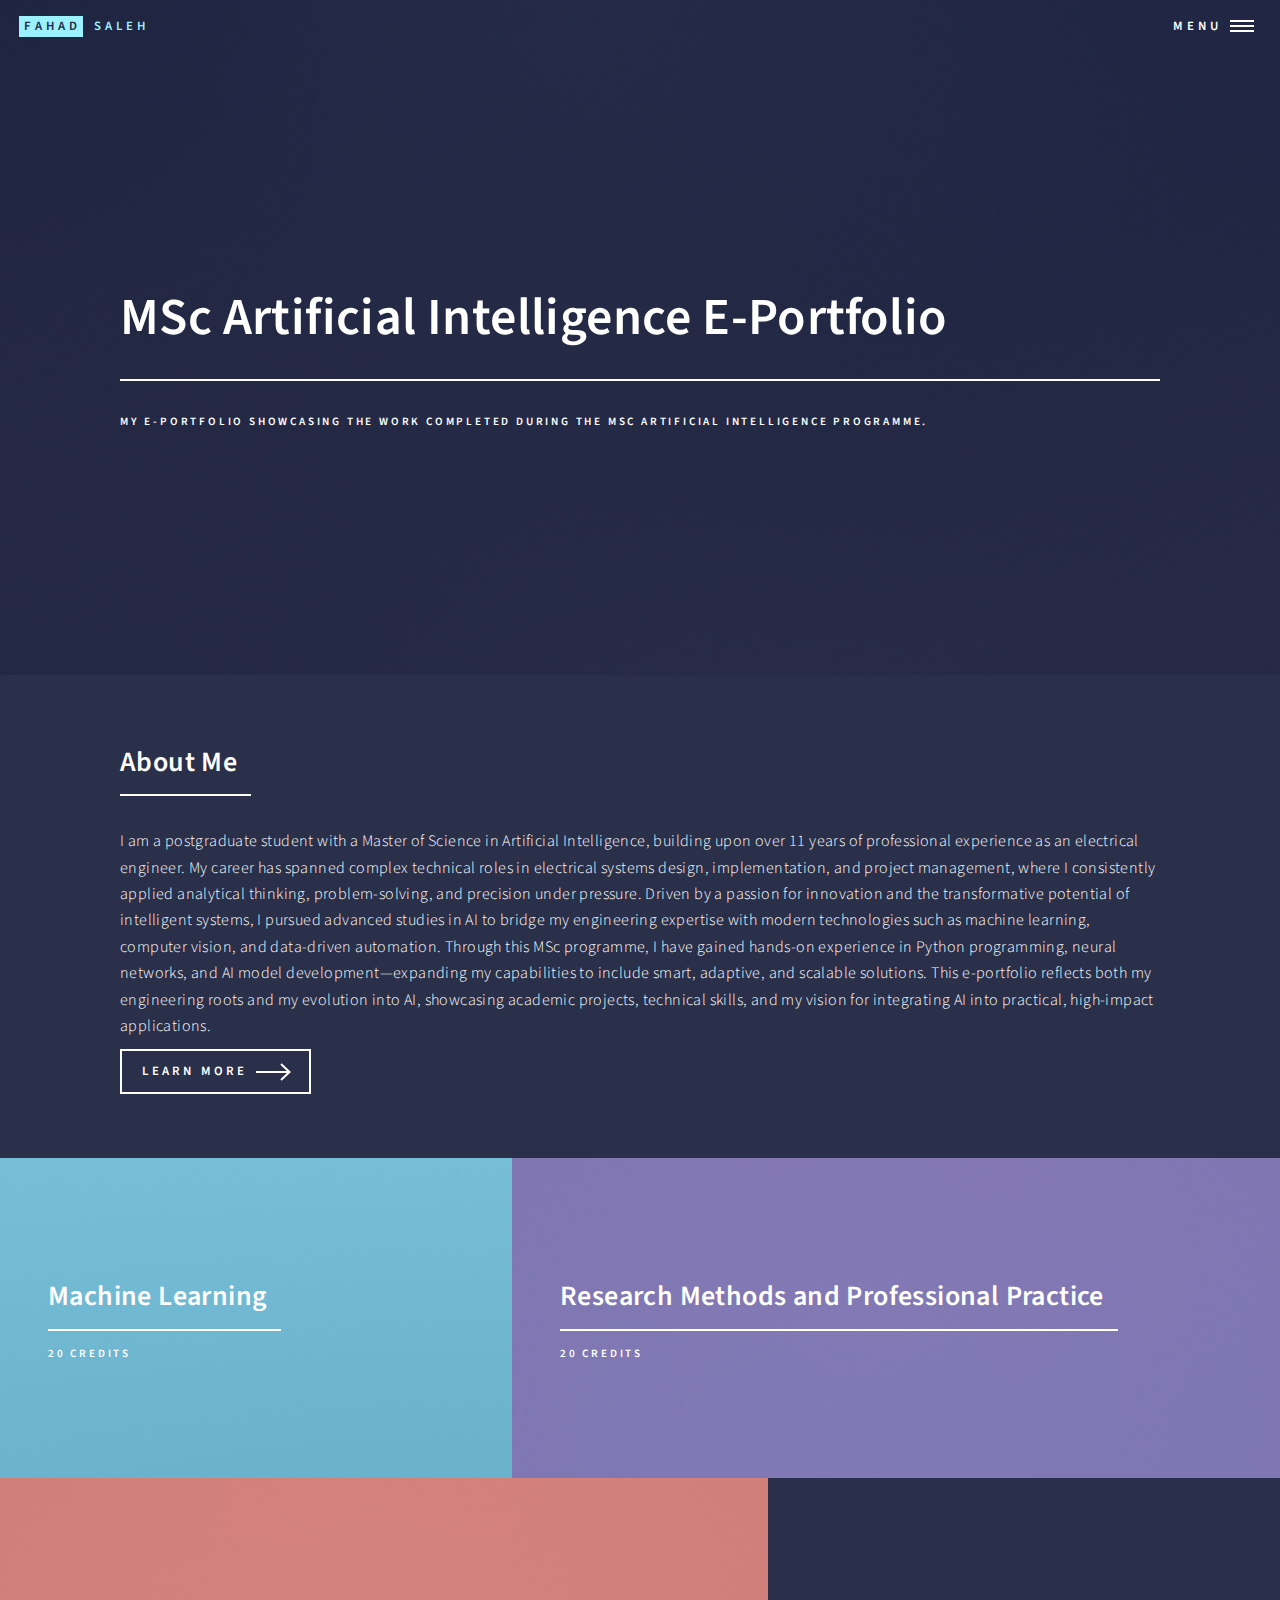
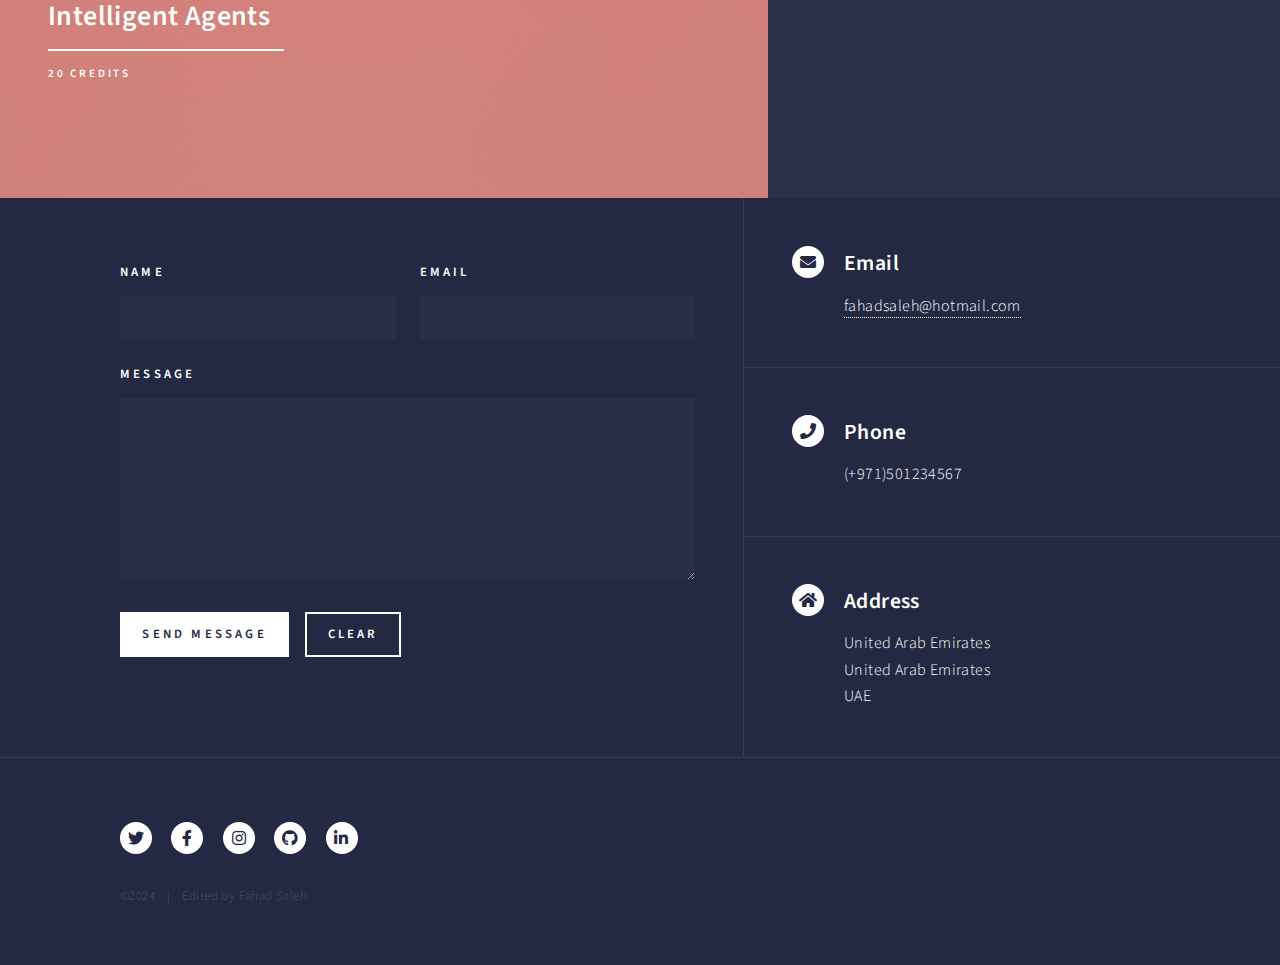
<file: index.html>
<!DOCTYPE HTML>
<!--
	Forty by HTML5 UP
	html5up.net | @ajlkn
	Free for personal and commercial use under the CCA 3.0 license (html5up.net/license)
-->
<html>
	<head>
		<title>FAHAD SALEH</title>
		<meta charset="utf-8" />
		<meta name="viewport" content="width=device-width, initial-scale=1, user-scalable=no" />
		<link rel="stylesheet" href="assets/css/main.css" />
		<noscript><link rel="stylesheet" href="assets/css/noscript.css" /></noscript>
	</head>
	<body class="is-preload">

		<!-- Wrapper -->
			<div id="wrapper">

				<!-- Header -->
					<header id="header" class="alt">
						<a href="index.html" class="logo"><strong>FAHAD</strong> <span>SALEH</span></a>
						<nav>
							<a href="#menu">Menu</a>
						</nav>
					</header>

				<!-- Menu -->
					<nav id="menu">
						<ul class="links">
							<li><a href="index.html">Home</a></li>
							<li><a href="machine-learning.html">MACHINE LEARNING</a></li>
							<li><a href="research-methods.html">RESEARCH METHODS AND PROFESSIONAL PRACTICE</a></li>
							<li><a href="intelligent-agents.html">Intelligent Agents</a></li>
						</ul>
					</nav>

				<!-- Banner -->
					<section id="banner" class="major">
						<div class="inner">
							<header class="major">
								<h1>MSc Artificial Intelligence E-Portfolio</h1>
							</header>
							<div class="content">
								<p>MY E-PORTFOLIO SHOWCASING THE WORK COMPLETED DURING THE MSC ARTIFICIAL INTELLIGENCE PROGRAMME.</p>
							</div>
						</div>
					</section>

				<!-- Main -->
					<div id="main">

						<!-- ONE -->
						<section id="two">
							<div class="inner">
								<header class="major">
									<h2>About Me</h2>
								</header>
								<p>I am a postgraduate student with a Master of Science in Artificial Intelligence, building upon over 11 years of professional experience as an electrical engineer. My career has spanned complex technical roles in electrical systems design, implementation, and project management, where I consistently applied analytical thinking, problem-solving, and precision under pressure.

Driven by a passion for innovation and the transformative potential of intelligent systems, I pursued advanced studies in AI to bridge my engineering expertise with modern technologies such as machine learning, computer vision, and data-driven automation. Through this MSc programme, I have gained hands-on experience in Python programming, neural networks, and AI model development—expanding my capabilities to include smart, adaptive, and scalable solutions.

This e-portfolio reflects both my engineering roots and my evolution into AI, showcasing academic projects, technical skills, and my vision for integrating AI into practical, high-impact applications.

</p>
								<ul class="actions">
									<li><a href="about_me.html" class="button next">Learn More</a></li>
								</ul>
							</div>
						</section>

						<!-- TWO -->
							<section id="one" class="tiles">
								
								<article>
									<span class="image">
										<img src="images/pic03.jpg" alt="" />
									</span>
									<header class="major">
										<h3><a href="machine-learning.html" class="link">Machine Learning</a></h3>
										<p>20 CREDITS</p>
									</header>
								</article>
								
								<article>
									<span class="image">
										<img src="images/pic06.jpg" alt="" />
									</span>
									<header class="major">
										<h3><a href="research-methods.html" class="link">Research Methods and Professional Practice</a></h3>
										<p>20 CREDITS</p>
									</header>
								</article>


								<article>
									<span class="image">
										<img src="images/pic06.jpg" alt="" />
									</span>
									<header class="major">
										<h3><a href="intelligent-agents.html" class="link">Intelligent Agents</a></h3>
										<p>20 CREDITS</p>
									</header>
								</article>
								
							</section>

					</div>

				<!-- Contact -->
					<section id="contact">
						<div class="inner">
							<section>
								<form method="post" action="#">
									<div class="fields">
										<div class="field half">
											<label for="name">Name</label>
											<input type="text" name="name" id="name" />
										</div>
										<div class="field half">
											<label for="email">Email</label>
											<input type="text" name="email" id="email" />
										</div>
										<div class="field">
											<label for="message">Message</label>
											<textarea name="message" id="message" rows="6"></textarea>
										</div>
									</div>
									<ul class="actions">
										<li><input type="submit" value="Send Message" class="primary" /></li>
										<li><input type="reset" value="Clear" /></li>
									</ul>
								</form>
							</section>
							<section class="split">
								<section>
									<div class="contact-method">
										<span class="icon solid alt fa-envelope"></span>
										<h3>Email</h3>
										<a href="mailto:fahadsaleh@hotmail.com">fahadsaleh@hotmail.com</a>
									</div>
								</section>
								<section>
									<div class="contact-method">
										<span class="icon solid alt fa-phone"></span>
										<h3>Phone</h3>
										<span>(+971)501234567</span>
									</div>
								</section>
								<section>
									<div class="contact-method">
										<span class="icon solid alt fa-home"></span>
										<h3>Address</h3>
										<span>United Arab Emirates<br />
										United Arab Emirates<br />
										UAE</span>
									</div>
								</section>
							</section>
						</div>
					</section>

				<!-- Footer -->
					<footer id="footer">
						<div class="inner">
							<ul class="icons">
								<li><a href="#" class="icon brands alt fa-twitter"><span class="label">Twitter</span></a></li>
								<li><a href="#" class="icon brands alt fa-facebook-f"><span class="label">Facebook</span></a></li>
								<li><a href="#" class="icon brands alt fa-instagram"><span class="label">Instagram</span></a></li>
								<li><a href="#" class="icon brands alt fa-github"><span class="label">GitHub</span></a></li>
								<li><a href="#" class="icon brands alt fa-linkedin-in"><span class="label">LinkedIn</span></a></li>
							</ul>
							<ul class="copyright">
								<li>&copy;2024</li><li>Edited by Fahad Saleh</li>
							</ul>
						</div>
					</footer>

			</div>

		<!-- Scripts -->
			<script src="assets/js/jquery.min.js"></script>
			<script src="assets/js/jquery.scrolly.min.js"></script>
			<script src="assets/js/jquery.scrollex.min.js"></script>
			<script src="assets/js/browser.min.js"></script>
			<script src="assets/js/breakpoints.min.js"></script>
			<script src="assets/js/util.js"></script>
			<script src="assets/js/main.js"></script>

	</body>
</html>
</file>
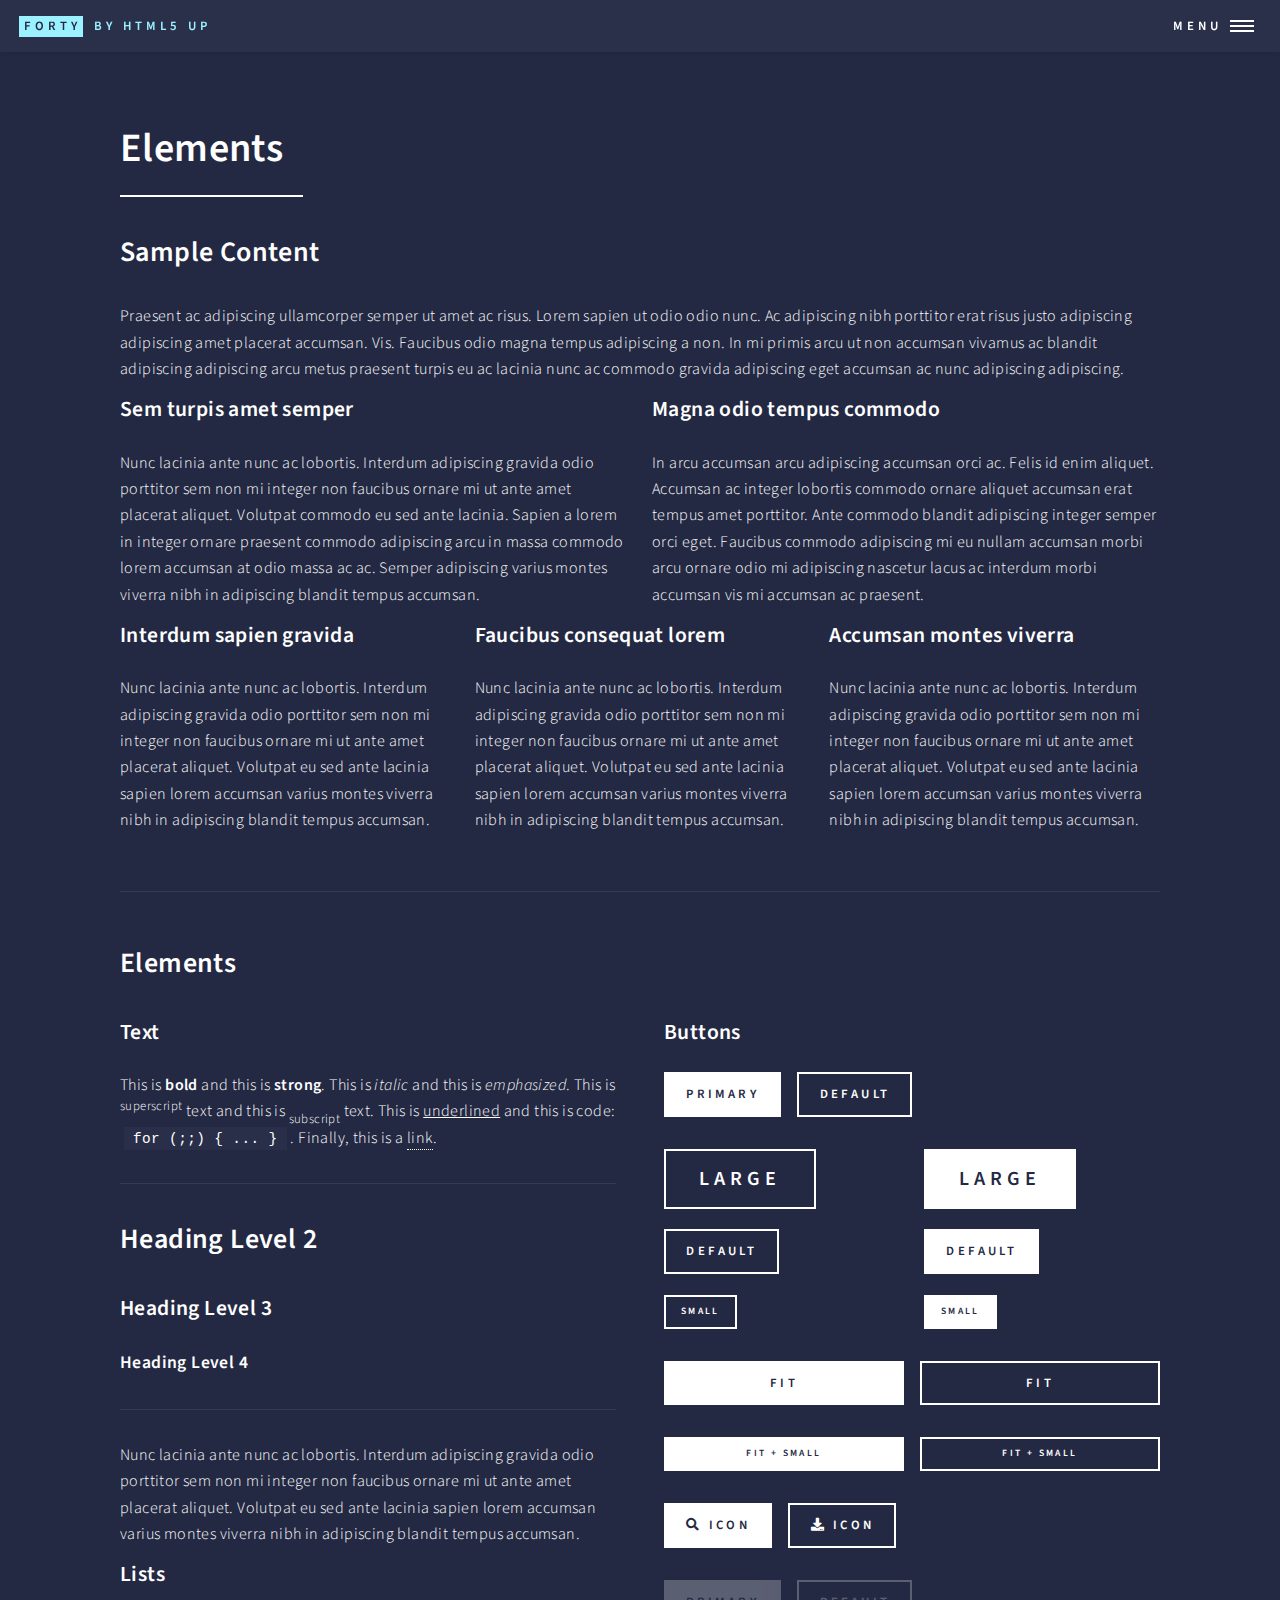
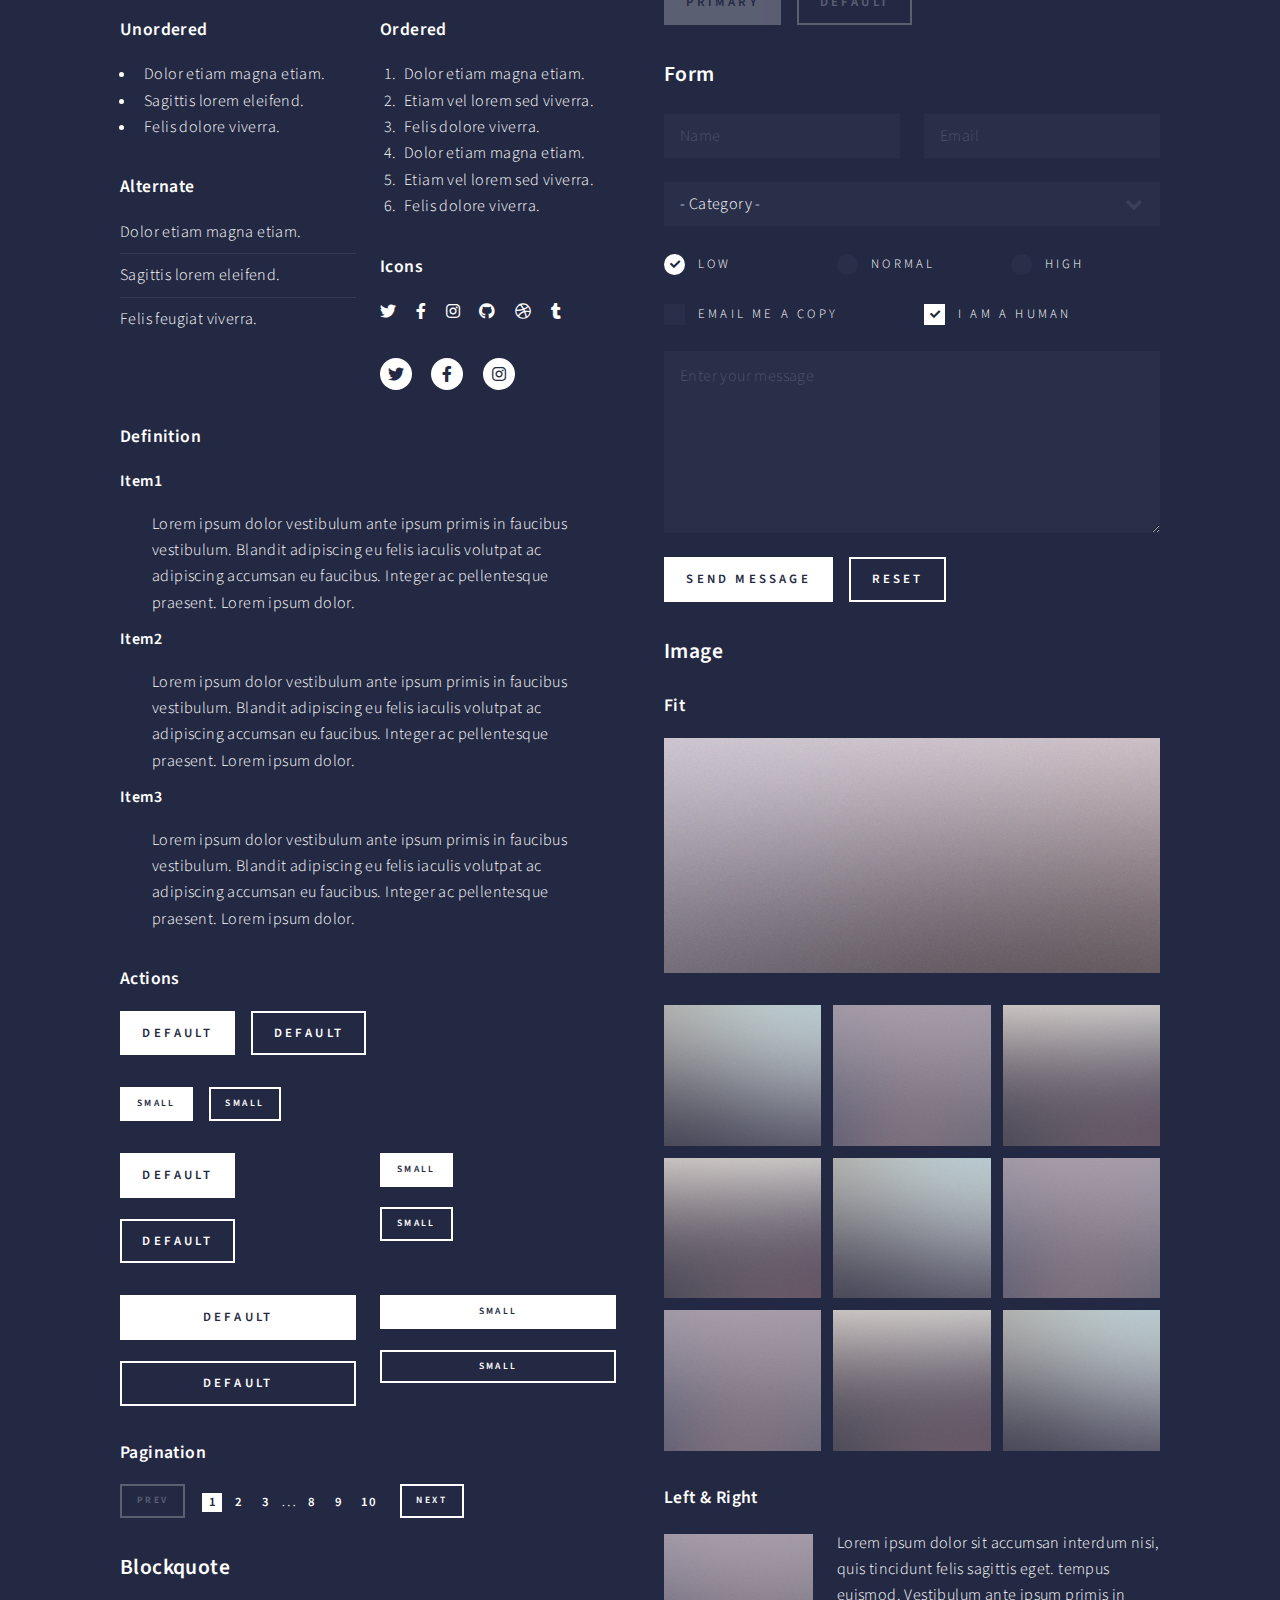
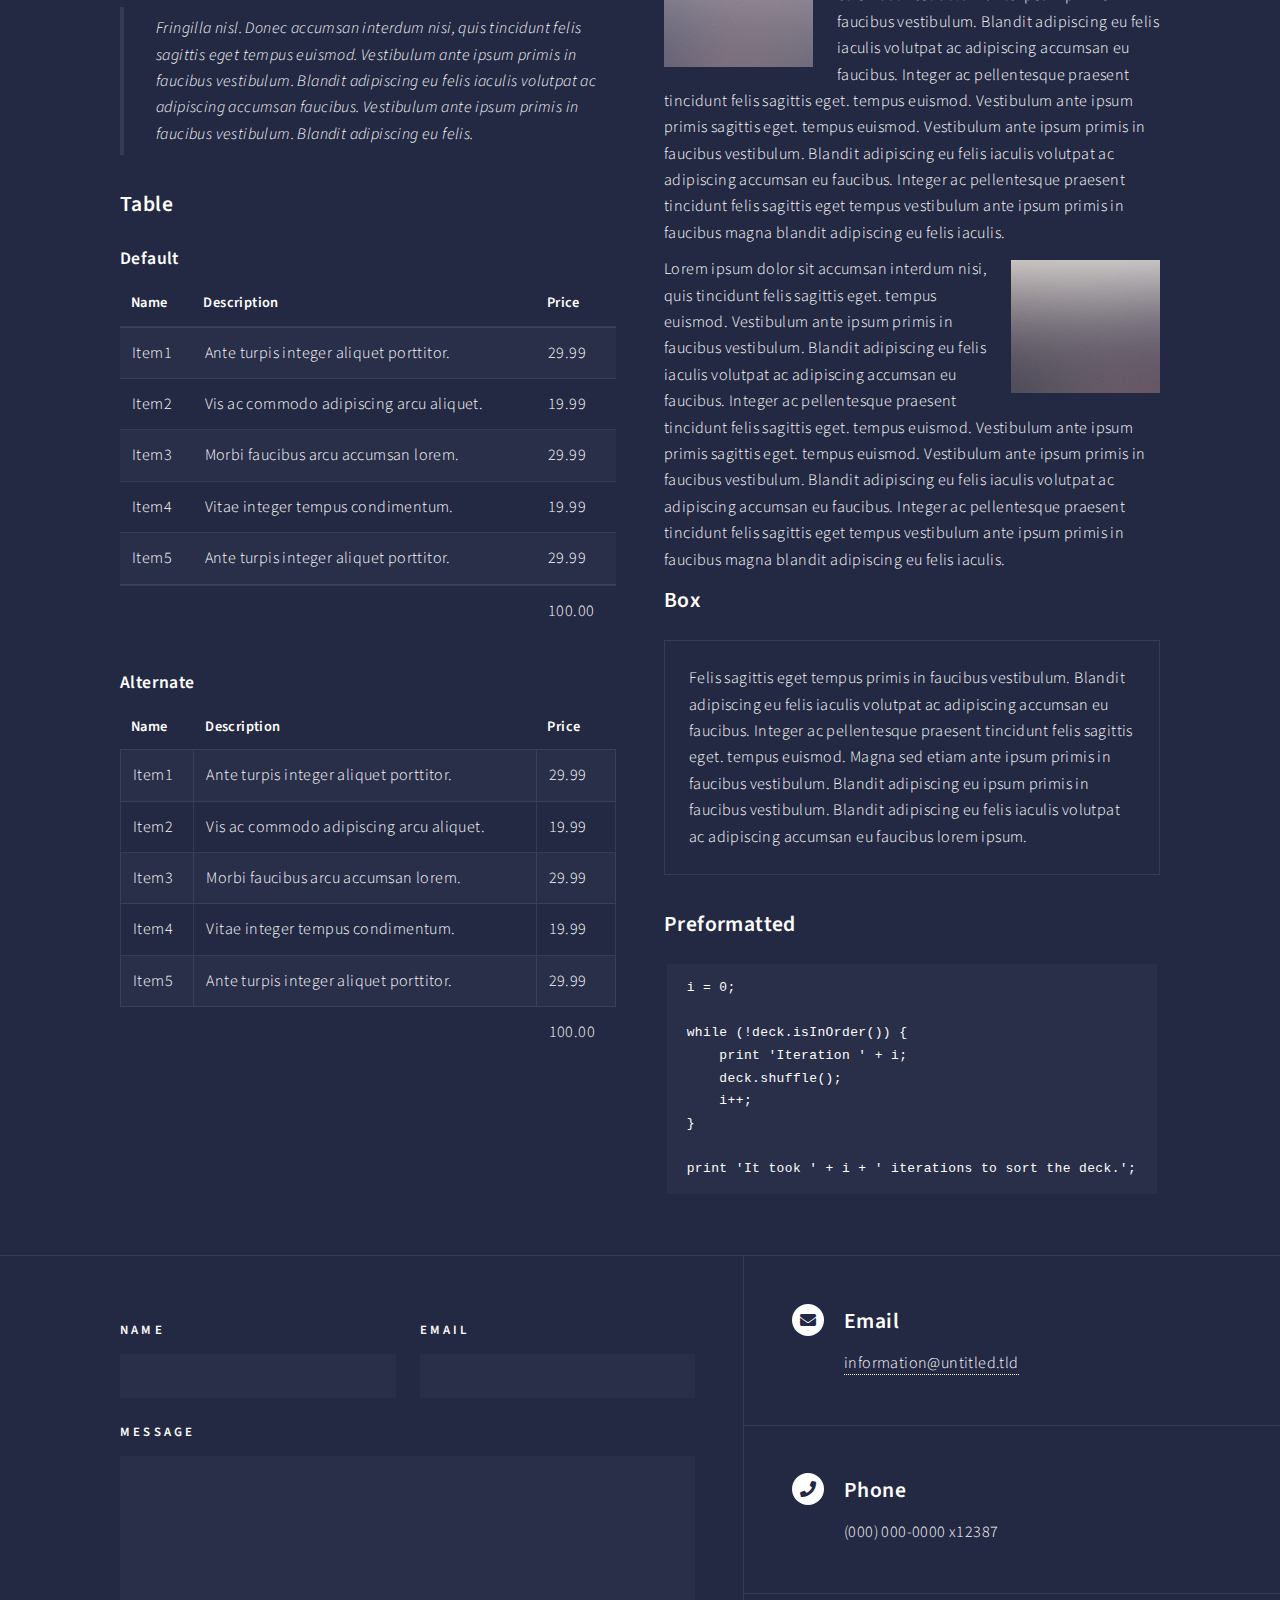
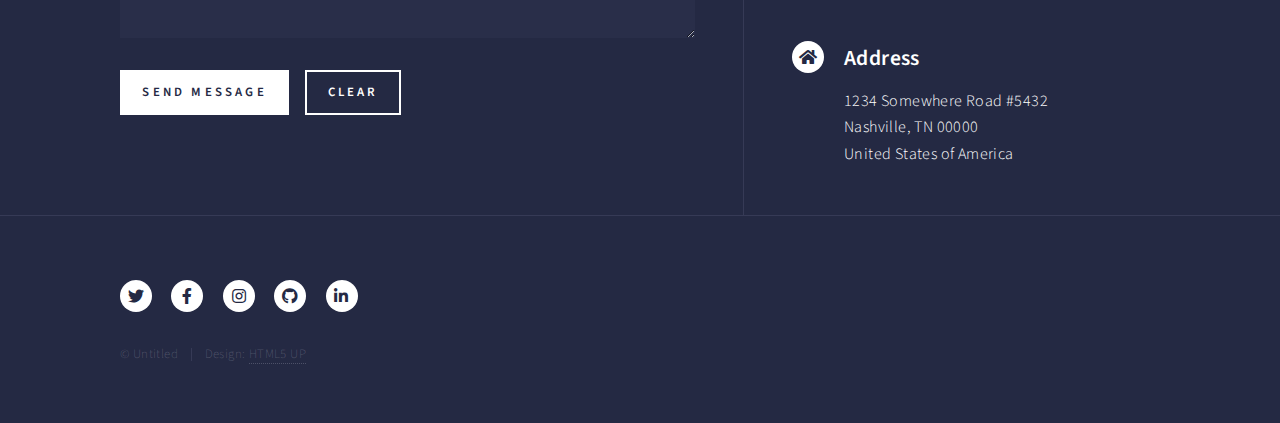
<file: elements.html>
<!DOCTYPE HTML>
<!--
	Forty by HTML5 UP
	html5up.net | @ajlkn
	Free for personal and commercial use under the CCA 3.0 license (html5up.net/license)
-->
<html>
	<head>
		<title>Elements - Forty by HTML5 UP</title>
		<meta charset="utf-8" />
		<meta name="viewport" content="width=device-width, initial-scale=1, user-scalable=no" />
		<link rel="stylesheet" href="assets/css/main.css" />
		<noscript><link rel="stylesheet" href="assets/css/noscript.css" /></noscript>
	</head>
	<body class="is-preload">

		<!-- Wrapper -->
			<div id="wrapper">

				<!-- Header -->
					<header id="header">
						<a href="index.html" class="logo"><strong>Forty</strong> <span>by HTML5 UP</span></a>
						<nav>
							<a href="#menu">Menu</a>
						</nav>
					</header>

				<!-- Menu -->
					<nav id="menu">
						<ul class="links">
							<li><a href="index.html">Home</a></li>
							<li><a href="landing.html">Landing</a></li>
							<li><a href="generic.html">Generic</a></li>
							<li><a href="elements.html">Elements</a></li>
						</ul>
						<ul class="actions stacked">
							<li><a href="#" class="button primary fit">Get Started</a></li>
							<li><a href="#" class="button fit">Log In</a></li>
						</ul>
					</nav>

				<!-- Main -->
					<div id="main" class="alt">

						<!-- One -->
							<section id="one">
								<div class="inner">
									<header class="major">
										<h1>Elements</h1>
									</header>

									<!-- Content -->
										<h2 id="content">Sample Content</h2>
										<p>Praesent ac adipiscing ullamcorper semper ut amet ac risus. Lorem sapien ut odio odio nunc. Ac adipiscing nibh porttitor erat risus justo adipiscing adipiscing amet placerat accumsan. Vis. Faucibus odio magna tempus adipiscing a non. In mi primis arcu ut non accumsan vivamus ac blandit adipiscing adipiscing arcu metus praesent turpis eu ac lacinia nunc ac commodo gravida adipiscing eget accumsan ac nunc adipiscing adipiscing.</p>
										<div class="row">
											<div class="col-6 col-12-small">
												<h3>Sem turpis amet semper</h3>
												<p>Nunc lacinia ante nunc ac lobortis. Interdum adipiscing gravida odio porttitor sem non mi integer non faucibus ornare mi ut ante amet placerat aliquet. Volutpat commodo eu sed ante lacinia. Sapien a lorem in integer ornare praesent commodo adipiscing arcu in massa commodo lorem accumsan at odio massa ac ac. Semper adipiscing varius montes viverra nibh in adipiscing blandit tempus accumsan.</p>
											</div>
											<div class="col-6 col-12-small">
												<h3>Magna odio tempus commodo</h3>
												<p>In arcu accumsan arcu adipiscing accumsan orci ac. Felis id enim aliquet. Accumsan ac integer lobortis commodo ornare aliquet accumsan erat tempus amet porttitor. Ante commodo blandit adipiscing integer semper orci eget. Faucibus commodo adipiscing mi eu nullam accumsan morbi arcu ornare odio mi adipiscing nascetur lacus ac interdum morbi accumsan vis mi accumsan ac praesent.</p>
											</div>
											<!-- Break -->
											<div class="col-4 col-12-medium">
												<h3>Interdum sapien gravida</h3>
												<p>Nunc lacinia ante nunc ac lobortis. Interdum adipiscing gravida odio porttitor sem non mi integer non faucibus ornare mi ut ante amet placerat aliquet. Volutpat eu sed ante lacinia sapien lorem accumsan varius montes viverra nibh in adipiscing blandit tempus accumsan.</p>
											</div>
											<div class="col-4 col-12-medium">
												<h3>Faucibus consequat lorem</h3>
												<p>Nunc lacinia ante nunc ac lobortis. Interdum adipiscing gravida odio porttitor sem non mi integer non faucibus ornare mi ut ante amet placerat aliquet. Volutpat eu sed ante lacinia sapien lorem accumsan varius montes viverra nibh in adipiscing blandit tempus accumsan.</p>
											</div>
											<div class="col-4 col-12-medium">
												<h3>Accumsan montes viverra</h3>
												<p>Nunc lacinia ante nunc ac lobortis. Interdum adipiscing gravida odio porttitor sem non mi integer non faucibus ornare mi ut ante amet placerat aliquet. Volutpat eu sed ante lacinia sapien lorem accumsan varius montes viverra nibh in adipiscing blandit tempus accumsan.</p>
											</div>
										</div>

									<hr class="major" />

									<!-- Elements -->
										<h2 id="elements">Elements</h2>
										<div class="row gtr-200">
											<div class="col-6 col-12-medium">

												<!-- Text stuff -->
													<h3>Text</h3>
													<p>This is <b>bold</b> and this is <strong>strong</strong>. This is <i>italic</i> and this is <em>emphasized</em>.
													This is <sup>superscript</sup> text and this is <sub>subscript</sub> text.
													This is <u>underlined</u> and this is code: <code>for (;;) { ... }</code>.
													Finally, this is a <a href="#">link</a>.</p>
													<hr />
													<h2>Heading Level 2</h2>
													<h3>Heading Level 3</h3>
													<h4>Heading Level 4</h4>
													<hr />
													<p>Nunc lacinia ante nunc ac lobortis. Interdum adipiscing gravida odio porttitor sem non mi integer non faucibus ornare mi ut ante amet placerat aliquet. Volutpat eu sed ante lacinia sapien lorem accumsan varius montes viverra nibh in adipiscing blandit tempus accumsan.</p>

												<!-- Lists -->
													<h3>Lists</h3>
													<div class="row">
														<div class="col-6 col-12-small">

															<h4>Unordered</h4>
															<ul>
																<li>Dolor etiam magna etiam.</li>
																<li>Sagittis lorem eleifend.</li>
																<li>Felis dolore viverra.</li>
															</ul>

															<h4>Alternate</h4>
															<ul class="alt">
																<li>Dolor etiam magna etiam.</li>
																<li>Sagittis lorem eleifend.</li>
																<li>Felis feugiat viverra.</li>
															</ul>

														</div>
														<div class="col-6 col-12-small">

															<h4>Ordered</h4>
															<ol>
																<li>Dolor etiam magna etiam.</li>
																<li>Etiam vel lorem sed viverra.</li>
																<li>Felis dolore viverra.</li>
																<li>Dolor etiam magna etiam.</li>
																<li>Etiam vel lorem sed viverra.</li>
																<li>Felis dolore viverra.</li>
															</ol>

															<h4>Icons</h4>
															<ul class="icons">
																<li><a href="#" class="icon brands fa-twitter"><span class="label">Twitter</span></a></li>
																<li><a href="#" class="icon brands fa-facebook-f"><span class="label">Facebook</span></a></li>
																<li><a href="#" class="icon brands fa-instagram"><span class="label">Instagram</span></a></li>
																<li><a href="#" class="icon brands fa-github"><span class="label">Github</span></a></li>
																<li><a href="#" class="icon brands fa-dribbble"><span class="label">Dribbble</span></a></li>
																<li><a href="#" class="icon brands fa-tumblr"><span class="label">Tumblr</span></a></li>
															</ul>
															<ul class="icons">
																<li><a href="#" class="icon brands alt fa-twitter"><span class="label">Twitter</span></a></li>
																<li><a href="#" class="icon brands alt fa-facebook-f"><span class="label">Facebook</span></a></li>
																<li><a href="#" class="icon brands alt fa-instagram"><span class="label">Instagram</span></a></li>
															</ul>

														</div>
													</div>
													<h4>Definition</h4>
													<dl>
														<dt>Item1</dt>
														<dd>
															<p>Lorem ipsum dolor vestibulum ante ipsum primis in faucibus vestibulum. Blandit adipiscing eu felis iaculis volutpat ac adipiscing accumsan eu faucibus. Integer ac pellentesque praesent. Lorem ipsum dolor.</p>
														</dd>
														<dt>Item2</dt>
														<dd>
															<p>Lorem ipsum dolor vestibulum ante ipsum primis in faucibus vestibulum. Blandit adipiscing eu felis iaculis volutpat ac adipiscing accumsan eu faucibus. Integer ac pellentesque praesent. Lorem ipsum dolor.</p>
														</dd>
														<dt>Item3</dt>
														<dd>
															<p>Lorem ipsum dolor vestibulum ante ipsum primis in faucibus vestibulum. Blandit adipiscing eu felis iaculis volutpat ac adipiscing accumsan eu faucibus. Integer ac pellentesque praesent. Lorem ipsum dolor.</p>
														</dd>
													</dl>

													<h4>Actions</h4>
													<ul class="actions">
														<li><a href="#" class="button primary">Default</a></li>
														<li><a href="#" class="button">Default</a></li>
													</ul>
													<ul class="actions small">
														<li><a href="#" class="button primary small">Small</a></li>
														<li><a href="#" class="button small">Small</a></li>
													</ul>
													<div class="row">
														<div class="col-6 col-12-small">
															<ul class="actions stacked">
																<li><a href="#" class="button primary">Default</a></li>
																<li><a href="#" class="button">Default</a></li>
															</ul>
														</div>
														<div class="col-6 col-12-small">
															<ul class="actions stacked">
																<li><a href="#" class="button primary small">Small</a></li>
																<li><a href="#" class="button small">Small</a></li>
															</ul>
														</div>
														<div class="col-6 col-12-small">
															<ul class="actions stacked">
																<li><a href="#" class="button primary fit">Default</a></li>
																<li><a href="#" class="button fit">Default</a></li>
															</ul>
														</div>
														<div class="col-6 col-12-small">
															<ul class="actions stacked">
																<li><a href="#" class="button primary small fit">Small</a></li>
																<li><a href="#" class="button small fit">Small</a></li>
															</ul>
														</div>
													</div>

													<h4>Pagination</h4>
													<ul class="pagination">
														<li><span class="button small disabled">Prev</span></li>
														<li><a href="#" class="page active">1</a></li>
														<li><a href="#" class="page">2</a></li>
														<li><a href="#" class="page">3</a></li>
														<li><span>&hellip;</span></li>
														<li><a href="#" class="page">8</a></li>
														<li><a href="#" class="page">9</a></li>
														<li><a href="#" class="page">10</a></li>
														<li><a href="#" class="button small">Next</a></li>
													</ul>

												<!-- Blockquote -->
													<h3>Blockquote</h3>
													<blockquote>Fringilla nisl. Donec accumsan interdum nisi, quis tincidunt felis sagittis eget tempus euismod. Vestibulum ante ipsum primis in faucibus vestibulum. Blandit adipiscing eu felis iaculis volutpat ac adipiscing accumsan faucibus. Vestibulum ante ipsum primis in faucibus vestibulum. Blandit adipiscing eu felis.</blockquote>

												<!-- Table -->
													<h3>Table</h3>

													<h4>Default</h4>
													<div class="table-wrapper">
														<table>
															<thead>
																<tr>
																	<th>Name</th>
																	<th>Description</th>
																	<th>Price</th>
																</tr>
															</thead>
															<tbody>
																<tr>
																	<td>Item1</td>
																	<td>Ante turpis integer aliquet porttitor.</td>
																	<td>29.99</td>
																</tr>
																<tr>
																	<td>Item2</td>
																	<td>Vis ac commodo adipiscing arcu aliquet.</td>
																	<td>19.99</td>
																</tr>
																<tr>
																	<td>Item3</td>
																	<td> Morbi faucibus arcu accumsan lorem.</td>
																	<td>29.99</td>
																</tr>
																<tr>
																	<td>Item4</td>
																	<td>Vitae integer tempus condimentum.</td>
																	<td>19.99</td>
																</tr>
																<tr>
																	<td>Item5</td>
																	<td>Ante turpis integer aliquet porttitor.</td>
																	<td>29.99</td>
																</tr>
															</tbody>
															<tfoot>
																<tr>
																	<td colspan="2"></td>
																	<td>100.00</td>
																</tr>
															</tfoot>
														</table>
													</div>

													<h4>Alternate</h4>
													<div class="table-wrapper">
														<table class="alt">
															<thead>
																<tr>
																	<th>Name</th>
																	<th>Description</th>
																	<th>Price</th>
																</tr>
															</thead>
															<tbody>
																<tr>
																	<td>Item1</td>
																	<td>Ante turpis integer aliquet porttitor.</td>
																	<td>29.99</td>
																</tr>
																<tr>
																	<td>Item2</td>
																	<td>Vis ac commodo adipiscing arcu aliquet.</td>
																	<td>19.99</td>
																</tr>
																<tr>
																	<td>Item3</td>
																	<td> Morbi faucibus arcu accumsan lorem.</td>
																	<td>29.99</td>
																</tr>
																<tr>
																	<td>Item4</td>
																	<td>Vitae integer tempus condimentum.</td>
																	<td>19.99</td>
																</tr>
																<tr>
																	<td>Item5</td>
																	<td>Ante turpis integer aliquet porttitor.</td>
																	<td>29.99</td>
																</tr>
															</tbody>
															<tfoot>
																<tr>
																	<td colspan="2"></td>
																	<td>100.00</td>
																</tr>
															</tfoot>
														</table>
													</div>

											</div>
											<div class="col-6 col-12-medium">

												<!-- Buttons -->
													<h3>Buttons</h3>
													<ul class="actions">
														<li><a href="#" class="button primary">Primary</a></li>
														<li><a href="#" class="button">Default</a></li>
													</ul>
													<div class="row">
														<div class="col-6 col-12-xsmall">
															<ul class="actions stacked">
																<li><a href="#" class="button large">Large</a></li>
																<li><a href="#" class="button">Default</a></li>
																<li><a href="#" class="button small">Small</a></li>
															</ul>
														</div>
														<div class="col-6 col-12-xsmall">
															<ul class="actions stacked">
																<li><a href="#" class="button primary large">Large</a></li>
																<li><a href="#" class="button primary">Default</a></li>
																<li><a href="#" class="button primary small">Small</a></li>
															</ul>
														</div>
													</div>
													<ul class="actions fit">
														<li><a href="#" class="button primary fit">Fit</a></li>
														<li><a href="#" class="button fit">Fit</a></li>
													</ul>
													<ul class="actions fit small">
														<li><a href="#" class="button primary fit small">Fit + Small</a></li>
														<li><a href="#" class="button fit small">Fit + Small</a></li>
													</ul>
													<ul class="actions">
														<li><a href="#" class="button primary icon solid fa-search">Icon</a></li>
														<li><a href="#" class="button icon solid fa-download">Icon</a></li>
													</ul>
													<ul class="actions">
														<li><span class="button primary disabled">Primary</span></li>
														<li><span class="button disabled">Default</span></li>
													</ul>

												<!-- Form -->
													<h3>Form</h3>

													<form method="post" action="#">
														<div class="row gtr-uniform">
															<div class="col-6 col-12-xsmall">
																<input type="text" name="demo-name" id="demo-name" value="" placeholder="Name" />
															</div>
															<div class="col-6 col-12-xsmall">
																<input type="email" name="demo-email" id="demo-email" value="" placeholder="Email" />
															</div>
															<!-- Break -->
															<div class="col-12">
																<select name="demo-category" id="demo-category">
																	<option value="">- Category -</option>
																	<option value="1">Manufacturing</option>
																	<option value="1">Shipping</option>
																	<option value="1">Administration</option>
																	<option value="1">Human Resources</option>
																</select>
															</div>
															<!-- Break -->
															<div class="col-4 col-12-small">
																<input type="radio" id="demo-priority-low" name="demo-priority" checked>
																<label for="demo-priority-low">Low</label>
															</div>
															<div class="col-4 col-12-small">
																<input type="radio" id="demo-priority-normal" name="demo-priority">
																<label for="demo-priority-normal">Normal</label>
															</div>
															<div class="col-4 col-12-small">
																<input type="radio" id="demo-priority-high" name="demo-priority">
																<label for="demo-priority-high">High</label>
															</div>
															<!-- Break -->
															<div class="col-6 col-12-small">
																<input type="checkbox" id="demo-copy" name="demo-copy">
																<label for="demo-copy">Email me a copy</label>
															</div>
															<div class="col-6 col-12-small">
																<input type="checkbox" id="demo-human" name="demo-human" checked>
																<label for="demo-human">I am a human</label>
															</div>
															<!-- Break -->
															<div class="col-12">
																<textarea name="demo-message" id="demo-message" placeholder="Enter your message" rows="6"></textarea>
															</div>
															<!-- Break -->
															<div class="col-12">
																<ul class="actions">
																	<li><input type="submit" value="Send Message" class="primary" /></li>
																	<li><input type="reset" value="Reset" /></li>
																</ul>
															</div>
														</div>
													</form>

												<!-- Image -->
													<h3>Image</h3>

													<h4>Fit</h4>
													<span class="image fit"><img src="images/pic03.jpg" alt="" /></span>
													<div class="box alt">
														<div class="row gtr-50 gtr-uniform">
															<div class="col-4"><span class="image fit"><img src="images/pic08.jpg" alt="" /></span></div>
															<div class="col-4"><span class="image fit"><img src="images/pic09.jpg" alt="" /></span></div>
															<div class="col-4"><span class="image fit"><img src="images/pic10.jpg" alt="" /></span></div>
															<!-- Break -->
															<div class="col-4"><span class="image fit"><img src="images/pic10.jpg" alt="" /></span></div>
															<div class="col-4"><span class="image fit"><img src="images/pic08.jpg" alt="" /></span></div>
															<div class="col-4"><span class="image fit"><img src="images/pic09.jpg" alt="" /></span></div>
															<!-- Break -->
															<div class="col-4"><span class="image fit"><img src="images/pic09.jpg" alt="" /></span></div>
															<div class="col-4"><span class="image fit"><img src="images/pic10.jpg" alt="" /></span></div>
															<div class="col-4"><span class="image fit"><img src="images/pic08.jpg" alt="" /></span></div>
														</div>
													</div>

													<h4>Left &amp; Right</h4>
													<p><span class="image left"><img src="images/pic09.jpg" alt="" /></span>Lorem ipsum dolor sit accumsan interdum nisi, quis tincidunt felis sagittis eget. tempus euismod. Vestibulum ante ipsum primis in faucibus vestibulum. Blandit adipiscing eu felis iaculis volutpat ac adipiscing accumsan eu faucibus. Integer ac pellentesque praesent tincidunt felis sagittis eget. tempus euismod. Vestibulum ante ipsum primis sagittis eget. tempus euismod. Vestibulum ante ipsum primis in faucibus vestibulum. Blandit adipiscing eu felis iaculis volutpat ac adipiscing accumsan eu faucibus. Integer ac pellentesque praesent tincidunt felis sagittis eget tempus vestibulum ante ipsum primis in faucibus magna blandit adipiscing eu felis iaculis.</p>
													<p><span class="image right"><img src="images/pic10.jpg" alt="" /></span>Lorem ipsum dolor sit accumsan interdum nisi, quis tincidunt felis sagittis eget. tempus euismod. Vestibulum ante ipsum primis in faucibus vestibulum. Blandit adipiscing eu felis iaculis volutpat ac adipiscing accumsan eu faucibus. Integer ac pellentesque praesent tincidunt felis sagittis eget. tempus euismod. Vestibulum ante ipsum primis sagittis eget. tempus euismod. Vestibulum ante ipsum primis in faucibus vestibulum. Blandit adipiscing eu felis iaculis volutpat ac adipiscing accumsan eu faucibus. Integer ac pellentesque praesent tincidunt felis sagittis eget tempus vestibulum ante ipsum primis in faucibus magna blandit adipiscing eu felis iaculis.</p>

												<!-- Box -->
													<h3>Box</h3>
													<div class="box">
														<p>Felis sagittis eget tempus primis in faucibus vestibulum. Blandit adipiscing eu felis iaculis volutpat ac adipiscing accumsan eu faucibus. Integer ac pellentesque praesent tincidunt felis sagittis eget. tempus euismod. Magna sed etiam ante ipsum primis in faucibus vestibulum. Blandit adipiscing eu ipsum primis in faucibus vestibulum. Blandit adipiscing eu felis iaculis volutpat ac adipiscing accumsan eu faucibus lorem ipsum.</p>
													</div>

												<!-- Preformatted Code -->
													<h3>Preformatted</h3>
													<pre><code>i = 0;

while (!deck.isInOrder()) {
    print 'Iteration ' + i;
    deck.shuffle();
    i++;
}

print 'It took ' + i + ' iterations to sort the deck.';
</code></pre>

											</div>
										</div>

								</div>
							</section>

					</div>

				<!-- Contact -->
					<section id="contact">
						<div class="inner">
							<section>
								<form method="post" action="#">
									<div class="fields">
										<div class="field half">
											<label for="name">Name</label>
											<input type="text" name="name" id="name" />
										</div>
										<div class="field half">
											<label for="email">Email</label>
											<input type="text" name="email" id="email" />
										</div>
										<div class="field">
											<label for="message">Message</label>
											<textarea name="message" id="message" rows="6"></textarea>
										</div>
									</div>
									<ul class="actions">
										<li><input type="submit" value="Send Message" class="primary" /></li>
										<li><input type="reset" value="Clear" /></li>
									</ul>
								</form>
							</section>
							<section class="split">
								<section>
									<div class="contact-method">
										<span class="icon solid alt fa-envelope"></span>
										<h3>Email</h3>
										<a href="#">information@untitled.tld</a>
									</div>
								</section>
								<section>
									<div class="contact-method">
										<span class="icon solid alt fa-phone"></span>
										<h3>Phone</h3>
										<span>(000) 000-0000 x12387</span>
									</div>
								</section>
								<section>
									<div class="contact-method">
										<span class="icon solid alt fa-home"></span>
										<h3>Address</h3>
										<span>1234 Somewhere Road #5432<br />
										Nashville, TN 00000<br />
										United States of America</span>
									</div>
								</section>
							</section>
						</div>
					</section>

				<!-- Footer -->
					<footer id="footer">
						<div class="inner">
							<ul class="icons">
								<li><a href="#" class="icon brands alt fa-twitter"><span class="label">Twitter</span></a></li>
								<li><a href="#" class="icon brands alt fa-facebook-f"><span class="label">Facebook</span></a></li>
								<li><a href="#" class="icon brands alt fa-instagram"><span class="label">Instagram</span></a></li>
								<li><a href="#" class="icon brands alt fa-github"><span class="label">GitHub</span></a></li>
								<li><a href="#" class="icon brands alt fa-linkedin-in"><span class="label">LinkedIn</span></a></li>
							</ul>
							<ul class="copyright">
								<li>&copy; Untitled</li><li>Design: <a href="https://html5up.net">HTML5 UP</a></li>
							</ul>
						</div>
					</footer>

			</div>

		<!-- Scripts -->
			<script src="assets/js/jquery.min.js"></script>
			<script src="assets/js/jquery.scrolly.min.js"></script>
			<script src="assets/js/jquery.scrollex.min.js"></script>
			<script src="assets/js/browser.min.js"></script>
			<script src="assets/js/breakpoints.min.js"></script>
			<script src="assets/js/util.js"></script>
			<script src="assets/js/main.js"></script>

	</body>
</html>
</file>
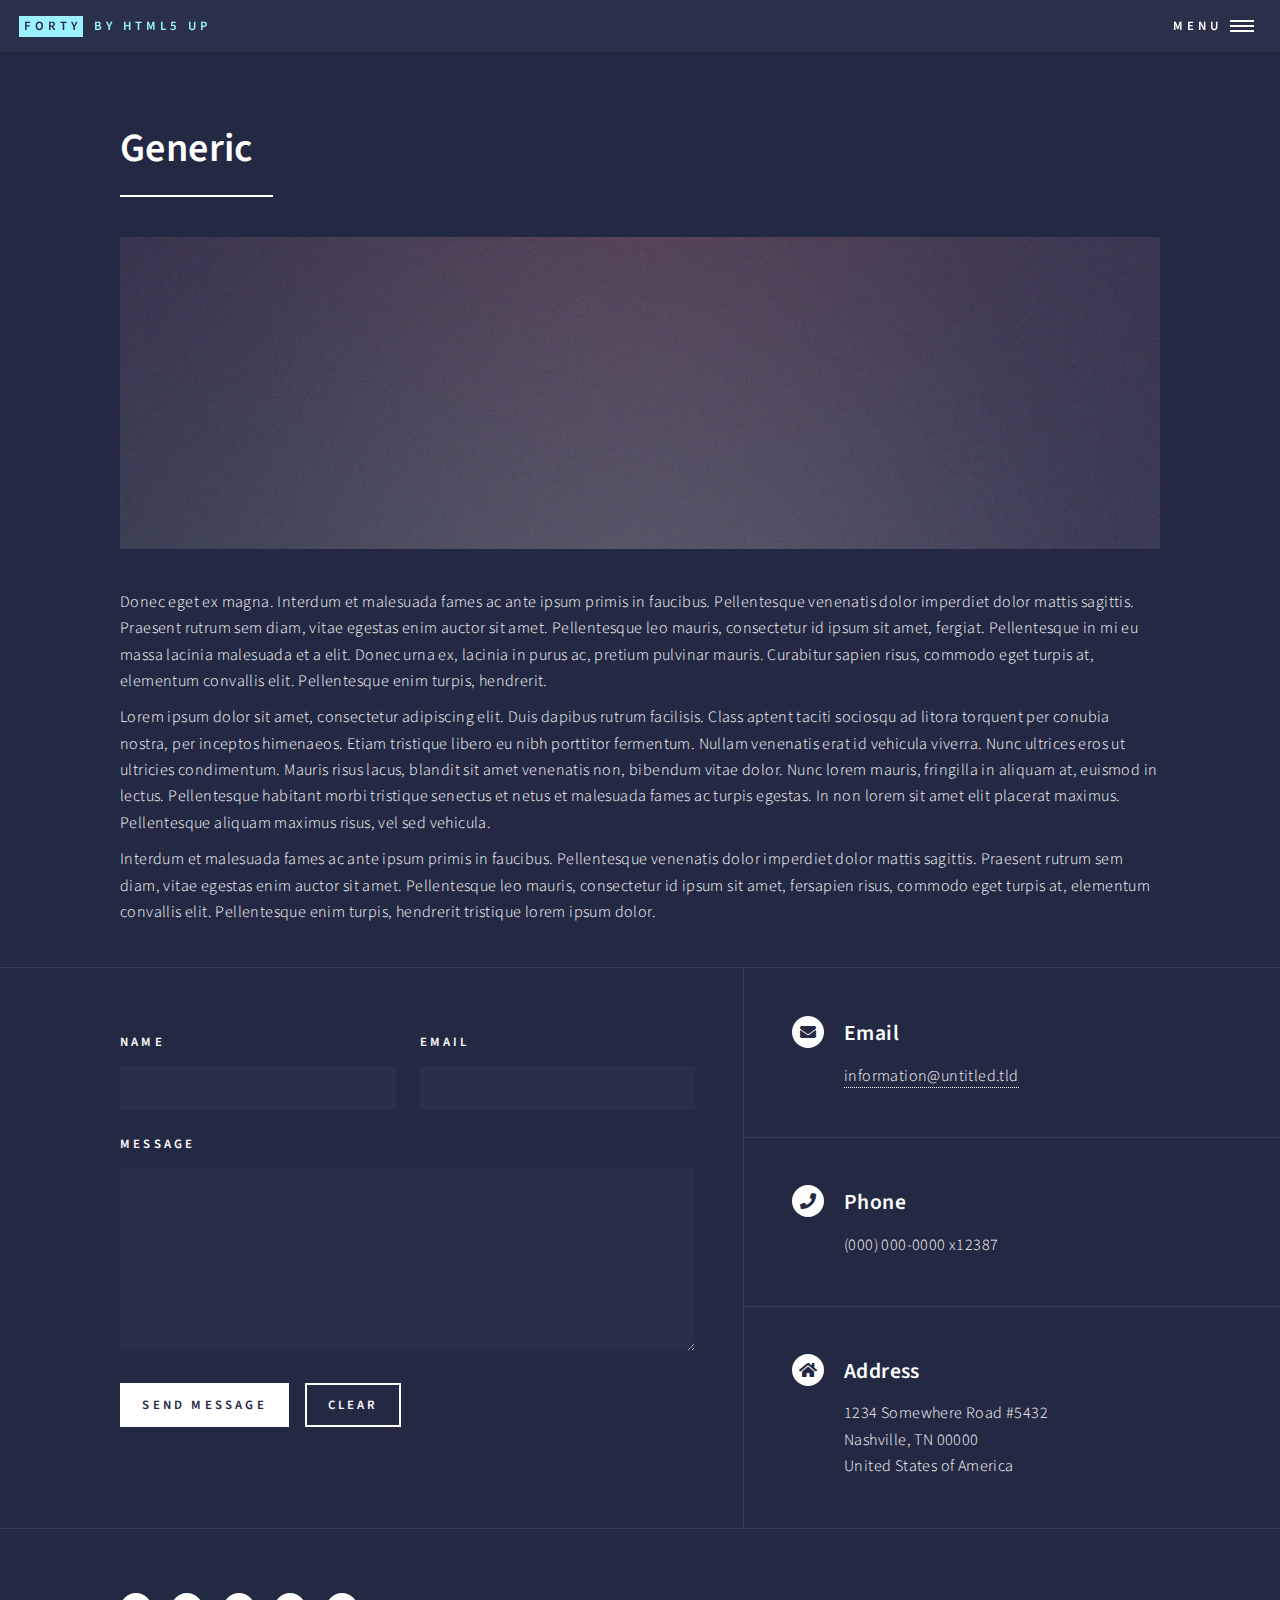
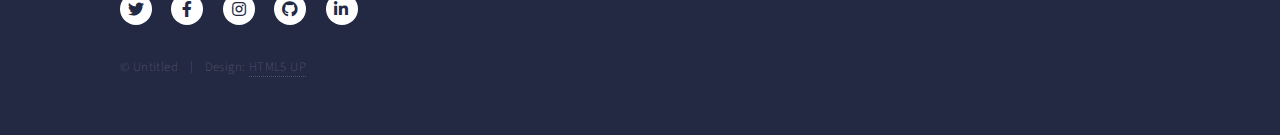
<file: generic.html>
<!DOCTYPE HTML>
<!--
	Forty by HTML5 UP
	html5up.net | @ajlkn
	Free for personal and commercial use under the CCA 3.0 license (html5up.net/license)
-->
<html>
	<head>
		<title>Generic - Forty by HTML5 UP</title>
		<meta charset="utf-8" />
		<meta name="viewport" content="width=device-width, initial-scale=1, user-scalable=no" />
		<link rel="stylesheet" href="assets/css/main.css" />
		<noscript><link rel="stylesheet" href="assets/css/noscript.css" /></noscript>
	</head>
	<body class="is-preload">

		<!-- Wrapper -->
			<div id="wrapper">

				<!-- Header -->
					<header id="header">
						<a href="index.html" class="logo"><strong>Forty</strong> <span>by HTML5 UP</span></a>
						<nav>
							<a href="#menu">Menu</a>
						</nav>
					</header>

				<!-- Menu -->
					<nav id="menu">
						<ul class="links">
							<li><a href="index.html">Home</a></li>
							<li><a href="landing.html">Landing</a></li>
							<li><a href="generic.html">Generic</a></li>
							<li><a href="elements.html">Elements</a></li>
						</ul>
						<ul class="actions stacked">
							<li><a href="#" class="button primary fit">Get Started</a></li>
							<li><a href="#" class="button fit">Log In</a></li>
						</ul>
					</nav>

				<!-- Main -->
					<div id="main" class="alt">

						<!-- One -->
							<section id="one">
								<div class="inner">
									<header class="major">
										<h1>Generic</h1>
									</header>
									<span class="image main"><img src="images/pic11.jpg" alt="" /></span>
									<p>Donec eget ex magna. Interdum et malesuada fames ac ante ipsum primis in faucibus. Pellentesque venenatis dolor imperdiet dolor mattis sagittis. Praesent rutrum sem diam, vitae egestas enim auctor sit amet. Pellentesque leo mauris, consectetur id ipsum sit amet, fergiat. Pellentesque in mi eu massa lacinia malesuada et a elit. Donec urna ex, lacinia in purus ac, pretium pulvinar mauris. Curabitur sapien risus, commodo eget turpis at, elementum convallis elit. Pellentesque enim turpis, hendrerit.</p>
									<p>Lorem ipsum dolor sit amet, consectetur adipiscing elit. Duis dapibus rutrum facilisis. Class aptent taciti sociosqu ad litora torquent per conubia nostra, per inceptos himenaeos. Etiam tristique libero eu nibh porttitor fermentum. Nullam venenatis erat id vehicula viverra. Nunc ultrices eros ut ultricies condimentum. Mauris risus lacus, blandit sit amet venenatis non, bibendum vitae dolor. Nunc lorem mauris, fringilla in aliquam at, euismod in lectus. Pellentesque habitant morbi tristique senectus et netus et malesuada fames ac turpis egestas. In non lorem sit amet elit placerat maximus. Pellentesque aliquam maximus risus, vel sed vehicula.</p>
									<p>Interdum et malesuada fames ac ante ipsum primis in faucibus. Pellentesque venenatis dolor imperdiet dolor mattis sagittis. Praesent rutrum sem diam, vitae egestas enim auctor sit amet. Pellentesque leo mauris, consectetur id ipsum sit amet, fersapien risus, commodo eget turpis at, elementum convallis elit. Pellentesque enim turpis, hendrerit tristique lorem ipsum dolor.</p>
								</div>
							</section>

					</div>

				<!-- Contact -->
					<section id="contact">
						<div class="inner">
							<section>
								<form method="post" action="#">
									<div class="fields">
										<div class="field half">
											<label for="name">Name</label>
											<input type="text" name="name" id="name" />
										</div>
										<div class="field half">
											<label for="email">Email</label>
											<input type="text" name="email" id="email" />
										</div>
										<div class="field">
											<label for="message">Message</label>
											<textarea name="message" id="message" rows="6"></textarea>
										</div>
									</div>
									<ul class="actions">
										<li><input type="submit" value="Send Message" class="primary" /></li>
										<li><input type="reset" value="Clear" /></li>
									</ul>
								</form>
							</section>
							<section class="split">
								<section>
									<div class="contact-method">
										<span class="icon solid alt fa-envelope"></span>
										<h3>Email</h3>
										<a href="#">information@untitled.tld</a>
									</div>
								</section>
								<section>
									<div class="contact-method">
										<span class="icon solid alt fa-phone"></span>
										<h3>Phone</h3>
										<span>(000) 000-0000 x12387</span>
									</div>
								</section>
								<section>
									<div class="contact-method">
										<span class="icon solid alt fa-home"></span>
										<h3>Address</h3>
										<span>1234 Somewhere Road #5432<br />
										Nashville, TN 00000<br />
										United States of America</span>
									</div>
								</section>
							</section>
						</div>
					</section>

				<!-- Footer -->
					<footer id="footer">
						<div class="inner">
							<ul class="icons">
								<li><a href="#" class="icon brands alt fa-twitter"><span class="label">Twitter</span></a></li>
								<li><a href="#" class="icon brands alt fa-facebook-f"><span class="label">Facebook</span></a></li>
								<li><a href="#" class="icon brands alt fa-instagram"><span class="label">Instagram</span></a></li>
								<li><a href="#" class="icon brands alt fa-github"><span class="label">GitHub</span></a></li>
								<li><a href="#" class="icon brands alt fa-linkedin-in"><span class="label">LinkedIn</span></a></li>
							</ul>
							<ul class="copyright">
								<li>&copy; Untitled</li><li>Design: <a href="https://html5up.net">HTML5 UP</a></li>
							</ul>
						</div>
					</footer>

			</div>

		<!-- Scripts -->
			<script src="assets/js/jquery.min.js"></script>
			<script src="assets/js/jquery.scrolly.min.js"></script>
			<script src="assets/js/jquery.scrollex.min.js"></script>
			<script src="assets/js/browser.min.js"></script>
			<script src="assets/js/breakpoints.min.js"></script>
			<script src="assets/js/util.js"></script>
			<script src="assets/js/main.js"></script>

	</body>
</html>
</file>
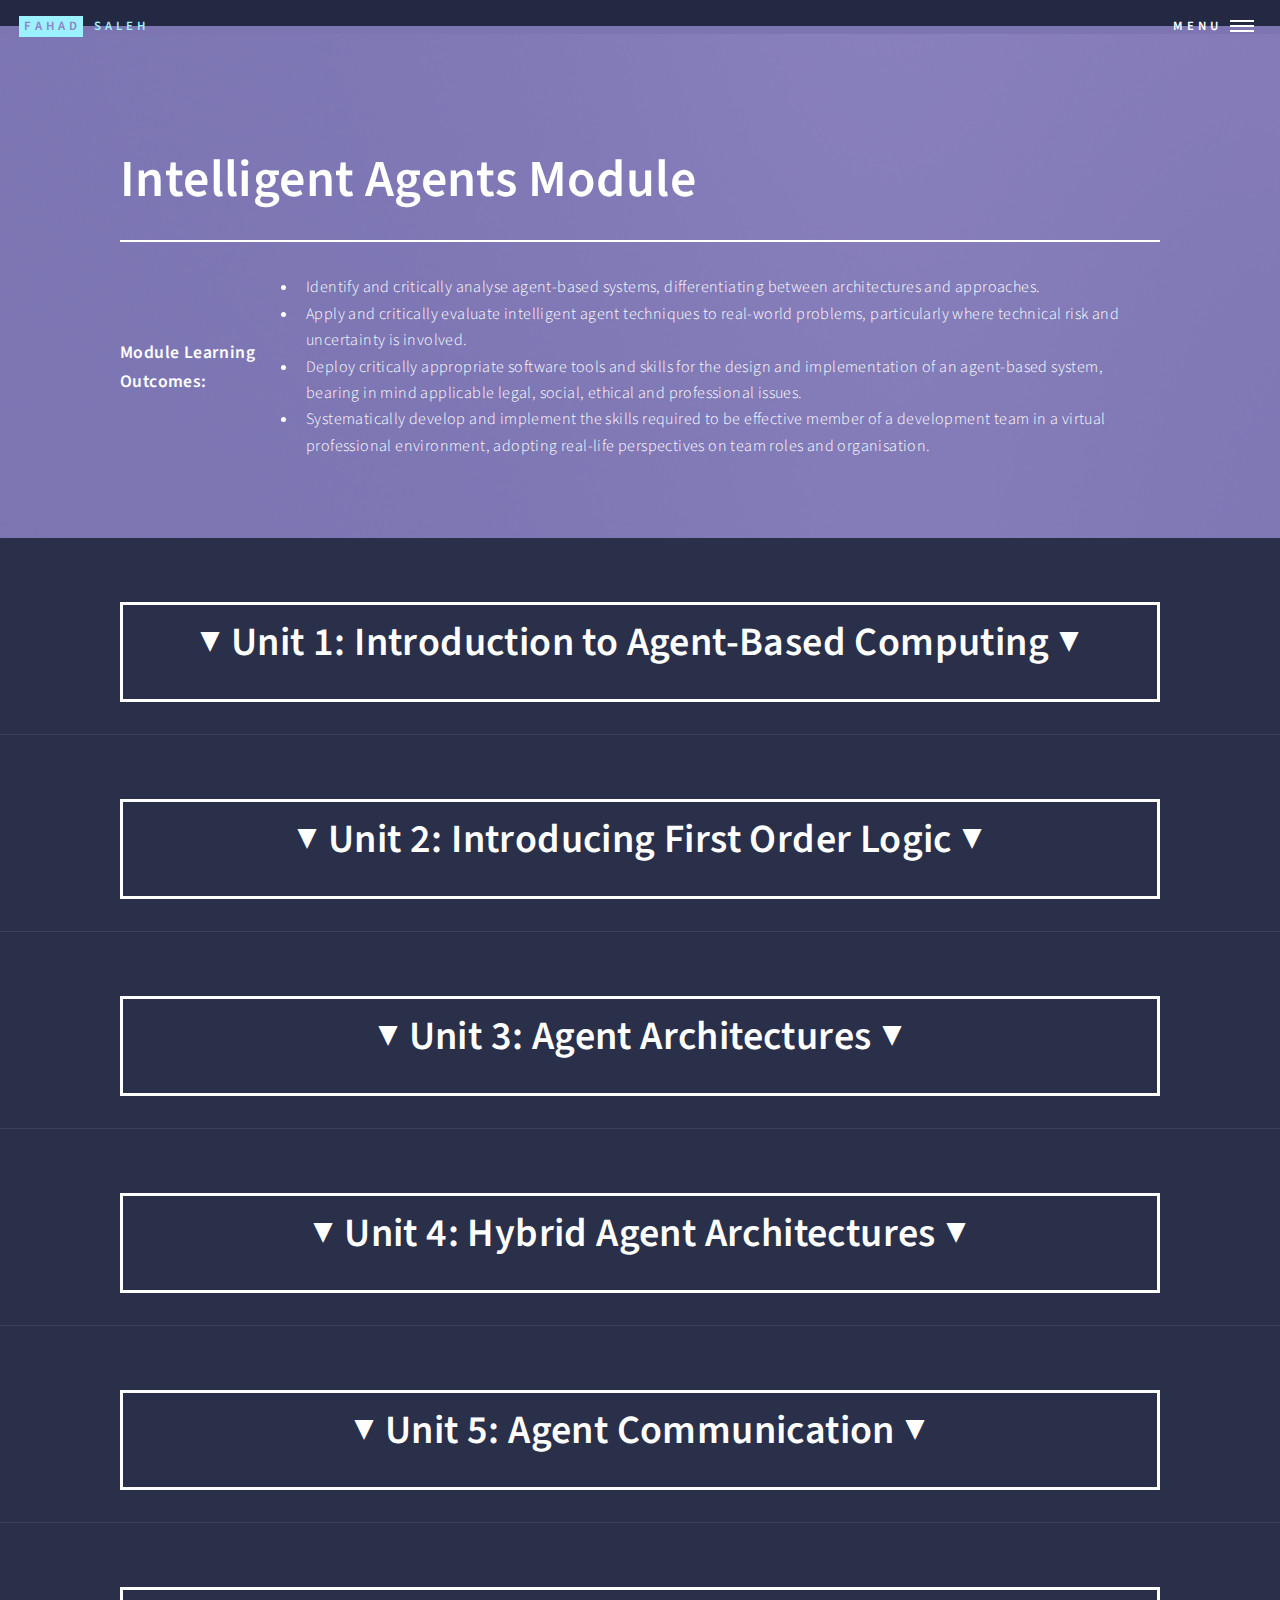
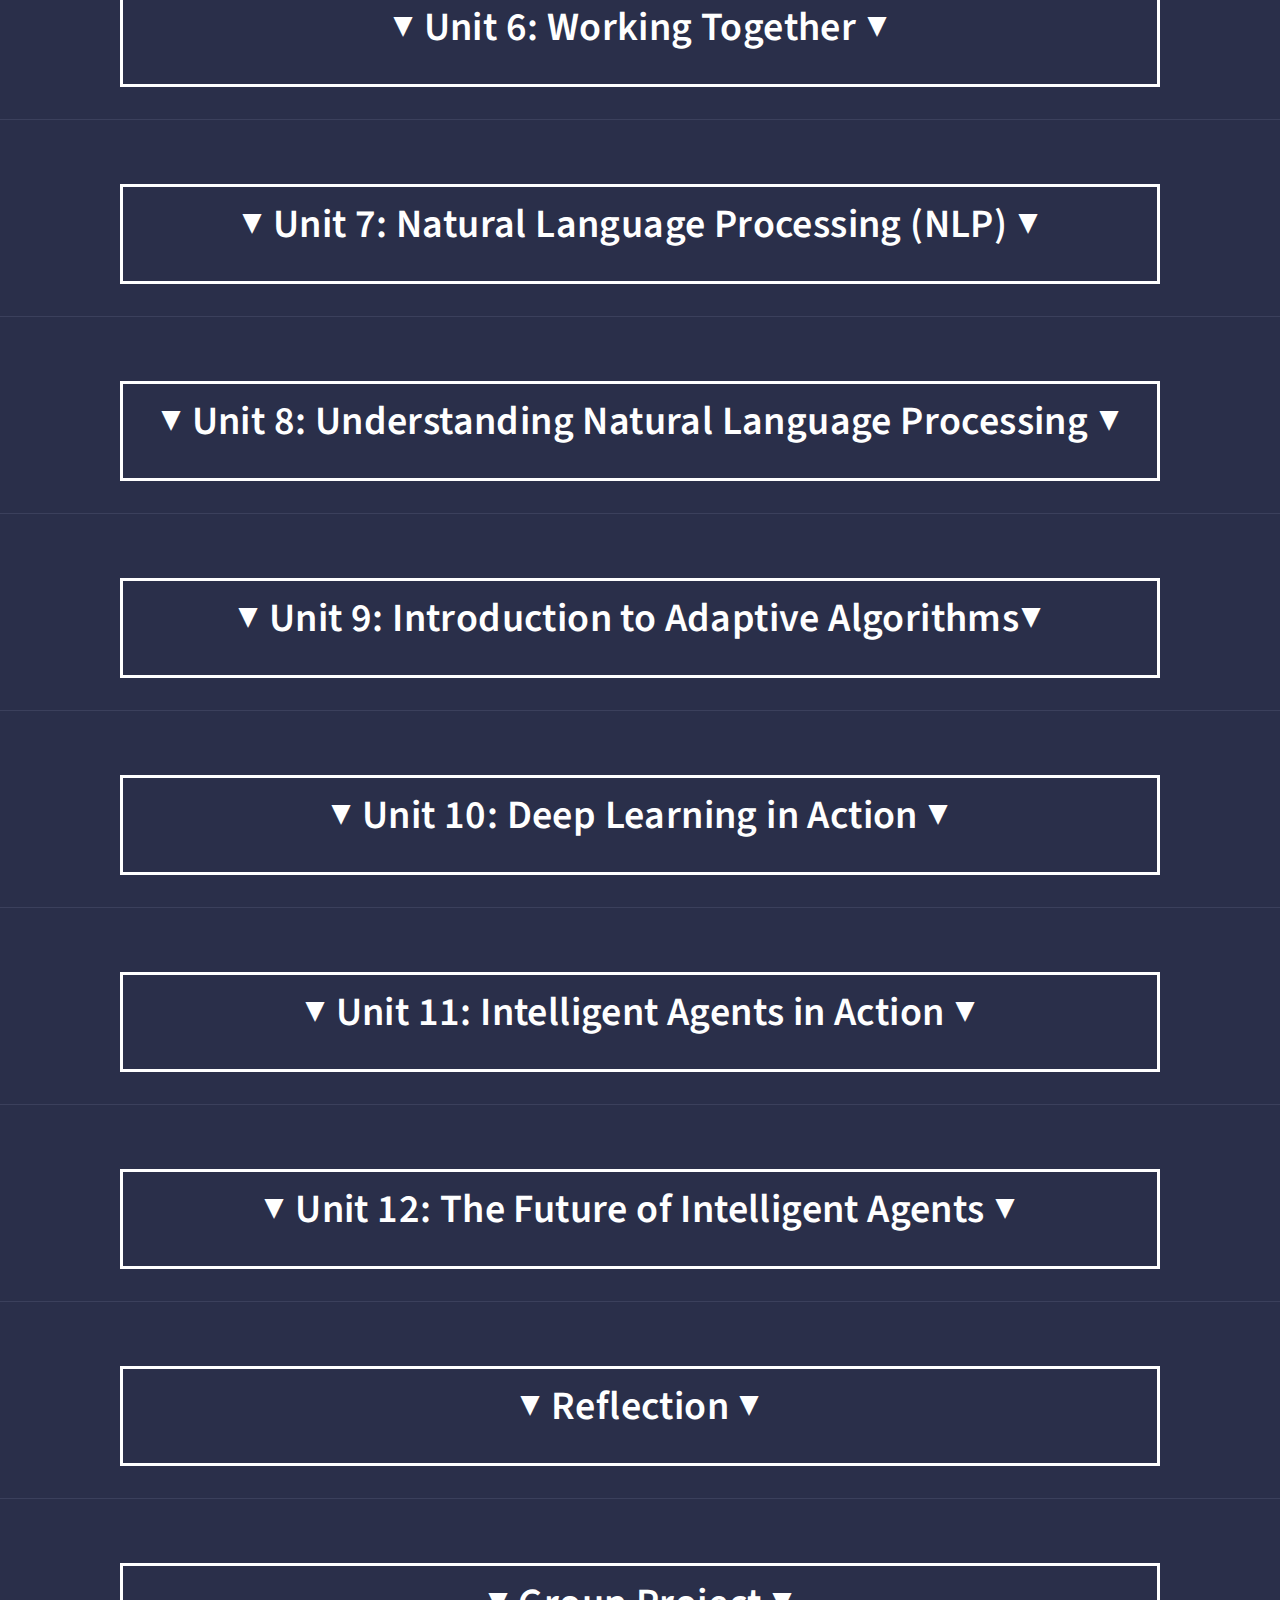
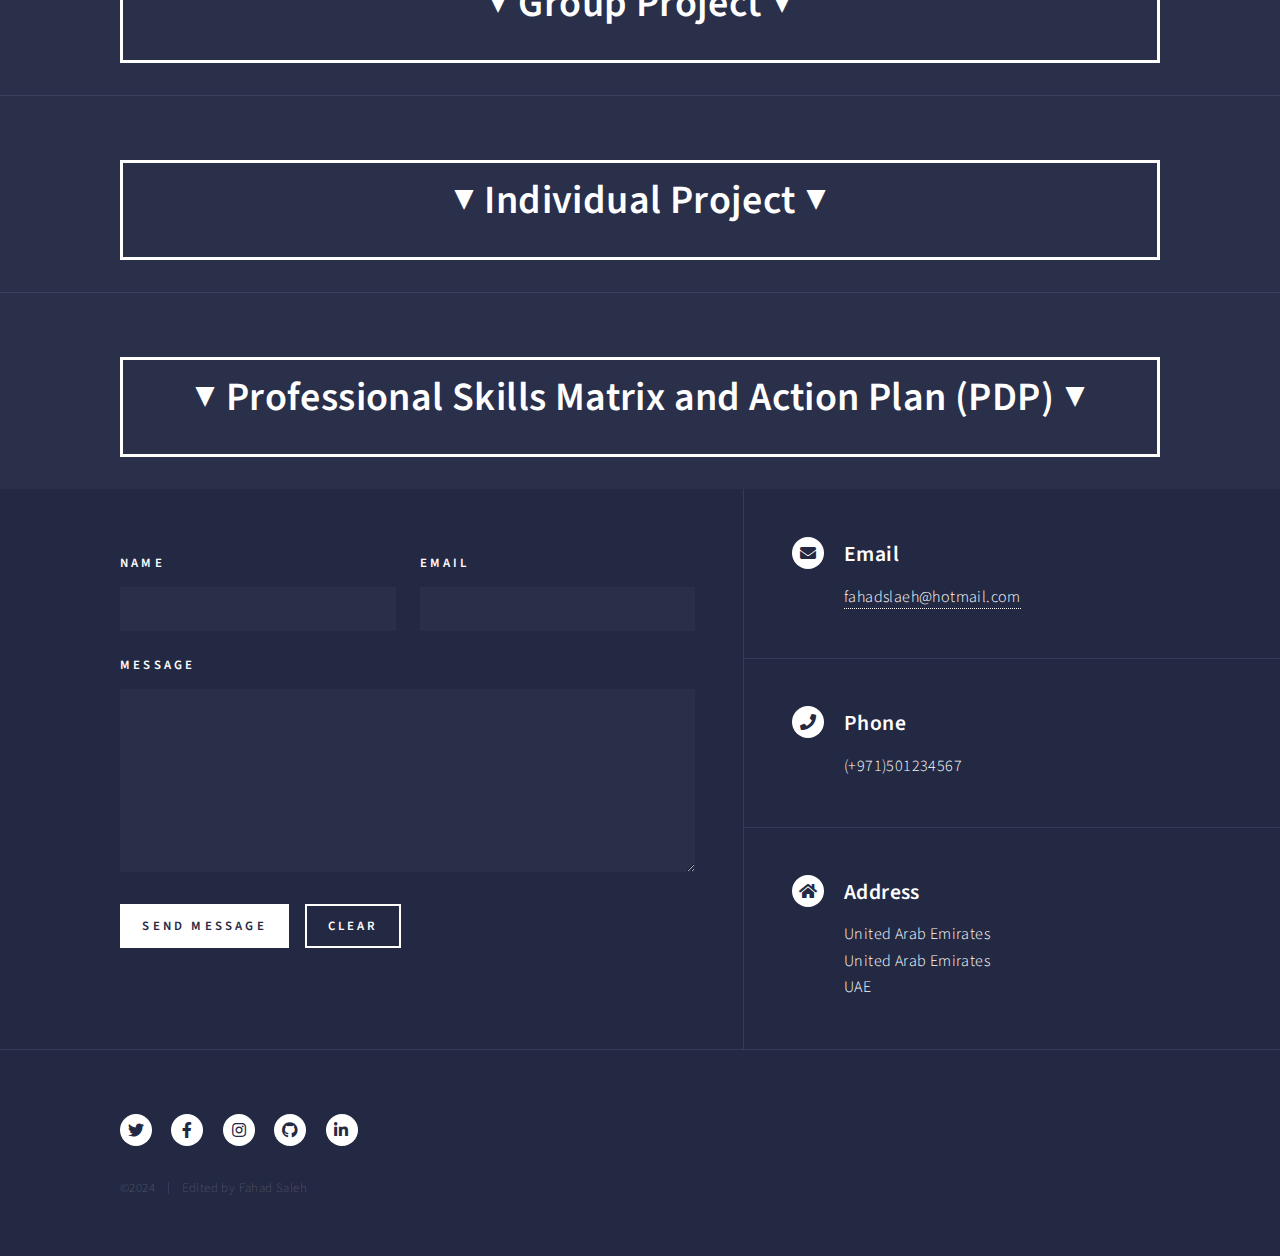
<file: intelligent-agents.html>
<!DOCTYPE HTML>
<!--
	Forty by HTML5 UP
	html5up.net | @ajlkn
	Free for personal and commercial use under the CCA 3.0 license (html5up.net/license)
-->
<html lang="en">
<head>
    <title>Intelligent Agents Module</title>
    <meta charset="utf-8" />
    <meta name="viewport" content="width=device-width, initial-scale=1, user-scalable=no" />
    <link rel="stylesheet" href="assets/css/main.css" />
    <noscript><link rel="stylesheet" href="assets/css/noscript.css" /></noscript>
</head>
<body class="is-preload">

<!-- Wrapper -->
<div id="wrapper">

    <!-- Header -->
    <!-- Note: The "styleN" class below should match that of the banner element. -->
    <header id="header" class="alt style2">
        <a href="index.html" class="logo"><strong>FAHAD</strong> <span>SALEH</span></a>
        <nav>
            <a href="#menu">Menu</a>
        </nav>
    </header>
>
    <!-- Menu -->
    <nav id="menu">
        <ul class="links">
            <li><a href="index.html">Home</a></li>
	    <li><a href="machine-learning.html">MACHINE LEARNING</a></li>
            <li><a href="research-methods.html">RESEARCH METHODS AND PROFESSIONAL PRACTICE</a></li>
            <li><a href="intelligent-agents.html">Intelligent Agents</a></li>
        </ul>
    </nav>

    <!-- Banner -->
    <!-- Note: The "styleN" class below should match that of the header element. -->
    <section id="banner" class="style2">
        <div class="inner">
	<span class="image">
	<img src="images/pic07.jpg" alt="" />
	</span>
            <header class="major">
                <h1>Intelligent Agents Module</h1>
            </header>
            <div class="content">
                <h4>Module Learning Outcomes:</h4>
                <ul>
                    <li>Identify and critically analyse agent-based systems, differentiating between architectures and approaches.</li>
                    <li>Apply and critically evaluate intelligent agent techniques to real-world problems, particularly where technical risk and uncertainty is involved.</li>
                    <li>Deploy critically appropriate software tools and skills for the design and implementation of an agent-based system, bearing in mind applicable legal, social, ethical and professional issues.</li>
                    <li>Systematically develop and implement the skills required to be effective member of a development team in a virtual professional environment, adopting real-life perspectives on team roles and organisation.</li>
                </ul>
            </div>
        </div>
    </section>

    <!-- Main -->
    <div id="main">

        <!-- About Me Section -->

<section id="onee" class="dropdown">
            <div class="inner">
                <header class="tab">
                    <h1><span class="icon">▼</span> Unit 1: Introduction to Agent-Based Computing <span class="icon">▼</span></h1>
                </header>
                <div class="dropdown-content">
		<p><b>Unit 1 Learning Outcomes:</b></p>
		<p>1. Develop the understanding of key concepts of agent-based computing.</p>
		<p>2. Understand the trends that have facilitated the development of agents as a paradigm.</p>
		<p>3. Compare different types of agent-based system to contrast their relative merits.</p>

                    <p>Collaborative discussions bring together diverse perspectives to foster shared understanding, problem-solving, and innovation. By engaging respectfully and constructively, participants enhance critical thinking and work collectively toward common goals:</p>
                    <ul class="actions stacked">
                        <li><a href="Documents/IA_PCOM7E July 2025 B_ Initial Post _ UoEO.pdf" class="button fit">Collaborative Discussion 1- Initial Post</a></li>
			<li><a href="Documents/IA_PCOM7E July 2025 B_ E-Portfolio Link _ UoEO.pdf" class="button fit">Share Your E-Portfolio</a></li>
                    </ul>
                </div>
            </div>
        </section>

 <section id="twoo" class="dropdown">
            <div class="inner">
                <header class="tab">
                    <h1><span class="icon">▼</span> Unit 2: Introducing First Order Logic <span class="icon">▼</span></h1>
                </header>
                <div class="dropdown-content">
		<p><b>Unit 2 Learning Outcomes:</b></p>
		<p>1. Understand the core elements of first order logic.</p>
		<p>2. Develop an awareness of creating and reasoning over first order logic.</p>
                    <p>Collaborative discussions bring together diverse perspectives to foster shared understanding, problem-solving, and innovation. By engaging respectfully and constructively, participants enhance critical thinking and work collectively toward common goals:</p>
                    <ul class="actions stacked">
                        <li><a href="Documents/IA_PCOM7E July 2025 B_ Peer Response _ UoEO.pdf" class="button fit">Collaborative Discussion 1- Peer Response From Colleagues</a></li>
			  <li><a href="Documents/Collaborative Discussion 1- Peer Response To Colleagues.pdf" class="button fit">Collaborative Discussion 1- Peer Response To Colleagues</a></li>
                    </ul>
                </div>
            </div>
        </section>


 <section id="threee" class="dropdown">
            <div class="inner">
                <header class="tab">
                    <h1><span class="icon">▼</span> Unit 3: Agent Architectures <span class="icon">▼</span></h1>
                </header>
                <div class="dropdown-content">
		<p><b>Unit 3 Learning Outcomes:</b></p>
		<p>1. Critically evaluate a range of agent architectures.</p>
		<p>2. Select an appropriate architecture for a given task.</p>
		<p>3. Explain the difference between intentions and desires.</p>
                    <p>Collaborative discussions bring together diverse perspectives to foster shared understanding, problem-solving, and innovation. By engaging respectfully and constructively, participants enhance critical thinking and work collectively toward common goals:</p>
                    <ul class="actions stacked">
                        <li><a href="Documents/IA_PCOM7E July 2025 B_ Summary Post _ UoEO.pdf" class="button fit">Collaborative Discussion 1- Summary Post</a></li>

                    </ul>
                </div>
            </div>
        </section>



	     <section id="fourr" class="dropdown">
            <div class="inner">
                <header class="tab">
                    <h1><span class="icon">▼</span> Unit 4: Hybrid Agent Architectures <span class="icon">▼</span></h1>
                </header>
                <div class="dropdown-content">
			<p><b>Unit 4 Learning Outcomes:</b></p>
		<p>1. Critically assess agent architectures.</p>
		<p>2. Justify the selection of an appropriate architecture to solve a given problem.</p>
		<p><b>      In Unit 4, I explored linear regression techniques using the Scikit-Learn library, applying them to complex datasets to understand relationships between variables. I learned how to evaluate model performance using metrics such as Mean Squared Error and R² score to improve predictive accuracy. This unit also enhanced my familiarity with Scikit-Learn’s tools and workflow, strengthening my skills in practical machine learning implementation.</b></p>
			<ul class="actions stacked">
                    </ul>
                </div>
            </div>
        </section>



	     <section id="fivee" class="dropdown">
            <div class="inner">
                <header class="tab">
                    <h1><span class="icon">▼</span> Unit 5: Agent Communication <span class="icon">▼</span></h1>
                </header>
                <div class="dropdown-content">
			<p><b>Unit 5 Learning Outcomes:</b></p>
		<p>1. Develop the ability to develop and work with ontologies.</p>
		<p>2. Create inter-agent communications using relevant languages.</p>
			<ul class="actions stacked">
                        <li><a href="" class="button fit">Activity 2: Jaccard Coefficient Calculations</a></li>
                    </ul>
                </div>
            </div>
        </section>



	     <section id="sexx" class="dropdown">
            <div class="inner">
                <header class="tab">
                    <h1><span class="icon">▼</span> Unit 6: Working Together <span class="icon">▼</span></h1>
                </header>
                <div class="dropdown-content">
			<p><b>Unit 6 Learning Outcomes:</b></p>
		<p>1. Develop dialogues using KQML/KIF or other appropriate agent communication languages.</p>
		<p>2. Understand the use and deployment of ontologies as a means of knowledge sharing.</p>
                    <p><b>"The project report has been documented under the Group Project section."</b></p>
		<p><b>    In Unit 6, I learned how to perform clustering analysis on large datasets using Python, focusing on unsupervised learning techniques. I applied algorithms like K-Means and DBSCAN with the help of libraries such as Scikit-Learn and SciPy. Through evaluation metrics like silhouette score, I was able to interpret the quality of clusters and draw meaningful insights from the data.</b></p>
                    <ul class="actions stacked">
                    </ul>
                </div>
            </div>
        </section>


	     <section id="sevenn" class="dropdown">
            <div class="inner">
                <header class="tab">
                    <h1><span class="icon">▼</span> Unit 7: Natural Language Processing (NLP) <span class="icon">▼</span></h1>
                </header>
                <div class="dropdown-content">
			<p><b>Unit 7 Learning Outcomes:</b></p>
		<p>1. Evaluate the difficulties involved in developing and deploying NLP systems.</p>
		<p>2. Understand the core principles of NLP technologies.</p>
                    <ul class="actions stacked">
                        <li><a href="" class="button fit">Activity 3: Perceptron Activities</a></li>
                    </ul>
                </div>
            </div>
        </section>


	     <section id="eightt" class="dropdown">
            <div class="inner">
                <header class="tab">
                    <h1><span class="icon">▼</span> Unit 8: Understanding Natural Language Processing <span class="icon">▼</span></h1>
                </header>
                <div class="dropdown-content">
			<p><b>Unit 8 Learning Outcomes:</b></p>
		<p>1. Explain the key elements of NLP models.</p>
		<p>2. Engage with worked examples of common NLP methods.</p>
		<p>3. Develop parse trees to support the understanding of NLP.</p>
                    <p>Collaborative discussions bring together diverse perspectives to foster shared understanding, problem-solving, and innovation. By engaging respectfully and constructively, participants enhance critical thinking and work collectively toward common goals:</p>
                    <ul class="actions stacked">
                        <li><a href="" class="button fit">Collaborative Discussion 2- Initial Post</a></li>
                        <li><a href="" class="button fit">Activity 4: Gradient Cost Function</a></li>
                    </ul>
                </div>
            </div>
        </section>


	     <section id="ninee" class="dropdown">
            <div class="inner">
                <header class="tab">
                    <h1><span class="icon">▼</span> Unit 9: Introduction to Adaptive Algorithms<span class="icon">▼</span></h1>
                </header>
                <div class="dropdown-content">
			<p><b>Unit 9 Learning Outcomes:</b></p>
		<p>1. Understand the core concepts of artificial neural networks.</p>
		<p>2. Appraise the relative strengths of these techniques.</p>
                    <p>Collaborative discussions bring together diverse perspectives to foster shared understanding, problem-solving, and innovation. By engaging respectfully and constructively, participants enhance critical thinking and work collectively toward common goals:</p>
                    <ul class="actions stacked">
                        <li><a href="" class="button fit">Collaborative Discussion 2- Peer Response From Colleagues</a></li>
		        <li><a href="" class="button fit">Collaborative Discussion 1- Peer Response To Colleagues</a></li>
                        <li><a href="" class="button fit">Activity 5: CNN Model Activity</a></li>
                    </ul>
                </div>
            </div>
        </section>


	     <section id="tenn" class="dropdown">
            <div class="inner">
                <header class="tab">
                    <h1><span class="icon">▼</span> Unit 10: Deep Learning in Action <span class="icon">▼</span></h1>
                </header>
                <div class="dropdown-content">
			<p><b>Unit 10 Learning Outcomes:</b></p>
		<p>1. Understand the development of technology and its current limitations.</p>
		<p>2. Appraise existing products and services based on their socio-economic and ethical impacts.</p>
		<p>3. Explain the importance of data in delivering these technologies and services.</p>
                    <p>Collaborative discussions bring together diverse perspectives to foster shared understanding, problem-solving, and innovation. By engaging respectfully and constructively, participants enhance critical thinking and work collectively toward common goals:</p>
                    <ul class="actions stacked">
                        <li><a href="" class="button fit">Collaborative Discussion 2- Summary Post</a></li>
                    </ul>
                </div>
            </div>
        </section>



	     <section id="elevenn" class="dropdown">
            <div class="inner">
                <header class="tab">
                    <h1><span class="icon">▼</span> Unit 11: Intelligent Agents in Action <span class="icon">▼</span></h1>
                </header>
                <div class="dropdown-content">
				<p><b>Unit 11 Learning Outcomes:</b></p>
		<p>1. Apply the concepts and theories learned to date to specific sectors.</p>
		<p>2. Understand how technology can be used to drive efficiency.</p>
		<p>3. Evaluate the relative merits of these new approaches in context.</p>
                    <p><b> "The Individual Presentation has been documented under the Individual Project section."</b></p>
                    <ul class="actions stacked">
                        <li><a href="" class="button fit">Activity 6: Model Performance Measurement</a></li>
                    </ul>
                </div>
            </div>
        </section>



 <section id="twelvee" class="dropdown">
            <div class="inner">
                <header class="tab">
                    <h1><span class="icon">▼</span> Unit 12: The Future of Intelligent Agents <span class="icon">▼</span></h1>
                </header>
                <div class="dropdown-content">
			<p><b>Unit 12 Learning Outcomes:</b></p>
		<p>1. Appraise current technologies.</p>
		<p>2. Assess the potential evolution of technology based on today’s examples.</p>
		<p>3. Evaluate the potential ethical and social considerations.</p>

		<p><b>    In Unit 12, I explored the key concepts of Industry 4.0, including the integration of advanced technologies like IoT, AI, and automation in modern industries. I examined how machine learning is driving innovation, improving efficiency, and transforming decision-making across various sectors. This unit also deepened my understanding of the societal impacts, challenges, and future opportunities presented by the Industry 4.0 revolution.</b></p>
                    <ul class="actions stacked">
                    </ul>
                </div>
            </div>
        </section>



	    <section id="eight" class="dropdown">
            <div class="inner">
                <header class="tab">
                    <h1><span class="icon">▼</span> Reflection <span class="icon">▼</span></h1>
                </header>
                <div class="dropdown-content">
                    <p>Reflecting on machine learning allows us to evaluate our understanding of how models learn, perform, and apply to real-world problems. It also helps identify challenges faced during the process and insights gained through hands-on experimentation:</p>
                    <ul class="actions stacked">
                        <li><a href="" class="button fit">Reflection</a></li>
                        
                    </ul>
                </div>
            </div>
        </section>


   <section id="nine" class="dropdown">
            <div class="inner">
                <header class="tab">
                    <h1><span class="icon">▼</span> Group Project <span class="icon">▼</span></h1>
                </header>
                <div class="dropdown-content">
                    <p>The machine learning group project fosters collaboration by allowing team members to work together on solving a complex data-driven problem. It promotes shared learning, division of tasks, and integration of diverse skills to develop and evaluate an effective ML solution:</p>
                    <ul class="actions stacked">
			<li><a href="" class="button fit">Team Contract</a></li>
                        <li><a href="" class="button fit">Team Meeting Notes</a></li>
                        <li><a href="" class="button fit">Airbnb Business Analysis Using Classical Machine Learning</a></li>
			<li><a href="" class="button fit">Tutor FeedBack</a></li>
                        <li><a href="" class="button fit">Python Code File</a></li>
		    </ul>
                </div>
            </div>
        </section>


	       <section id="Ten" class="dropdown">
            <div class="inner">
                <header class="tab">
                    <h1><span class="icon">▼</span> Individual Project <span class="icon">▼</span></h1>
                </header>
                <div class="dropdown-content">
                    <p>The individual machine learning project offers an opportunity to apply theoretical knowledge to a practical problem using real-world data. It encourages independent exploration, critical thinking, and the development of a complete ML workflow—from data preparation to model evaluation:</p>
                    <ul class="actions stacked">
                        <li><a href="" class="button fit">Neural Network Models for Object Recognition - Track 2</a></li>
			<li><a href="" class="button fit">Tutor FeedBack</a></li>
                        <li><a href="" class="button fit">Transcript File</a></li>
			<li><a href="" class="button fit">Code File</a></li>
                    </ul>
                </div>
            </div>
        </section>



    <section id="Eleven" class="dropdown">
            <div class="inner">
                <header class="tab">
                    <h1><span class="icon">▼</span> Professional Skills Matrix and Action Plan (PDP) <span class="icon">▼</span></h1>
                </header>
                <div class="dropdown-content">
                    <p>The Professional Skills Matrix and Action Plan (PDP) in the context of machine learning help identify current competencies and areas for growth in both technical and soft skills. This structured approach guides learners in setting clear goals, tracking progress, and enhancing their capabilities for future academic or industry roles in AI and data science:</p>
                    <ul class="actions stacked">
                        <li><a href="" class="button fit">SWOT Analysis</a></li>
			<li><a href="" class="button fit">Action Plan</a></li>
			<li><a href="" class="button fit">Professional Skills Matrix</a></li>
                    </ul>
                </div>
            </div>
        </section>


    </div>


 <!-- Contact -->
    <section id="contact">
        <div class="inner">
            <section>
                <form method="post" action="#">
                    <div class="fields">
                        <div class="field half">
                            <label for="name">Name</label>
                            <input type="text" name="name" id="name" />
                        </div>
                        <div class="field half">
                            <label for="email">Email</label>
                            <input type="text" name="email" id="email" />
                        </div>
                        <div class="field">
                            <label for="message">Message</label>
                            <textarea name="message" id="message" rows="6"></textarea>
                        </div>
                    </div>
                    <ul class="actions">
                        <li><input type="submit" value="Send Message" class="primary" /></li>
                        <li><input type="reset" value="Clear" /></li>
                    </ul>
                </form>
            </section>
            <section class="split">
                <section>
                    <div class="contact-method">
                        <span class="icon solid alt fa-envelope"></span>
                        <h3>Email</h3>
                        <a href="mailto:fahadslaeh@hotmail.com">fahadslaeh@hotmail.com</a>
                    </div>
                </section>
                <section>
                    <div class="contact-method">
                        <span class="icon solid alt fa-phone"></span>
                        <h3>Phone</h3>
                        <span>(+971)501234567</span>
                    </div>
                </section>
                <section>
                    <div class="contact-method">
                        <span class="icon solid alt fa-home"></span>
                        <h3>Address</h3>
                        <span>United Arab Emirates<br />United Arab Emirates<br />UAE</span>
                    </div>
                </section>
            </section>
        </div>
    </section>

    <!-- Footer -->
    <footer id="footer">
        <div class="inner">
            <ul class="icons">
                <li><a href="#" class="icon brands alt fa-twitter"><span class="label">Twitter</span></a></li>
                <li><a href="#" class="icon brands alt fa-facebook-f"><span class="label">Facebook</span></a></li>
                <li><a href="#" class="icon brands alt fa-instagram"><span class="label">Instagram</span></a></li>
                <li><a href="#" class="icon brands alt fa-github"><span class="label">GitHub</span></a></li>
                <li><a href="#" class="icon brands alt fa-linkedin-in"><span class="label">LinkedIn</span></a></li>
            </ul>
            <ul class="copyright">
                <li>&copy;2024</li><li>Edited by Fahad Saleh</li>
            </ul>
        </div>
    </footer>

</div>

<!-- Scripts -->
<script src="assets/js/jquery.min.js"></script>
<script src="assets/js/jquery.scrolly.min.js"></script>
<script src="assets/js/jquery.scrollex.min.js"></script>
<script src="assets/js/browser.min.js"></script>
<script src="assets/js/breakpoints.min.js"></script>
<script src="assets/js/util.js"></script>
<script src="assets/js/main.js"></script>
<script>
    document.querySelectorAll('.tab').forEach(tab => {
        tab.addEventListener('click', () => {
            const dropdownContent = tab.nextElementSibling;
            dropdownContent.style.display = dropdownContent.style.display === 'block' ? 'none' : 'block';
        });
    });
</script>
</body>
</html>
</file>
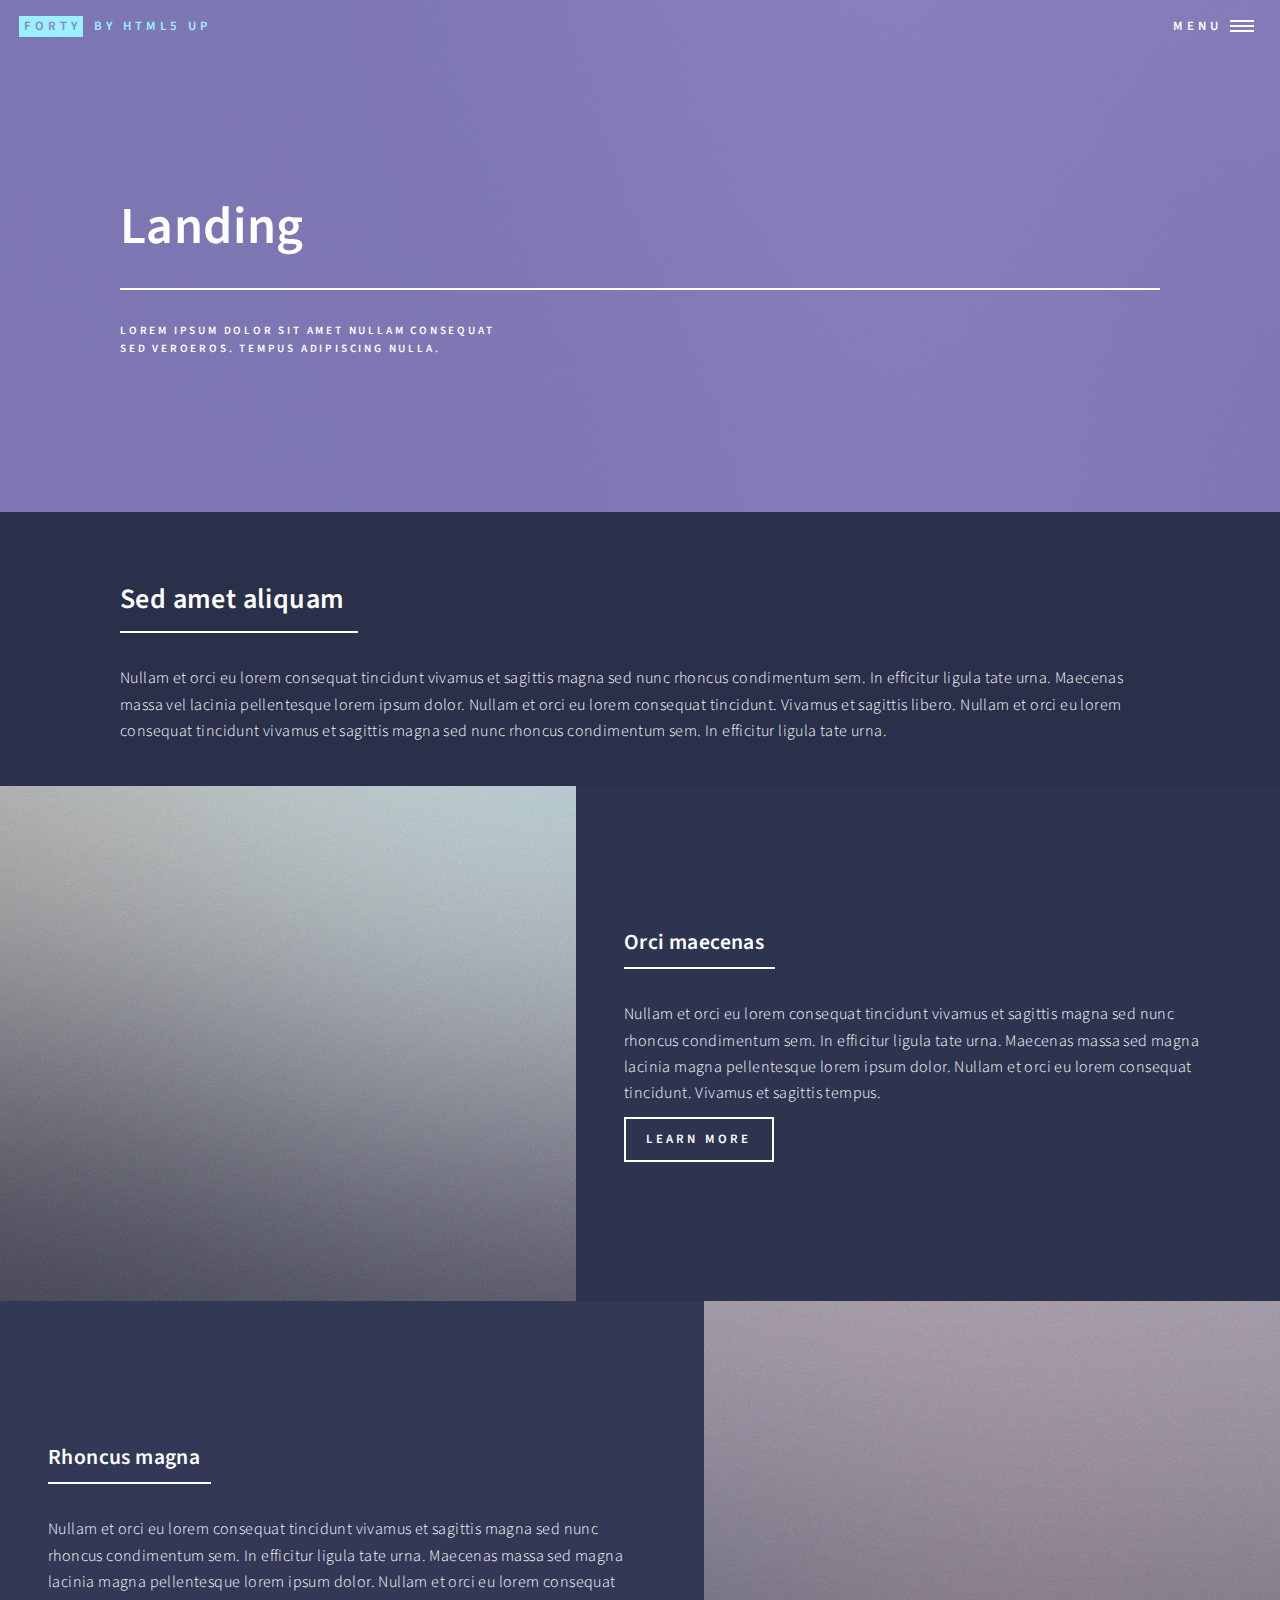
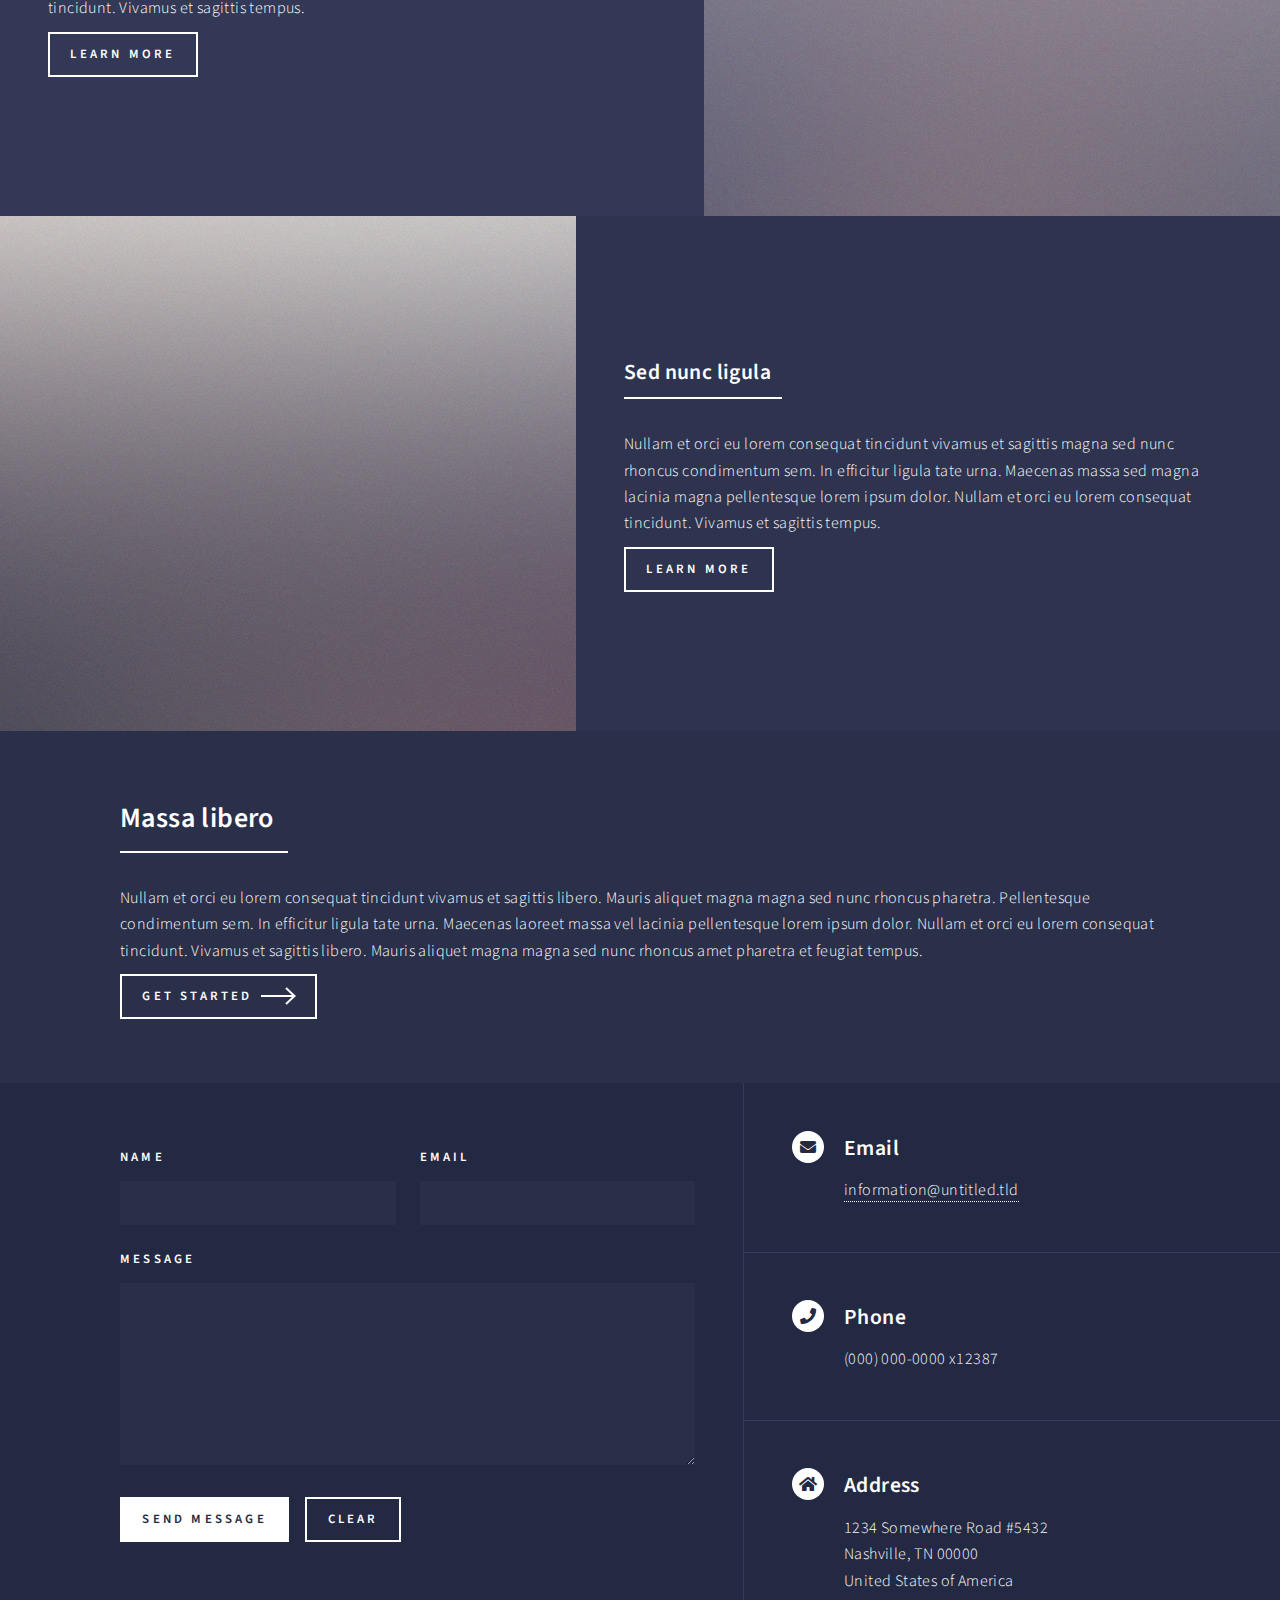
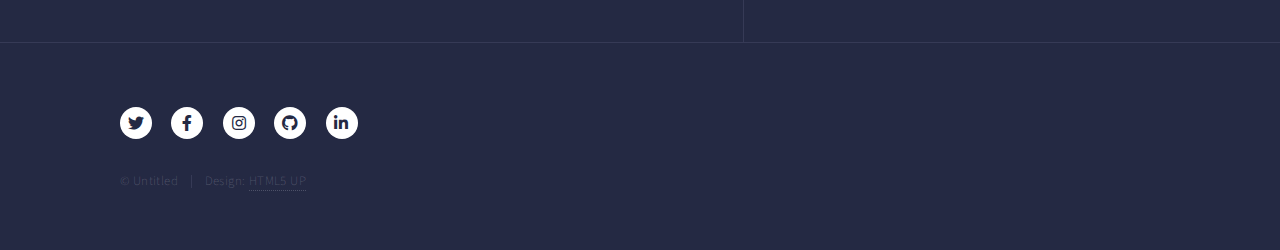
<file: landing.html>
<!DOCTYPE HTML>
<!--
	Forty by HTML5 UP
	html5up.net | @ajlkn
	Free for personal and commercial use under the CCA 3.0 license (html5up.net/license)
-->
<html>
	<head>
		<title>Landing - Forty by HTML5 UP</title>
		<meta charset="utf-8" />
		<meta name="viewport" content="width=device-width, initial-scale=1, user-scalable=no" />
		<link rel="stylesheet" href="assets/css/main.css" />
		<noscript><link rel="stylesheet" href="assets/css/noscript.css" /></noscript>
	</head>
	<body class="is-preload">

		<!-- Wrapper -->
			<div id="wrapper">

				<!-- Header -->
				<!-- Note: The "styleN" class below should match that of the banner element. -->
					<header id="header" class="alt style2">
						<a href="index.html" class="logo"><strong>Forty</strong> <span>by HTML5 UP</span></a>
						<nav>
							<a href="#menu">Menu</a>
						</nav>
					</header>

				<!-- Menu -->
					<nav id="menu">
						<ul class="links">
							<li><a href="index.html">Home</a></li>
							<li><a href="landing.html">Landing</a></li>
							<li><a href="generic.html">Generic</a></li>
							<li><a href="elements.html">Elements</a></li>
						</ul>
						<ul class="actions stacked">
							<li><a href="#" class="button primary fit">Get Started</a></li>
							<li><a href="#" class="button fit">Log In</a></li>
						</ul>
					</nav>

				<!-- Banner -->
				<!-- Note: The "styleN" class below should match that of the header element. -->
					<section id="banner" class="style2">
						<div class="inner">
							<span class="image">
								<img src="images/pic07.jpg" alt="" />
							</span>
							<header class="major">
								<h1>Landing</h1>
							</header>
							<div class="content">
								<p>Lorem ipsum dolor sit amet nullam consequat<br />
								sed veroeros. tempus adipiscing nulla.</p>
							</div>
						</div>
					</section>

				<!-- Main -->
					<div id="main">

						<!-- One -->
							<section id="one">
								<div class="inner">
									<header class="major">
										<h2>Sed amet aliquam</h2>
									</header>
									<p>Nullam et orci eu lorem consequat tincidunt vivamus et sagittis magna sed nunc rhoncus condimentum sem. In efficitur ligula tate urna. Maecenas massa vel lacinia pellentesque lorem ipsum dolor. Nullam et orci eu lorem consequat tincidunt. Vivamus et sagittis libero. Nullam et orci eu lorem consequat tincidunt vivamus et sagittis magna sed nunc rhoncus condimentum sem. In efficitur ligula tate urna.</p>
								</div>
							</section>

						<!-- Two -->
							<section id="two" class="spotlights">
								<section>
									<a href="generic.html" class="image">
										<img src="images/pic08.jpg" alt="" data-position="center center" />
									</a>
									<div class="content">
										<div class="inner">
											<header class="major">
												<h3>Orci maecenas</h3>
											</header>
											<p>Nullam et orci eu lorem consequat tincidunt vivamus et sagittis magna sed nunc rhoncus condimentum sem. In efficitur ligula tate urna. Maecenas massa sed magna lacinia magna pellentesque lorem ipsum dolor. Nullam et orci eu lorem consequat tincidunt. Vivamus et sagittis tempus.</p>
											<ul class="actions">
												<li><a href="generic.html" class="button">Learn more</a></li>
											</ul>
										</div>
									</div>
								</section>
								<section>
									<a href="generic.html" class="image">
										<img src="images/pic09.jpg" alt="" data-position="top center" />
									</a>
									<div class="content">
										<div class="inner">
											<header class="major">
												<h3>Rhoncus magna</h3>
											</header>
											<p>Nullam et orci eu lorem consequat tincidunt vivamus et sagittis magna sed nunc rhoncus condimentum sem. In efficitur ligula tate urna. Maecenas massa sed magna lacinia magna pellentesque lorem ipsum dolor. Nullam et orci eu lorem consequat tincidunt. Vivamus et sagittis tempus.</p>
											<ul class="actions">
												<li><a href="generic.html" class="button">Learn more</a></li>
											</ul>
										</div>
									</div>
								</section>
								<section>
									<a href="generic.html" class="image">
										<img src="images/pic10.jpg" alt="" data-position="25% 25%" />
									</a>
									<div class="content">
										<div class="inner">
											<header class="major">
												<h3>Sed nunc ligula</h3>
											</header>
											<p>Nullam et orci eu lorem consequat tincidunt vivamus et sagittis magna sed nunc rhoncus condimentum sem. In efficitur ligula tate urna. Maecenas massa sed magna lacinia magna pellentesque lorem ipsum dolor. Nullam et orci eu lorem consequat tincidunt. Vivamus et sagittis tempus.</p>
											<ul class="actions">
												<li><a href="generic.html" class="button">Learn more</a></li>
											</ul>
										</div>
									</div>
								</section>
							</section>

						<!-- Three -->
							<section id="three">
								<div class="inner">
									<header class="major">
										<h2>Massa libero</h2>
									</header>
									<p>Nullam et orci eu lorem consequat tincidunt vivamus et sagittis libero. Mauris aliquet magna magna sed nunc rhoncus pharetra. Pellentesque condimentum sem. In efficitur ligula tate urna. Maecenas laoreet massa vel lacinia pellentesque lorem ipsum dolor. Nullam et orci eu lorem consequat tincidunt. Vivamus et sagittis libero. Mauris aliquet magna magna sed nunc rhoncus amet pharetra et feugiat tempus.</p>
									<ul class="actions">
										<li><a href="generic.html" class="button next">Get Started</a></li>
									</ul>
								</div>
							</section>

					</div>

				<!-- Contact -->
					<section id="contact">
						<div class="inner">
							<section>
								<form method="post" action="#">
									<div class="fields">
										<div class="field half">
											<label for="name">Name</label>
											<input type="text" name="name" id="name" />
										</div>
										<div class="field half">
											<label for="email">Email</label>
											<input type="text" name="email" id="email" />
										</div>
										<div class="field">
											<label for="message">Message</label>
											<textarea name="message" id="message" rows="6"></textarea>
										</div>
									</div>
									<ul class="actions">
										<li><input type="submit" value="Send Message" class="primary" /></li>
										<li><input type="reset" value="Clear" /></li>
									</ul>
								</form>
							</section>
							<section class="split">
								<section>
									<div class="contact-method">
										<span class="icon solid alt fa-envelope"></span>
										<h3>Email</h3>
										<a href="#">information@untitled.tld</a>
									</div>
								</section>
								<section>
									<div class="contact-method">
										<span class="icon solid alt fa-phone"></span>
										<h3>Phone</h3>
										<span>(000) 000-0000 x12387</span>
									</div>
								</section>
								<section>
									<div class="contact-method">
										<span class="icon solid alt fa-home"></span>
										<h3>Address</h3>
										<span>1234 Somewhere Road #5432<br />
										Nashville, TN 00000<br />
										United States of America</span>
									</div>
								</section>
							</section>
						</div>
					</section>

				<!-- Footer -->
					<footer id="footer">
						<div class="inner">
							<ul class="icons">
								<li><a href="#" class="icon brands alt fa-twitter"><span class="label">Twitter</span></a></li>
								<li><a href="#" class="icon brands alt fa-facebook-f"><span class="label">Facebook</span></a></li>
								<li><a href="#" class="icon brands alt fa-instagram"><span class="label">Instagram</span></a></li>
								<li><a href="#" class="icon brands alt fa-github"><span class="label">GitHub</span></a></li>
								<li><a href="#" class="icon brands alt fa-linkedin-in"><span class="label">LinkedIn</span></a></li>
							</ul>
							<ul class="copyright">
								<li>&copy; Untitled</li><li>Design: <a href="https://html5up.net">HTML5 UP</a></li>
							</ul>
						</div>
					</footer>

			</div>

		<!-- Scripts -->
			<script src="assets/js/jquery.min.js"></script>
			<script src="assets/js/jquery.scrolly.min.js"></script>
			<script src="assets/js/jquery.scrollex.min.js"></script>
			<script src="assets/js/browser.min.js"></script>
			<script src="assets/js/breakpoints.min.js"></script>
			<script src="assets/js/util.js"></script>
			<script src="assets/js/main.js"></script>

	</body>
</html>
</file>
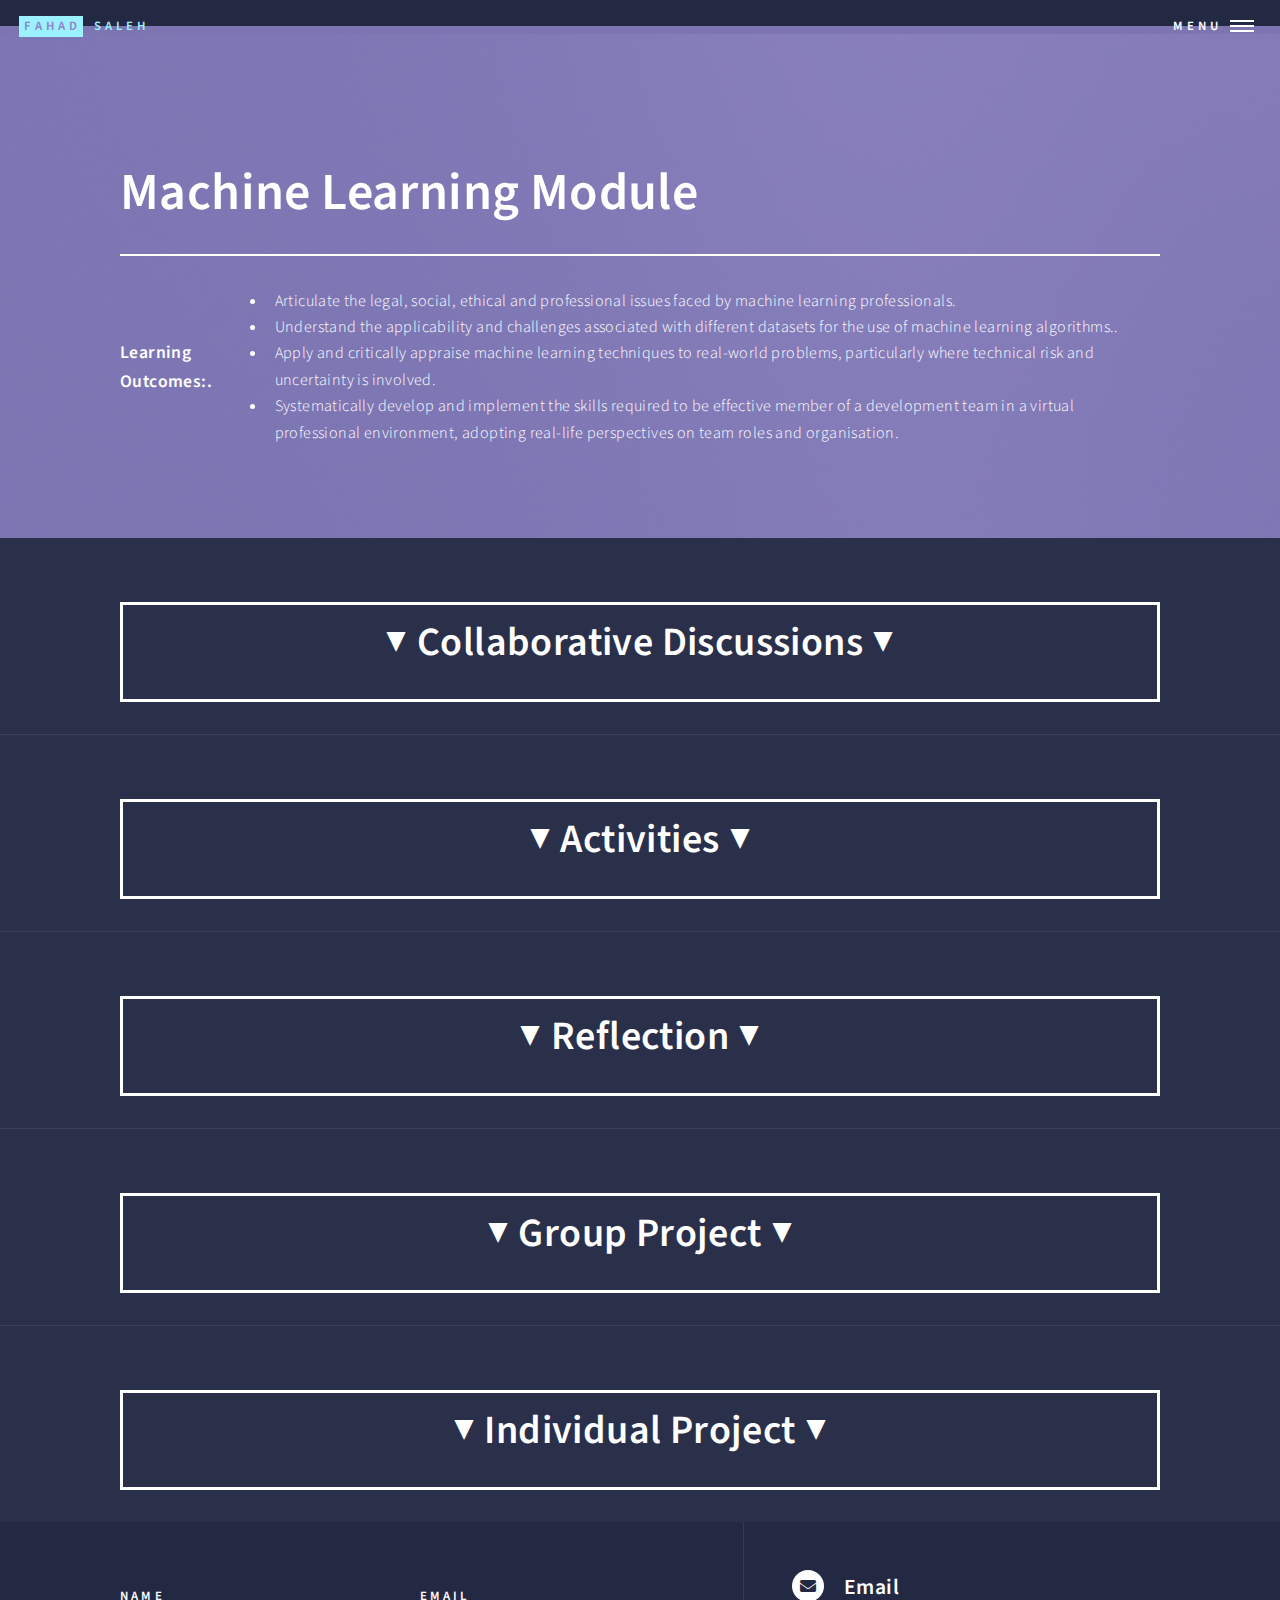
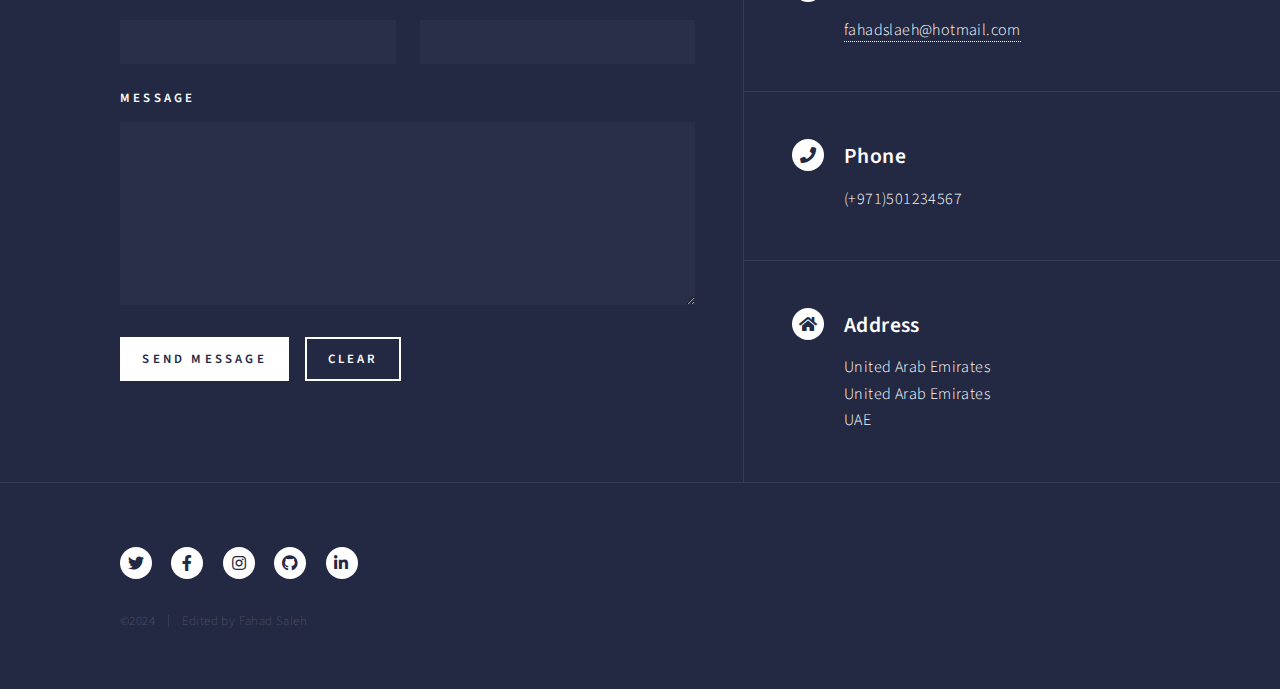
<file: machine-learning.html>
<!DOCTYPE HTML>
<!--
	Forty by HTML5 UP
	html5up.net | @ajlkn
	Free for personal and commercial use under the CCA 3.0 license (html5up.net/license)
-->
<html lang="en">
<head>
    <title>Machine Learning Module</title>
    <meta charset="utf-8" />
    <meta name="viewport" content="width=device-width, initial-scale=1, user-scalable=no" />
    <link rel="stylesheet" href="assets/css/main.css" />
    <noscript><link rel="stylesheet" href="assets/css/noscript.css" /></noscript>
</head>
<body class="is-preload">

<!-- Wrapper -->
<div id="wrapper">

    <!-- Header -->
    <!-- Note: The "styleN" class below should match that of the banner element. -->
    <header id="header" class="alt style2">
        <a href="index.html" class="logo"><strong>FAHAD</strong> <span>SALEH</span></a>
        <nav>
            <a href="#menu">Menu</a>
        </nav>
    </header>
>
    <!-- Menu -->
    <nav id="menu">
        <ul class="links">
            <li><a href="index.html">Home</a></li>
	    <li><a href="machine-learning.html">MACHINE LEARNING</a></li>
            <li><a href="research-methods.html">RESEARCH METHODS AND PROFESSIONAL PRACTICE</a></li>
            
        </ul>
    </nav>

    <!-- Banner -->
    <!-- Note: The "styleN" class below should match that of the header element. -->
    <section id="banner" class="style2">
        <div class="inner">
							<span class="image">
								<img src="images/pic07.jpg" alt="" />
							</span>
            <header class="major">
                <h1>Machine Learning Module</h1>
            </header>
            <div class="content">
                <h4>Learning Outcomes:.</h4>
                <ul>
                    <li>Articulate the legal, social, ethical and professional issues faced by machine learning professionals.</li>
                    <li>Understand the applicability and challenges associated with different datasets for the use of machine learning algorithms..</li>
                    <li>Apply and critically appraise machine learning techniques to real-world problems, particularly where technical risk and uncertainty is involved.</li>
                    <li>Systematically develop and implement the skills required to be effective member of a development team in a virtual professional environment, adopting real-life perspectives on team roles and organisation.</li>
                </ul>
            </div>
        </div>
    </section>

    <!-- Main -->
    <div id="main">

        <!-- About Me Section -->
        <section id="one" class="dropdown">
            <div class="inner">
                <header class="tab">
                    <h1><span class="icon">▼</span> Collaborative Discussions <span class="icon">▼</span></h1>
                </header>
                <div class="dropdown-content">
                    <header class="major">
                        <h3>Collaborative Discussion 1: The 4th Industrial Revolution</h3>
                    </header>
                    <p>Over the last forty years, there has been a great advancement in digital information system hardware, and information technology. This led to the emergence of a fourth industrial revolution that continued the work done on the third revolution (Badr, M., Abrian, A. 2020). The recent breakthroughs have been faster than ever before. Thus, impacting the way many sectors implement their processes to adapt to their fast-changing environment.</p>

                    <p>One of the impacted sectors is the finance sector. Technological advances have made it possible to restructure the sector and the established players in it by creating new products and opportunities.</p>

                    <p>Fintech companies that emerged in the late 80s are nowadays one of the key players in finance. They have spread increasingly after the 2007 financial crisis.</p>

                    <p>The changes in technology have made it possible for fintech to penetrate the customer-focused areas. Thus, improving the quality of service, increasing profanity and optimising efficiency.</p>

                    <p>However, despite the potential of this transformation, there are a couple of drawbacks. One issue is the increased risk level of cybersecurity threats. As financial institutions implement more digital technologies, they become more vulnerable to data breaches, hacking, and all other types of cyber-attacks (Gunjan, S., Satish, K. 2020).</p>

                    <p>Moreover, the speed of the changes has made it harder for some employees to continuously adapt to using new systems and technologies. This has caused many companies to struggle getting rid of outdated legacy systems.</p>

                    <p>Ensuring proper regulations and legislation is crucial to helping finance companies to effectively and efficiently adapt to the fourth industrial revolution. </p>

                    <h4>References</h4>
                    <p>Schwab, K. (2016) The Fourth Industrial Revolution: what it means, how to respond. Available from: https://www.weforum.org/agenda/2016/01/the-fourth-industrial-revolution-what-it-means-and-how-to-respond/ [Accessed 23 October 2024].</p>

                    <p>Badr, M., Abrian, A. (2020) Industry 4.0 and its Implications for the Financial Sector. Available from: https://www.sciencedirect.com/science/article/pii/S1877050920323371 [Accessed 23 October 2024].</p>

                    <p>Gunjan, S., Satish, K. (2020) A decision-making framework for Industry 4.0 technology implementation: The case of FinTech and sustainable supply chain finance for SMEs. Available from: https://www.sciencedirect.com/science/article/abs/pii/S004016252200213 [Accessed 23 October 2024]. </p>
                    <header class="major">
                        <h3>Collaborative Discussion 2: Legal and Ethical views on ANN applications</h3>
                    </header>
                    <p>The last few years have witnessed a great evolution in technology and a rise of artificial intelligence. Models such as ChatGPT or Google Gemini have demonstrated a revolutionary capability in interpreting and processing human language, thus changing the way various industries condone their processes.</p>

                    <p>AI writers such as the one mentioned above have great benefits that will play a key role in reshaping the future. According to Hutson, M. (2021), the ability of these models to accurately summarise large amount of content will help speeding up the academic research process by saving the writers time to focus on reading all the material. Additionally, these models are trained to understand multiple languages which will allow the writers to reach a wider audience that is not native to their mother tongues. Another advantage is for the software engineers, as these models have proven to be valuable in helping to debug code and identify the issues within it, thereby improving the team's productivity.</p>

                    <p>However, a couple of drawbacks can be mentioned. Katy, I. (2023) discussed how copyright issues will be a future dilemma because the generated material cannot be fully attributed to the writers (Katy, I. 2023). Another noticeable issue is the harmful content that can be produced including hate speech, misinformation, or even dangerous commands. Ethical considerations are also being discussed such as the decreased creativity of humans in the long term.</p>

                    <p>In the long run, the usage of such models can be beneficial, but only if proper regulations are put in place. Ensuring transparency and the use of non-biased data will help build trust and help control any negative outcomes. </p>
                    <h4>References</h4>
                    <p>Hutson, M. (2021) Robo-writers: The rise and risks of language-generating AI. Nature, 591(7848), pp.22-25. DOI: https://www.nature.com/articles/d41586-021-00530-0 [Accessed 5 January 2025].</p>

                    <p>Katy, I. (2023) AI and the Writer: How Language Models Support Creative Writers, 2(3), pp.1-24. DOI: https://www.nature.com/articles/d41586-021-00530-0 [Accessed 6 January 2025].</p>

                    <p>Flanagin, A., & Kendall, T. (2023).  Guidance for Authors, Peer Reviewers, and Editors on Use of AI, Language Models, and Chatbots. JAMA 330(8). DOI: https://www.sciencedirect.com/science/article/pii/S2590005622000911 [Accessed 6 January 2025].</p>

                </div>
            </div>
        </section>

        <section id="two" class="dropdown">
            <div class="inner">
                <header class="tab">
                    <h1><span class="icon">▼</span> Activities <span class="icon">▼</span></h1>
                </header>
                <div class="dropdown-content" style="text-align: center">

                    <header class="major">
                        <h3>Activity 1: EDA Tutorial.</h3>
                    </header>
                    <p>For this activity we explored a tutorial on data analysis using Google   collab. The following image showcase the data distribution of the AutoMpg dataset.</p>
                    <img src="images/MachineLearning/eda-tutorial.png" alt="" data-position="top center" />
                    <h5>Explanation</h5>
                    <ul>
                        <li>We can clearly see that the data has a positive skew distribution which will require some additional data pre-processing such as transformations to remove outliers and normalise the data. This will play a key role in reducing bias probabilities and increasing the accuracy of the predictions.</li>
                    </ul>

                    <header class="major">
                        <h3>Activity 2: Correlation and Regression</h3>
                    </header>
                    <p>This activity consisted of running multiple Google   colab programs to understand the different challenges possible in the raw data and the way they are handled. The figure below is a result of building a linear regression model using the Pearson's correlation measure. </p>
                    <img src="images/MachineLearning/correlation-regression.png" alt="" data-position="top center" />

                    <header class="major">
                        <h3>Activity 3: Jaccard Coefficient Calculations</h3>
                    </header>
                    <p>We were asked here to calculate the Jaccard coefficient for a couple of pairs in the table below:</p>
                    <img src="images/MachineLearning/jaccard-coefficient.png" alt="" data-position="top center" />
                    <h5>Results</h5>
                    <ul>
                        <li>Jack, Mary): J= 0.67, Dj= 0.33</li>
                        <li>(Jim, Mary): J= 0.25, Dj= 0.75</li>
                        <li>Jack, Jim): J= 0.33, Dj= 0.67</li>
                    </ul>

                    <header class="major">
                        <h3>Activity 4: K-Means Clustering</h3>
                    </header>
                    <p>The activity was to observe the process of the algorithm to classify the data into different clusters. The figure below showcases the clustering animation with the centroid initialisations starting from the 4 top-most points.</p>
                    <img src="images/MachineLearning/k-means-clustering.png" alt="" data-position="top center" />

                    <header class="major">
                        <h3>Activity 5: Perceptron Activities</h3>
                    </header>
                    <p>A couple of activities were run in python to explore the different neural architectures with varied numbers of layers. The figure below shows the evolution of the error metric after each iteration (epoch) in a multi-layer perceptron. </p>
                    <img src="images/MachineLearning/perceptron-activities.png" alt="" data-position="top center" />

                    <header class="major">
                        <h3>Activity 6: Gradient cost function</h3>
                    </header>
                    <p>For this activity, we ran a tutorial for the gradient cost function while doing some hyperparameter optimisation to observe how the cost decreases: </p>
                    <p>Original 100 iterations/ learning rate 0.08 </p>
                    <img src="images/MachineLearning/gradient-cost-1.png" alt="" data-position="top center" />
                    <p>50 iterations/learning rate 0.08  </p>
                    <img src="images/MachineLearning/gradient-cost-2.png" alt="" data-position="top center" />
                    <p>200 iterations/ learning rate 0.16</p>
                    <img src="images/MachineLearning/gradient-cost-3.png" alt="" data-position="top center" />
                    <p>Doubling the learning rate and iterations does not always improve gradient descent, just as halving them might prevent it from reaching the minimum. The most effective approach is to monitor convergence and increase the number of iterations only if the process has not fully converged.</p>
                    <header class="major">
                        <h3>Activity 7: CNN Model Activity</h3>
                    </header>
                    <p>A convolutional neural network model was run using the CIFAR10 dataset and we got to explore the practical implementation of it in python using Google   Collab. The model has a prediction accuracy of 63% on the test data with only 6 epochs. A couple of images were fed to the program to predict them, and we can see that it was able to correctly do so: </p>
                    <img src="images/MachineLearning/cnn-model.png" alt="" data-position="top center" />

                    <header class="major">
                        <h3>Activity 8: Model Measurement</h3>
                    </header>
                    <p>A couple of model performance measurement techniques were explored such as f1-score or r-squared. Additionally, a confusion matrix was built to show the true and false positives and negatives to see how a certain model can affect real-world applications. </p>
                    <img src="images/MachineLearning/performance-measurement.png" alt="" data-position="top center" />

                </div>
            </div>
        </section>

        <section id="three" class="dropdown">
            <div class="inner">
                <header class="tab">
                    <h1><span class="icon">▼</span> Reflection <span class="icon">▼</span></h1>
                </header>
                <div class="dropdown-content">
                    <p>Before the start of the module, I had limited experience using the recently known language models such as ChatGPT or Gemini. However, the process of how these models learn and can perform at such accuracy was a vague subject.

                    <p>In the first unit of the module, the focus was on introducing machine learning, its past and future and the role it will play in reshaping human life. The lecture cast extinguished the difference between traditional software engineering and machine learning. It was interesting to learn about the automation solutions that the technology offers along with the technical aspects of the learning categories. The first chapter of the introduction to machine learning was a critical part of the reading material for this unit (Miroslav, K. 2021). It has helped me clearly understand the process of feeding learning models training data in form of labelled images and how they are classified based on their attributes.</p>

                    <p>The second unit Introduced the exploratory analysis which is a valuable part of the model-building process (Patil, S., Nagaraja, G. 2020). Although a previous module has covered it briefly, exploring it in detail clarified a few concepts. The fourth section of the first chapter in the introduction to machine learning discussed how it is important to visualise the data and understand the weaknesses within (Miroslav, K. 2021). It was interesting to learn about all the implications and effects they can have on the results of the model. The seminar explored the data analysis tutorial on Google Colab and we had a closer look at the process in a more technical way.</p>

                    <p>The third unit had insightful details about some of the most common statistical techniques to describe the relationship between the data variables which are correlation and regression. The lecture cast highlighted the mathematical approach to each technique and perfectly explained how to interpret the results in a simpler manner. The machine learning tutorial from CodeBasics showcased the methods and libraries available to use to replicate the process in coding, particularly in Python which has the easiest implementations.</p>

                    <p>The fourth unit introduced an open-source library called Scikit-learn. Although I was previously unfamiliar with this name, it was very enjoyable to visualise the process of performing linear regression on the given datasets in the activity. The reading material included the user guide of Scikit-learn and how it helps with supervised learning. It is helpful to see how varied the components of the system are.</p>

                    <p>The fifth unit delved into the basics behind clustering and the different techniques employed in evaluating the clusters and interpreting the results. The lecture cast clarified the logic and perfectly explained the evaluation process and the different clustering techniques. Chapter six of the introduction to machine learning briefly talked about the multilayer perceptron and what makes it convenient for the artificial neural network’s architecture (Miroslav, K. 2021).</p>

                    <p>The sixth unit had more details about the implementation of clustering using python. It was interesting to see how many libraries were available and the role they play in making this accessible as an open source. The group project was due by this unit and the pressure started. Although we had different time zones and personal life schedules, it was not hard to have an effective plan between the group members and the project was delivered on time. The experience was seamless, and I was happy to analyse the data for a business proposal in a group setting as well as my contributions in terms of business question and linear regression analysis.</p>

                    <p>The seventh unit was a continuation of the learning acquired in the previous reading material. There was an insightful explanation of the basics of human minds and how they work in the lecture cast. Additionally, the analogy with artificial neural networks was delved into among the different functions used such as activation functions. The python activities for this unit helped understand the effect different layers of a neural network model can affect the output accuracy.</p>

                    <p>The eight unit was quite enjoyable as it finally made it clear for me how the models are trained using deep learning. The lecture cast explained the backpropagation process and how it helps the model learn from its mistakes by adjusting the neurons’ connection weights after each iteration. The gradient cost function activity cleared some confusion about how to achieve a minimum error loss value while keeping the accuracy high.</p>

                    <p>The ninth unit was challenging compared to the previous one. The concept of convolutional neural networks was simpler to understand. However, the algorithm behind it was difficult to digest. The lecture cast came in handy in that way, it has simplified each step of the process from object detection to filter learning and filtering to pooling and ending with the output.</p>

                    <p>The tenth unit was even harder in the aspect of understanding CNN. Visualising learning cycles is always a fun and interactive method to gain in-depth understanding of a particular subject. The seminar content for this week was very helpful in getting ready for next week’s submission and equipped us with all the necessary information.</p>

                    <p>The eleventh unit allowed me to understand the different techniques used to select a specific model and evaluate its performance. The lecture cast was informative in citing popular methods such as cross-validation and the different classification metrics. However, the focus this week was on delivering the summative assessment. Being able to produce an image classification model that is trained and evaluated was a great experience in the end as it made me more comfortable building such systems and ready to work on real-world implementations.</p>

                    <p>The final unit concluded the module with an insightful visualisation of the future of machine learning and the industry 4.0 revolution. The reading material contained an interesting article about the new trends in machine learning and gave a clear idea about how the future would look like for the industry. The process of building the e-portfolio was simpler in this module after having most of the basis setup on an earlier one.</p>

                    <p>Throughout the module, I have gained the necessary knowledge into the revolutionary potential of machine learning models and how they will reshape the human future. I feel confident building similar networks that can be implemented in real-world situations by knowing the whole process and having worked on it in both individual and group settings. The knowledge of the weaknesses of the field and the potential threats either economical, physical or ethical will surely play a key role to motivate further research from my side to prevent them. </p>
                    <h4>References</h4>
                    <p>Miroslav, K. (2021) An Introduction to Machine Learning. 3rd Ed. Springer., 3(5), pp.2-4. DOI: https://link-springer-com.uniessexlib.idm.oclc.org/book/10.1007/978-3-030-81935-4</p>

                    <p>Patil, S., Nagaraja, G. (2020). Exploratory Data Analysis. International Research Journal of Engineering and Technology (IRJET) 7(05). DOI: https://www.academia.edu/download/64615158/IRJET-V7I51256.pdf [Accessed 20 January 2025].</p>

                    <p>Hutson, M. (2021) Robo-writers: The rise and risks of language-generating AI. Nature, 591(7848), pp.22-25. DOI: https://www.nature.com/articles/d41586-021-00530-0</p>

                    <p>Tohidul, M. & Nafix, K. (2018). Image Recognition with Deep Learning. IEEE 22(5). DOI: https://ieeexplore.ieee.org/abstract/document/8550021 [Accessed 6 January 2025].</p>

                    <p>Kaggle (2008). CIFAR-10 Object Recognition in Images. Available via: https://www.kaggle.com/competitions/cifar-10/overview [Accessed 6January 2025].</p>

                    <p>Keiron, O., Nash, R. (2015).  An Introduction to Convolutional Neural Networks. Available via: https://arxiv.org/pdf/1511.08458 [Accessed 23 January 2025].</p>

                    <p>Mumuni, A., Fuseini, M. (2022).  Data augmentation: A comprehensive survey of modern approaches. AI Journal 16(1). DOI: https://www.sciencedirect.com/science/article/pii/S2590005622000911 [Accessed 24 January 2025].</p>

                    <p>Nazri, M., Atomi, W. (2014). The Effect of Data Pre-processing on Optimised Training of Artificial Neural Networks. Procedia Technology 11(1): 32-39. DOI: https://www.sciencedirect.com/science/article/pii/S2212017313003137 [Accessed 24 January 2025].</p>

                    <p>Diez, A., Ser, J. (2019). Data fusion and machine learning for industrial prognosis: Trends and perspectives towards Industry 4.0. Information Fusion 10(50): 92-111. DOI: https://www-sciencedirect-com.uniessexlib.idm.oclc.org/science/article/pii/S1566253518304706?via%3Dihub [Accessed 25 January 2025]. </p>
                </div>
            </div>
        </section>

        <section id="four" class="dropdown">
            <div class="inner">
                <header class="tab">
                    <h1><span class="icon">▼</span> Group Project <span class="icon">▼</span></h1>
                </header>
                <div class="dropdown-content">
                    <p>The Group project required a submission of an analytical report discussing the process of performing exploratory data analysis and data pre-processing on the Airbnb dataset. The business question chosen was {}, and the following submission was made: </p>
                    <ul class="actions stacked">
                        <li><a href="Documents/machine-learning-group.pdf" class="button fit">Intelligent Agents Group Project</a></li>
                    </ul>
                </div>
            </div>
        </section>

        <section id="five" class="dropdown">
            <div class="inner">
                <header class="tab">
                    <h1><span class="icon">▼</span> Individual Project <span class="icon">▼</span></h1>
                </header>
                <div class="dropdown-content">
                    <p>The Individual project was to develop an artificial neural network designed to perform image classification tasks. The following submissions were made:</p>
                    <ul class="actions stacked">
                        <li><a href="Documents/MachineLearningPresentation.pptx" class="button fit">Neural Network Models for Object Recognition</a></li>
                        <li><a href="Documents/Machine-learning-final-assessment-transcript.pdf" class="button fit">Transcript</a></li>
                        <li><a href="Documents/ML_Final_Assignment.ipynb" class="button fit">Notebook Code</a></li>
                    </ul>
                </div>
            </div>
        </section>

    </div>

    <!-- Contact -->
    <section id="contact">
        <div class="inner">
            <section>
                <form method="post" action="#">
                    <div class="fields">
                        <div class="field half">
                            <label for="name">Name</label>
                            <input type="text" name="name" id="name" />
                        </div>
                        <div class="field half">
                            <label for="email">Email</label>
                            <input type="text" name="email" id="email" />
                        </div>
                        <div class="field">
                            <label for="message">Message</label>
                            <textarea name="message" id="message" rows="6"></textarea>
                        </div>
                    </div>
                    <ul class="actions">
                        <li><input type="submit" value="Send Message" class="primary" /></li>
                        <li><input type="reset" value="Clear" /></li>
                    </ul>
                </form>
            </section>
            <section class="split">
                <section>
                    <div class="contact-method">
                        <span class="icon solid alt fa-envelope"></span>
                        <h3>Email</h3>
                        <a href="mailto:fahadslaeh@hotmail.com">fahadslaeh@hotmail.com</a>
                    </div>
                </section>
                <section>
                    <div class="contact-method">
                        <span class="icon solid alt fa-phone"></span>
                        <h3>Phone</h3>
                        <span>(+971)501234567</span>
                    </div>
                </section>
                <section>
                    <div class="contact-method">
                        <span class="icon solid alt fa-home"></span>
                        <h3>Address</h3>
                        <span>United Arab Emirates<br />United Arab Emirates<br />UAE</span>
                    </div>
                </section>
            </section>
        </div>
    </section>

    <!-- Footer -->
    <footer id="footer">
        <div class="inner">
            <ul class="icons">
                <li><a href="#" class="icon brands alt fa-twitter"><span class="label">Twitter</span></a></li>
                <li><a href="#" class="icon brands alt fa-facebook-f"><span class="label">Facebook</span></a></li>
                <li><a href="#" class="icon brands alt fa-instagram"><span class="label">Instagram</span></a></li>
                <li><a href="#" class="icon brands alt fa-github"><span class="label">GitHub</span></a></li>
                <li><a href="#" class="icon brands alt fa-linkedin-in"><span class="label">LinkedIn</span></a></li>
            </ul>
            <ul class="copyright">
                <li>&copy;2024</li><li>Edited by Fahad Saleh</li>
            </ul>
        </div>
    </footer>

</div>

<!-- Scripts -->
<script src="assets/js/jquery.min.js"></script>
<script src="assets/js/jquery.scrolly.min.js"></script>
<script src="assets/js/jquery.scrollex.min.js"></script>
<script src="assets/js/browser.min.js"></script>
<script src="assets/js/breakpoints.min.js"></script>
<script src="assets/js/util.js"></script>
<script src="assets/js/main.js"></script>
<script>
    document.querySelectorAll('.tab').forEach(tab => {
        tab.addEventListener('click', () => {
            const dropdownContent = tab.nextElementSibling;
            dropdownContent.style.display = dropdownContent.style.display === 'block' ? 'none' : 'block';
        });
    });
</script>
</body>
</html>
</file>
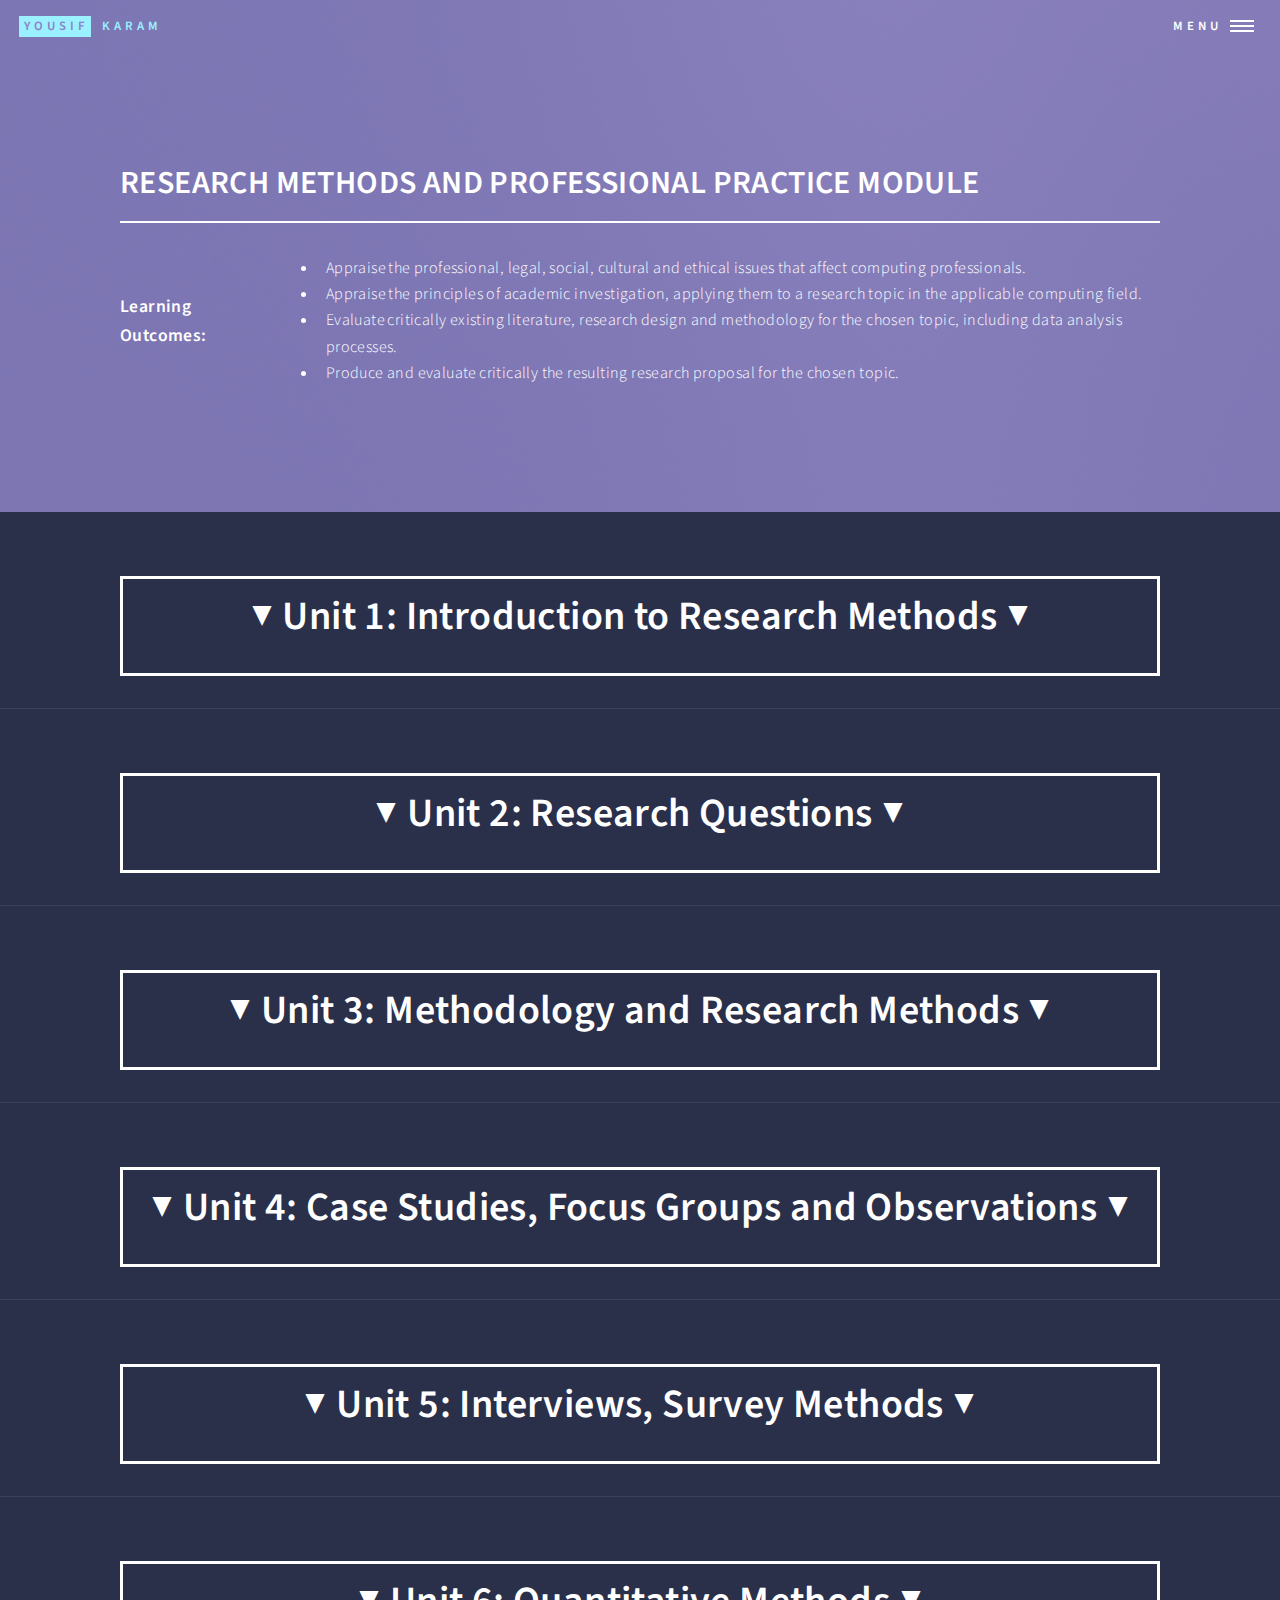
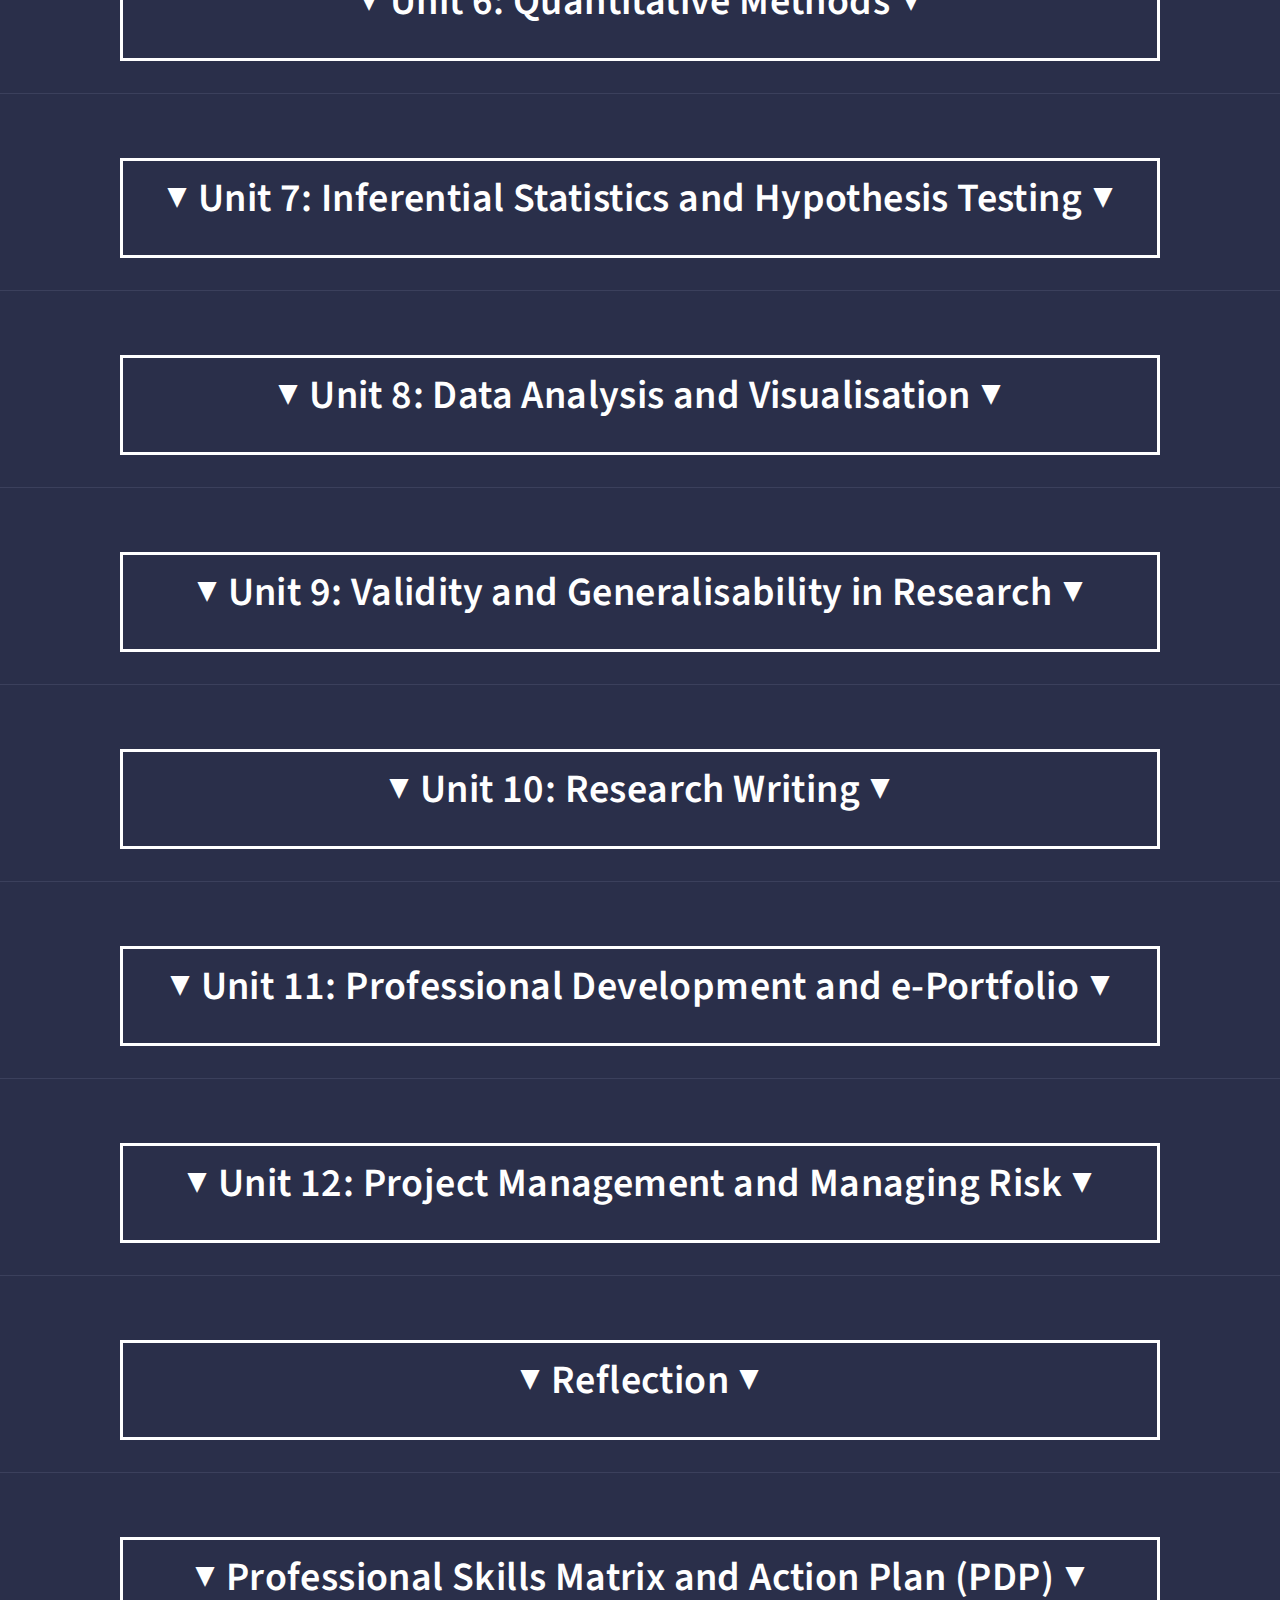
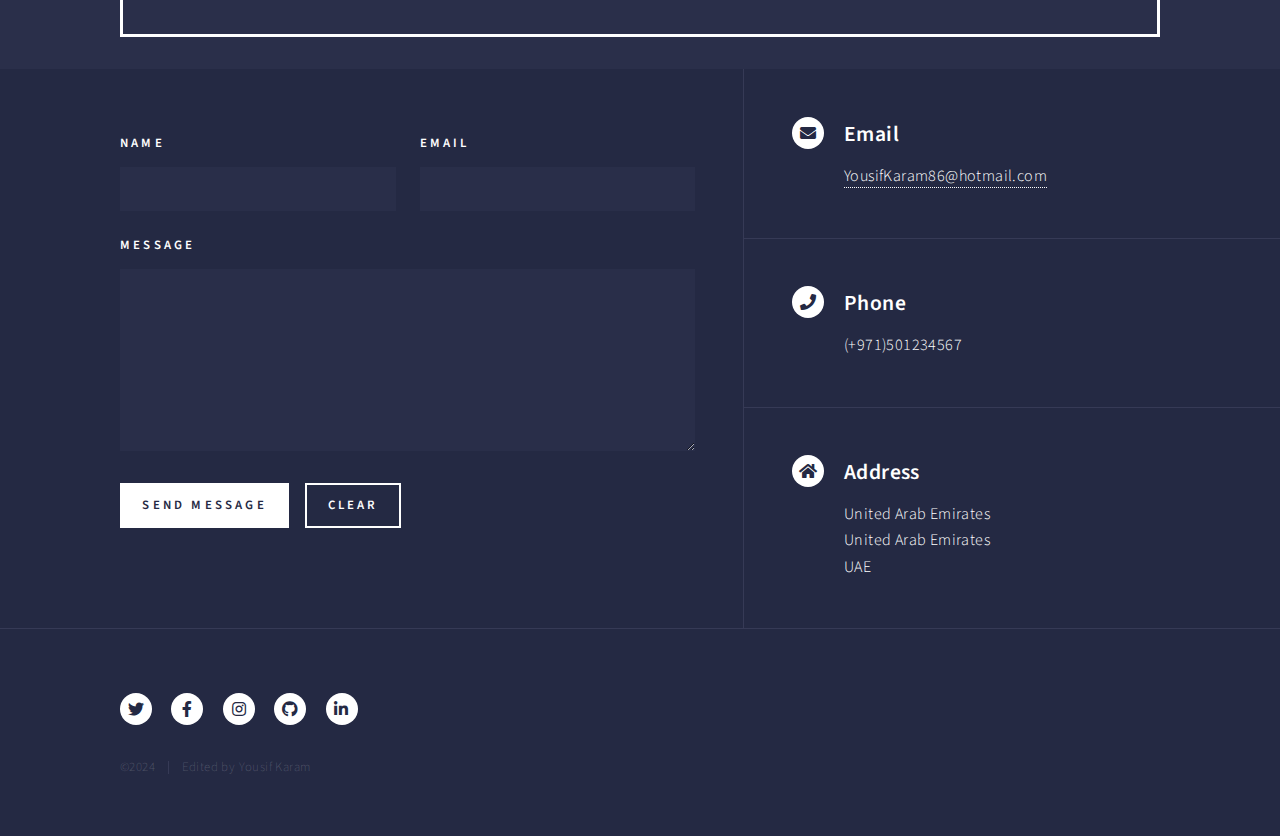
<file: research-methods.html>
<!DOCTYPE HTML>
<!--
	Forty by HTML5 UP
	html5up.net | @ajlkn
	Free for personal and commercial use under the CCA 3.0 license (html5up.net/license)
-->
<html lang="en">
<head>
    <title>RESEARCH METHODS AND PROFESSIONAL PRACTICE Module</title>
    <meta charset="utf-8" />
    <meta name="viewport" content="width=device-width, initial-scale=1, user-scalable=no" />
    <link rel="stylesheet" href="assets/css/main.css" />
    <noscript><link rel="stylesheet" href="assets/css/noscript.css" /></noscript>
</head>
<body class="is-preload">

<!-- Wrapper -->
<div id="wrapper">

    <!-- Header -->
    <!-- Note: The "styleN" class below should match that of the banner element. -->
    <header id="header" class="alt style2">
        <a href="index.html" class="logo"><strong>YOUSIF</strong> <span>KARAM</span></a>
        <nav>
            <a href="#menu">Menu</a>
        </nav>
    </header>

    <!-- Menu -->
    <nav id="menu">
        <ul class="links">
            <li><a href="index.html">Home</a></li>
	    <li><a href="machine-learning.html">MACHINE LEARNING</a></li>
            <li><a href="research-methods.html">RESEARCH METHODS AND PROFESSIONAL PRACTICE</a></li>
            <li><a href="intelligent-agents.html">Intelligent Agents</a></li>
        </ul>
    </nav>

    <!-- Banner -->
    <!-- Note: The "styleN" class below should match that of the header element. -->
    <section id="banner" class="style2">
        <div class="inner">
							<span class="image">
								<img src="images/pic07.jpg" alt="" />
							</span>
            <header class="major">
                <h1 style="font-size: 2em;">RESEARCH METHODS AND PROFESSIONAL PRACTICE MODULE</h1>
            </header>
            <div class="content">
                <h4>Learning Outcomes:</h4>
                <ul>
                    <li>Appraise the professional, legal, social, cultural and ethical issues that affect computing professionals.</li>
                    <li>Appraise the principles of academic investigation, applying them to a research topic in the applicable computing field.</li>
                    <li>Evaluate critically existing literature, research design and methodology for the chosen topic, including data analysis processes.</li>
                    <li>Produce and evaluate critically the resulting research proposal for the chosen topic.</li>
			
                </ul>
            </div>
        </div>
    </section>

    <!-- Main -->
    <div id="main">

        <!-- About Me Section -->

	      <section id="one" class="dropdown">
            <div class="inner">
                <header class="tab">
                    <h1><span class="icon">▼</span> Unit 1: Introduction to Research Methods <span class="icon">▼</span></h1>
                </header>
                <div class="dropdown-content">
		<p>Unit 1 Learning Outcomes:</p>
		<p>1. Differentiate between inductive and deductive reasoning.</p>
		<p>2. Understand why ethics are important and how they may relate to your area of research and your professional practice.</p>
                    <p>Collaborative discussions bring together diverse perspectives to foster shared understanding, problem-solving, and innovation. By engaging respectfully and constructively, participants enhance critical thinking and work collectively toward common goals:</p>
                    <ul class="actions stacked">
                        <li><a href="Documents/A: Initial Post | UoEO.pdf" class="button fit">Collaborative Discussion 1- Initial Post</a></li>
			 <li><a href="Documents/Reasoning Quiz: Attempt review | UoEO.pdf" class="button fit">Reasoning Quiz</a></li>  
                <p>--------------------------------------------------------------------------------------------------------------------------------------------------------------------------------------------------</p>
		<p><b>This unit helped me gain a clear understanding of what research truly means and why it is important. I discovered that research is a systematic process used to explore new ideas, verify facts, and solve problems. Before taking this module, I believed research was limited to academic or scientific fields, but now I realize it plays a vital role in workplaces, government projects, and community development.
I also learned to distinguish between two main types of research: basic research, which focuses on expanding knowledge, and applied research, which aims to address real-world issues.
Another key insight was the importance of honesty and fairness in conducting research. This unit taught me that research is not only a process—it is also a mindset that involves curiosity, critical questioning, and evidence-based reasoning.</b></p>
                    </ul>
                </div>
            </div>
        </section>

 <section id="two" class="dropdown">
            <div class="inner">
                <header class="tab">
                    <h1><span class="icon">▼</span> Unit 2: Research Questions <span class="icon">▼</span></h1>
                </header>
                <div class="dropdown-content">
			<p>Unit 2 Learning Outcomes:</p>
		<p>1. Examine the characteristics that make up a suitable research topic.</p>
		<p>2. Explore rational and creative methods for formulating a research idea.</p>
		<p>3. Identify means of transforming research ideas into crafted research questions and proposal.</p>
		<p>4. Conduct a literature search, critique the literature and to present a literature review.</p>
                    <ul class="actions stacked">
                        <li><a href="Documents/A: Summary Post | UoEO.pdf" class="button fit">Collaborative Discussion 1- Peer Response from Colleagues</a></li>
                    <p>--------------------------------------------------------------------------------------------------------------------------------------------------------------------------------------------------</p>
		<p><B>Unit 2 showed me the real value of forming a clear and focused research question. At first, I assumed it was simple—just pick a topic. But I discovered that the quality of the question actually guides and shapes the entire research process.
We learned to use the PICO and SMART frameworks to design stronger questions. I found the SMART approach especially helpful, since it stands for Specific, Measurable, Achievable, Relevant, and Time-bound. Using it, I developed a question about urban transport and accessibility, which helped me narrow down a broad concept into a precise and practical research focus.
Another key insight was that research questions often evolve over time. I used to believe that once a question was written, it stayed fixed. Now I understand that adjusting it as new knowledge and feedback emerge is part of the process. Reading academic sources and receiving comments from others helped me refine my question, teaching me that flexibility is an essential part of good research.</B></p>

		    
		    </ul>
                </div>
            </div>
        </section>


 <section id="three" class="dropdown">
            <div class="inner">
                <header class="tab">
                    <h1><span class="icon">▼</span> Unit 3: Methodology and Research Methods <span class="icon">▼</span></h1>
                </header>
                <div class="dropdown-content">
		<p>Unit 3 Learning Outcomes:</p>
		<p>1. Understand the different research methods.</p>
		<p>2. Know which data collection methods are related to each method of research.</p>
		<p>3. Have some idea which of these would be suited to your area of research.</p>
                    <ul class="actions stacked">
                        <li><a href="Documents/A: Summary Post | UoEO.pdf" class="button fit">Collaborative Discussion 1- Summary Post</a></li>
                   <p>--------------------------------------------------------------------------------------------------------------------------------------------------------------------------------------------------</p>
		<p><b>This unit helped me understand the difference between methodology and methods. Methodology is the big plan or approach to doing research. Methods are the tools we use, like interviews or surveys. At first, I found it hard to tell them apart. But examples made it clearer. For example, a qualitative methodology might use interviews. A quantitative one might use surveys or numbers.
We also learned about three main research types: positivism, interpretivism, and critical realism. These are called research paradigms. They are different ways of thinking about the world. Positivism believes there is one truth we can measure. Interpretivism tries to understand people’s feelings and thoughts. Critical realism looks at both the real world and people’s views of it.
I thought about what fits best with my own interests. I like studying people and how they behave. So I feel closer to interpretivism. Knowing this will help me choose the right tools in future research. It will make sure my research matches my goals.</b></p>


		    
		    
		    </ul>
                </div>
            </div>
        </section>



	     <section id="four" class="dropdown">
            <div class="inner">
                <header class="tab">
                    <h1><span class="icon">▼</span> Unit 4: Case Studies, Focus Groups and Observations <span class="icon">▼</span></h1>
                </header>
                <div class="dropdown-content">
		<p>Unit 4 Learning Outcomes:</p>
		<p>1. Understand how to carry out each of these data collection methods.</p>
		<p>2. Know which method would be suitable, if any, for your investigation.</p>
		<p>3. Consider the type of data you would obtain.</p>
                    <ul class="actions stacked">
                    <p>--------------------------------------------------------------------------------------------------------------------------------------------------------------------------------------------------</p>
		<p><b>This unit expanded my understanding of qualitative research methods and their depth. I found the case study approach especially engaging because it enables detailed exploration of one or a few cases within real-life settings. Through class discussions, we examined case studies from healthcare and urban planning, which helped me see how rich, meaningful data can emerge through close observation and contextual interpretation.
I also learned about focus groups as a way to generate collective insights through guided group discussions. At first, I thought focus groups might produce disorganised or superficial outcomes, but I discovered that—with effective moderation—they can uncover a range of perspectives and prompt participants to think more deeply than they might in individual interviews.
The idea of participant observation also captured my interest due to its immersive, hands-on approach, especially in ethnographic research. Still, I became aware of its ethical and practical difficulties, including gaining access to settings, maintaining neutrality, and ensuring participants’ confidentiality.</b></p>


		    
		    </ul>
                </div>
            </div>
        </section>



	     <section id="five" class="dropdown">
            <div class="inner">
                <header class="tab">
                    <h1><span class="icon">▼</span> Unit 5: Interviews, Survey Methods <span class="icon">▼</span></h1>
                </header>
                <div class="dropdown-content">
		<p>Unit 5 Learning Outcomes:</p>
		<p>1. Understand how interviews and surveys fit into research and whether either or both of these might be useful for your investigation.</p>
		<p>2. Understand how pre- and post-testing can be used in research.</p>
		<p>3. Design a questionnaire to obtain the responses you will need for your investigation.</p>
		<p>4. Understand how the data obtained can be analysed.</p>
                    <ul class="actions stacked">
                   <p>--------------------------------------------------------------------------------------------------------------------------------------------------------------------------------------------------</p>
		<p><b>This unit contrasted two of the most commonly used data collection methods: interviews and surveys. Through practical exercises, I learned how to design both open-ended and closed-ended questions and how each type serves different research aims.
Interviews appealed to me because they offer depth, flexibility, and the ability to explore complex topics. However, I realised how time-consuming they can be in terms of transcription and analysis. I practiced conducting a semi-structured interview with a classmate, which improved my communication and listening skills. The exercise taught me the importance of neutrality and avoiding leading questions.
On the other hand, I learned that surveys are better suited for gathering data from larger populations, particularly when looking for generalisable trends. I became familiar with tools like Google Forms and SurveyMonkey, and I learned how to use Likert scales, demographic questions, and branching logic effectively. This unit increased my confidence in designing tools for both qualitative and quantitative data collection.</b></p>


		    
		    </ul>
                </div>
            </div>
        </section>



	     <section id="sex" class="dropdown">
            <div class="inner">
                <header class="tab">
                    <h1><span class="icon">▼</span> Unit 6: Quantitative Methods <span class="icon">▼</span></h1>
                </header>
                <div class="dropdown-content">
		<p>Unit 6 Learning Outcomes:</p>
		<p>1. Understand and apply descriptive statistics.</p>
		<p>2. Identify the different levels of measurement.</p>
		<p>3. Produce measures of location and spread.</p>
                    <ul class="actions stacked">

			      <p>--------------------------------------------------------------------------------------------------------------------------------------------------------------------------------------------------</p>
		<p><b>Quantitative methods initially seemed intimidating because of their reliance on numbers and statistics. However, this unit helped me overcome that fear by breaking down statistical concepts into understandable components. I learned about descriptive statistics—such as mean, median, mode, and standard deviation—and how these measures help summarise data.
We covered inferential techniques like correlation and t-tests. A hands-on workshop using SPSS introduced me to statistical software, and although I found the interface overwhelming at first, I managed to conduct basic analysis by the end of the session.
Understanding the strengths of quantitative methods, especially their potential for generalisation, gave me a new appreciation for surveys and experiments. However, I learned that poor design or biased samples can compromise validity, which underscored the importance of careful planning and ethical conduct.</b></p>


                    </ul>
                </div>
            </div>
        </section>


	     <section id="seven" class="dropdown">
            <div class="inner">
                <header class="tab">
                    <h1><span class="icon">▼</span> Unit 7: Inferential Statistics and Hypothesis Testing <span class="icon">▼</span></h1>
                </header>
                <div class="dropdown-content">
		<p>Unit 7 Learning Outcomes:</p>
		<p>1. Apply inferential statistics to data analysis.</p>
		<p>2. Identify the correct probability distributions.</p>
		<p>3. Perform appropriate hypothesis tests.</p>
                    <p>Collaborative discussions bring together diverse perspectives to foster shared understanding, problem-solving, and innovation. By engaging respectfully and constructively, participants enhance critical thinking and work collectively toward common goals:</p>
                    <ul class="actions stacked">
                        <li><a href="Documents/: Initial Post | UoEO.pdf" class="button fit">Collaborative Discussion 2- Initial Post</a></li>
                        <li><a href="Documents/Exa 7.1B.xlsx" class="button fit">Activity 3</a></li>
			<li><a href="Documents/Exa 7.2B.xlsx" class="button fit">Activity 3</a></li>
			<li><a href="Documents/Exa 7.3D.xlsx" class="button fit">Activity 3</a></li>
			<li><a href="Documents/Exa 7.4F.xlsx" class="button fit">Activity 3</a></li>
                    		      <p>--------------------------------------------------------------------------------------------------------------------------------------------------------------------------------------------------</p>
		<p><b>This unit built upon the previous one by diving deeper into inferential statistics. I learned how to formulate null and alternative hypotheses and how to interpret p-values and confidence intervals. We discussed common tests like the chi-square test, ANOVA, and linear regression.
What stood out to me most was understanding the logic behind hypothesis testing. Rather than seeking to “prove” a hypothesis, the goal is to test whether the data provide enough evidence to reject the null hypothesis. This distinction shifted how I think about certainty in research—there’s always a margin of error, and we must be cautious in drawing conclusions.
While I’m still developing fluency with these techniques, the exercises in class and the resources provided (such as Field’s Discovering Statistics Using IBM SPSS) helped make the content more accessible.</b></p>

		    
		    </ul>
                </div>
            </div>
        </section>


	     <section id="eight" class="dropdown">
            <div class="inner">
                <header class="tab">
                    <h1><span class="icon">▼</span> Unit 8: Data Analysis and Visualisation <span class="icon">▼</span></h1>
                </header>
                <div class="dropdown-content">
                <p>Unit 8 Learning Outcomes:</p>
		<p>1. Understand the different types of analysis and how they may be useful for the data you have collected.</p>
		<p>2. Understand the different charts available to present the different types of data you have obtained.</p>
		<p>3. Identifying key elements in Dashboards.</p>            
			<ul class="actions stacked">
                        <li><a href="Documents/: Summary post | UoEO.pdf" class="button fit">Collaborative Discussion 2- Peer Repsonse Posts From Colleagues</a></li>
                        <li><a href="Documents/Exe 8.4G.xlsx" class="button fit">Exercise 4</a></li>
               		      <p>--------------------------------------------------------------------------------------------------------------------------------------------------------------------------------------------------</p>
		<p><b>This unit was one of my favorites because it combined technical and creative elements. We explored how data can be cleaned, organised, and visualised using graphs, charts, and tables. I learned the importance of selecting the right type of visualisation for the data—such as histograms for distributions, scatterplots for relationships, and bar charts for comparisons.
We were introduced to tools like Excel, SPSS, and Python (Pandas and Matplotlib) for data visualisation. While I had used Excel before, I was new to Python. I appreciated how powerful it is, even though I found the coding syntax difficult at first. With some guidance and experimentation, I managed to generate clear visual representations of survey data.
I learned that visuals can be misleading if poorly designed—for example, by manipulating axis scales or omitting relevant data. This reinforced the need for ethical and transparent data presentation in research.</b></p>


                    </ul>
                </div>
            </div>
        </section>


	     <section id="nine" class="dropdown">
            <div class="inner">
                <header class="tab">
                    <h1><span class="icon">▼</span> Unit 9: Validity and Generalisability in Research <span class="icon">▼</span></h1>
                </header>
                <div class="dropdown-content">
		<p>Unit 9 Learning Outcomes:</p>
		<p>1. Understand how the concepts of validity, generalisability and reliability affect your investigation and the design of your research method.</p>
		<p>2. Consider how to analyse and present the results you obtain from your investigation and how they will enable you to answer your research question.</p>
                    <ul class="actions stacked">
                        <li><a href="Documents/: Summary post | UoEO.pdf" class="button fit">Collaborative Discussion 2- Summary Post</a></li>
      <p>--------------------------------------------------------------------------------------------------------------------------------------------------------------------------------------------------</p>
		<p><b>This unit focused on assessing the quality of research, particularly the concepts of validity, reliability, and generalisability. I learned that internal validity refers to whether the research design truly captures what it intends to, while external validity relates to whether the findings can be applied to other contexts or populations.
We discussed various threats to validity, such as selection bias, attrition, and instrumentation. In group activities, we evaluated published studies to identify potential validity concerns, which helped me understand these issues more concretely.
The unit addressed the trade-offs between depth and generalisability—for example, case studies may offer deep insights but have limited generalisability. I now appreciate that researchers must be transparent about these limitations in their work.</b></p>


                    </ul>
                </div>
            </div>
        </section>


	     <section id="ten" class="dropdown">
            <div class="inner">
                <header class="tab">
                    <h1><span class="icon">▼</span> Unit 10: Research Writing <span class="icon">▼</span></h1>
                </header>
                <div class="dropdown-content">
		<p>Unit 10 Learning Outcomes:</p>
		<p>1. Understand how to structure a dissertation and how to prepare yourself for the writing.</p>
                    <ul class="actions stacked">
                        <li><a href="Documents/Cybersecurity Threats in Internet of Medical Yousif-2.pptx" class="button fit">Research Proposal Presentation</a></li>
			<li><a href="Documents/Cybersecurity_IoMT_Transcript.docx" class="button fit">Transcript File</a></li>
                        <li><a href="Documents/447814_RRP Summative Feedback Template (Research Proposal Presentation) (1).docx" class="button fit">Tutor FeedBack</a></li>
                    <p>--------------------------------------------------------------------------------------------------------------------------------------------------------------------------------------------------</p>
		<p><b>This unit was essential in helping me understand how to structure and write a research report. We reviewed the IMRAD format (Introduction, Methods, Results, and Discussion) and discussed strategies for maintaining clarity, coherence, and academic tone. I learned how to incorporate citations using APA style and avoid plagiarism.
Practicing writing short summaries and abstracts improved my ability to communicate complex ideas concisely. One of the most useful tips I learned was to write the methods section early, as it is based on fixed procedures, and to leave the introduction and abstract for last.
This unit emphasised the importance of writing as an ongoing process involving drafting, feedback, and revision. I found peer review activities helpful, both in receiving constructive criticism and learning from how others approach writing.</b></p>

		    
		    </ul>
                </div>
            </div>
        </section>



	     <section id="eleven" class="dropdown">
            <div class="inner">
                <header class="tab">
                    <h1><span class="icon">▼</span> Unit 11: Professional Development and e-Portfolio <span class="icon">▼</span></h1>
                </header>
                <div class="dropdown-content">
		<p>Unit 11 Learning Outcomes:</p>
		<p>1. Provide necessary reflection for the completion of your learning loop.</p>
		<p>2. Complete the Professional Skills matrix and ensuing action plan.</p>
                    <ul class="actions stacked">
         <p>--------------------------------------------------------------------------------------------------------------------------------------------------------------------------------------------------</p>
		<p><b>This unit helped me reflect on my overall learning journey and guided me in creating a professional e-Portfolio. I found the process valuable not only as part of the assessment but also as preparation for future career opportunities. Looking back on my progress across different units allowed me to recognise my strengths—such as qualitative research design—and identify areas I need to improve, like quantitative analysis.
We also developed a Professional Skills Matrix to map our abilities in key areas such as critical thinking, communication, digital literacy, and ethical awareness. This exercise enabled me to set clear and achievable goals for further growth while showing me how research and transferable skills are relevant across many professional paths.</b></p>

		
                    </ul>
                </div>
            </div>
        </section>



 <section id="twelve" class="dropdown">
            <div class="inner">
                <header class="tab">
                    <h1><span class="icon">▼</span> Unit 12: Project Management and Managing Risk <span class="icon">▼</span></h1>
                </header>
                <div class="dropdown-content">
                <p>Unit 12 Learning Outcomes:</p>
		<p>1. Define and explain the concept of project management.</p>
		<p>2. Demonstrate an appreciation of project life cycles and methodologies.</p>   
		<p>3. Appreciate some of the technologies/software needed to support remote collaboration.</p>
		<p>4. Understand and explain how projects can be impacted by risk and uncertainty.</p>  
		<p>5. Prepare a risk management plan.</p>
		<p>6. Appreciate how to control risk and manage project change effectively.</p>  
			<ul class="actions stacked">
                        <li><a href="Documents/Self Test Quiz: Attempt review | UoEO.pdf" class="button fit">Self Test Quiz</a></li>
                         <p>--------------------------------------------------------------------------------------------------------------------------------------------------------------------------------------------------</p>
		<p><b>In this final unit, we focused on how to plan, organise, and manage research projects effectively, with particular attention to identifying and addressing potential risks. I was introduced to practical tools such as Gantt charts and risk registers, which were new to me. Using them helped me understand the importance of scheduling, allocating resources, and anticipating possible challenges before they occur.
We also explored research governance, including the roles of institutional review boards and data protection policies. This expanded my awareness of the frameworks that ensure research is conducted ethically, responsibly, and in compliance with institutional and legal standards.
During a simulation exercise, we examined risks such as participant withdrawal, data loss, and funding constraints, then designed contingency plans to manage them. Overall, this unit taught me that successful research depends not only on strong ideas but also on effective planning, communication, and accountability.</b></p>

			
			</ul>
                </div>
            </div>
        </section>

    <section id="eighttttt" class="dropdown">
            <div class="inner">
                <header class="tab">
                    <h1><span class="icon">▼</span> Reflection <span class="icon">▼</span></h1>
                </header>
                <div class="dropdown-content">
                    <p>Reflecting on research methods and professional practice allows us to assess our understanding of how to design, conduct, and evaluate research effectively. It also helps us recognise the challenges encountered during the research process and the insights gained through practical application and critical analysis.</p>
                    <ul class="actions stacked">
                        <li><a href="Documents/Reflective Report for Research Methods.docx" class="button fit">Reflection</a></li>
                        
                    </ul>
                </div>
            </div>
        </section>




	    
 <section id="Thirteen" class="dropdown">
            <div class="inner">
                <header class="tab">
                          <h1><span class="icon">▼</span> Professional Skills Matrix and Action Plan (PDP) <span class="icon">▼</span></h1>
                </header>
                <div class="dropdown-content">
                    <p>The Professional Skills Matrix and Action Plan (PDP) in the context of machine learning help identify current competencies and areas for growth in both technical and soft skills. This structured approach guides learners in setting clear goals, tracking progress, and enhancing their capabilities for future academic or industry roles in AI and data science:</p>
                    <ul class="actions stacked">
                        <li><a href="Documents/SWOT Analysis.docx" class="button fit">SWOT Analysis</a></li>
			<li><a href="Documents/Action plan.docx" class="button fit">Action Plan</a></li>
			<li><a href="Documents/Professional skill matrix.docx" class="button fit">Professional Skills Matrix</a></li>
		    </ul>
                </div>
            </div>
        </section>    

    </div>

    <!-- Contact -->
    <section id="contact">
        <div class="inner">
            <section>
                <form method="post" action="#">
                    <div class="fields">
                        <div class="field half">
                            <label for="name">Name</label>
                            <input type="text" name="name" id="name" />
                        </div>
                        <div class="field half">
                            <label for="email">Email</label>
                            <input type="text" name="email" id="email" />
                        </div>
                        <div class="field">
                            <label for="message">Message</label>
                            <textarea name="message" id="message" rows="6"></textarea>
                        </div>
                    </div>
                    <ul class="actions">
                        <li><input type="submit" value="Send Message" class="primary" /></li>
                        <li><input type="reset" value="Clear" /></li>
                    </ul>
                </form>
            </section>
            <section class="split">
                <section>
                    <div class="contact-method">
                        <span class="icon solid alt fa-envelope"></span>
                        <h3>Email</h3>
                        <a href="mailto:YousifKaram86@hotmail.com">YousifKaram86@hotmail.com</a>
                    </div>
                </section>
                <section>
                    <div class="contact-method">
                        <span class="icon solid alt fa-phone"></span>
                        <h3>Phone</h3>
                        <span>(+971)501234567</span>
                    </div>
                </section>
                <section>
                    <div class="contact-method">
                        <span class="icon solid alt fa-home"></span>
                        <h3>Address</h3>
                        <span>United Arab Emirates<br />United Arab Emirates<br />UAE</span>
                    </div>
                </section>
            </section>
        </div>
    </section>

    <!-- Footer -->
    <footer id="footer">
        <div class="inner">
            <ul class="icons">
                <li><a href="#" class="icon brands alt fa-twitter"><span class="label">Twitter</span></a></li>
                <li><a href="#" class="icon brands alt fa-facebook-f"><span class="label">Facebook</span></a></li>
                <li><a href="#" class="icon brands alt fa-instagram"><span class="label">Instagram</span></a></li>
                <li><a href="#" class="icon brands alt fa-github"><span class="label">GitHub</span></a></li>
                <li><a href="#" class="icon brands alt fa-linkedin-in"><span class="label">LinkedIn</span></a></li>
            </ul>
            <ul class="copyright">
                <li>&copy;2024</li><li>Edited by Yousif Karam</li>
            </ul>
        </div>
    </footer>

</div>

<!-- Scripts -->
<script src="assets/js/jquery.min.js"></script>
<script src="assets/js/jquery.scrolly.min.js"></script>
<script src="assets/js/jquery.scrollex.min.js"></script>
<script src="assets/js/browser.min.js"></script>
<script src="assets/js/breakpoints.min.js"></script>
<script src="assets/js/util.js"></script>
<script src="assets/js/main.js"></script>
<script>
    document.querySelectorAll('.tab').forEach(tab => {
        tab.addEventListener('click', () => {
            const dropdownContent = tab.nextElementSibling;
            dropdownContent.style.display = dropdownContent.style.display === 'block' ? 'none' : 'block';
        });
    });
</script>
</body>
</html>
</file>
<file: assets/css/noscript.css>
/*
	Forty by HTML5 UP
	html5up.net | @ajlkn
	Free for personal and commercial use under the CCA 3.0 license (html5up.net/license)
*/

/* Banner */

	body.is-preload #banner:after {
		opacity: 0.85;
	}

	body.is-preload #banner > .inner {
		-moz-filter: none;
		-webkit-filter: none;
		-ms-filter: none;
		filter: none;
		-moz-transform: none;
		-webkit-transform: none;
		-ms-transform: none;
		transform: none;
		opacity: 1;
	}
</file>
<file: assets/css/main.css>
@import url(fontawesome-all.min.css);
@import url("https://fonts.googleapis.com/css?family=Source+Sans+Pro:300,300italic,600,600italic");

/*
	Forty by HTML5 UP
	html5up.net | @ajlkn
	Free for personal and commercial use under the CCA 3.0 license (html5up.net/license)
*/

html, body, div, span, applet, object,
iframe, h1, h2, h3, h4, h5, h6, p, blockquote,
pre, a, abbr, acronym, address, big, cite,
code, del, dfn, em, img, ins, kbd, q, s, samp,
small, strike, strong, sub, sup, tt, var, b,
u, i, center, dl, dt, dd, ol, ul, li, fieldset,
form, label, legend, table, caption, tbody,
tfoot, thead, tr, th, td, article, aside,
canvas, details, embed, figure, figcaption,
footer, header, hgroup, menu, nav, output, ruby,
section, summary, time, mark, audio, video {
	margin: 0;
	padding: 0;
	border: 0;
	font-size: 100%;
	font: inherit;
	vertical-align: baseline;}

article, aside, details, figcaption, figure,
footer, header, hgroup, menu, nav, section {
	display: block;}

body {
	line-height: 1;
}

p {
	margin-bottom: 50px; /* Adjust this value for the desired spacing */
}

ol, ul {
	list-style: none;
}

blockquote, q {
	quotes: none;
}

	blockquote:before, blockquote:after, q:before, q:after {
		content: '';
		content: none;
	}

table {
	border-collapse: collapse;
	border-spacing: 0;
}

body {
	-webkit-text-size-adjust: none;
}

mark {
	background-color: transparent;
	color: inherit;
}

.tab {
	padding: 5px;
	height: 100px;
	text-align: center;
	cursor: pointer;
	border: solid;
	width: 100%; /* Make the tab span the full width */
	transition: background-color 0.3s; /* Transition for hover effect */
}

.tab:hover {
	background-color: #0056b3; /* Darker shade on hover */
}

.dropdown-content {
	display: none; /* Hidden by default */
	padding: 15px;
	border: 1px solid #ccc;
}

input::-moz-focus-inner {
	border: 0;
	padding: 0;
}

input, select, textarea {
	-moz-appearance: none;
	-webkit-appearance: none;
	-ms-appearance: none;
	appearance: none;
}

/* Basic */

	@-ms-viewport {
		width: device-width;
	}

	body {
		-ms-overflow-style: scrollbar;
	}

	@media screen and (max-width: 480px) {

		html, body {
			min-width: 320px;
		}

	}

	html {
		box-sizing: border-box;
	}

	*, *:before, *:after {
		box-sizing: inherit;
	}

	body {
		background: #242943;
	}

		body.is-preload *, body.is-preload *:before, body.is-preload *:after {
			-moz-animation: none !important;
			-webkit-animation: none !important;
			-ms-animation: none !important;
			animation: none !important;
			-moz-transition: none !important;
			-webkit-transition: none !important;
			-ms-transition: none !important;
			transition: none !important;
		}

/* Type */

	body, input, select, textarea {
		color: #ffffff;
		font-family: "Source Sans Pro", Helvetica, sans-serif;
		font-size: 17pt;
		font-weight: 300;
		letter-spacing: 0.025em;
		line-height: 1.65;
	}

		@media screen and (max-width: 1680px) {

			body, input, select, textarea {
				font-size: 14pt;
			}

		}

		@media screen and (max-width: 1280px) {

			body, input, select, textarea {
				font-size: 12pt;
			}

		}

		@media screen and (max-width: 360px) {

			body, input, select, textarea {
				font-size: 11pt;
			}

		}

	a {
		-moz-transition: color 0.2s ease-in-out, border-bottom-color 0.2s ease-in-out;
		-webkit-transition: color 0.2s ease-in-out, border-bottom-color 0.2s ease-in-out;
		-ms-transition: color 0.2s ease-in-out, border-bottom-color 0.2s ease-in-out;
		transition: color 0.2s ease-in-out, border-bottom-color 0.2s ease-in-out;
		border-bottom: dotted 1px;
		color: inherit;
		text-decoration: none;
	}

		a:hover {
			border-bottom-color: transparent;
			color: #9bf1ff !important;
		}

		a:active {
			color: #53e3fb !important;
		}

	strong, b {
		color: #ffffff;
		font-weight: 600;
	}

	em, i {
		font-style: italic;
	}

	p {
		margin: 0 0 10px 0;
	}

	h1, h2, h3, h4, h5, h6 {
		color: #ffffff;
		font-weight: 600;
		line-height: 1.65;
		margin: 0 0 1em 0;
	}

		h1 a, h2 a, h3 a, h4 a, h5 a, h6 a {
			color: inherit;
			border-bottom: 0;
		}

	h1 {
		font-size: 2.5em;
	}

	h2 {
		font-size: 1.75em;
	}

	h3 {
		font-size: 1.35em;
	}

	h4 {
		font-size: 1.1em;
	}

	h5 {
		font-size: 0.9em;
	}

	h6 {
		font-size: 0.7em;
	}

	@media screen and (max-width: 736px) {

		h1 {
			font-size: 2em;
		}

		h2 {
			font-size: 1.5em;
		}

		h3 {
			font-size: 1.25em;
		}

	}

	sub {
		font-size: 0.8em;
		position: relative;
		top: 0.5em;
	}

	sup {
		font-size: 0.8em;
		position: relative;
		top: -0.5em;
	}

	blockquote {
		border-left: solid 4px rgba(212, 212, 255, 0.1);
		font-style: italic;
		margin: 0 0 2em 0;
		padding: 0.5em 0 0.5em 2em;
	}

	code {
		background: rgba(212, 212, 255, 0.035);
		font-family: "Courier New", monospace;
		font-size: 0.9em;
		margin: 0 0.25em;
		padding: 0.25em 0.65em;
	}

	pre {
		-webkit-overflow-scrolling: touch;
		font-family: "Courier New", monospace;
		font-size: 0.9em;
		margin: 0 0 2em 0;
	}

		pre code {
			display: block;
			line-height: 1.75;
			padding: 1em 1.5em;
			overflow-x: auto;
		}

	hr {
		border: 0;
		border-bottom: solid 1px rgba(212, 212, 255, 0.1);
		margin: 2em 0;
	}

		hr.major {
			margin: 3em 0;
		}

	.align-left {
		text-align: left;
	}

	.align-center {
		text-align: center;
	}

	.align-right {
		text-align: right;
	}

/* Row */

	.row {
		display: flex;
		flex-wrap: wrap;
		box-sizing: border-box;
		align-items: stretch;
	}

		.row > * {
			box-sizing: border-box;
		}

		.row.gtr-uniform > * > :last-child {
			margin-bottom: 0;
		}

		.row.aln-left {
			justify-content: flex-start;
		}

		.row.aln-center {
			justify-content: center;
		}

		.row.aln-right {
			justify-content: flex-end;
		}

		.row.aln-top {
			align-items: flex-start;
		}

		.row.aln-middle {
			align-items: center;
		}

		.row.aln-bottom {
			align-items: flex-end;
		}

		.row > .imp {
			order: -1;
		}

		.row > .col-1 {
			width: 8.33333%;
		}

		.row > .off-1 {
			margin-left: 8.33333%;
		}

		.row > .col-2 {
			width: 16.66667%;
		}

		.row > .off-2 {
			margin-left: 16.66667%;
		}

		.row > .col-3 {
			width: 25%;
		}

		.row > .off-3 {
			margin-left: 25%;
		}

		.row > .col-4 {
			width: 33.33333%;
		}

		.row > .off-4 {
			margin-left: 33.33333%;
		}

		.row > .col-5 {
			width: 41.66667%;
		}

		.row > .off-5 {
			margin-left: 41.66667%;
		}

		.row > .col-6 {
			width: 50%;
		}

		.row > .off-6 {
			margin-left: 50%;
		}

		.row > .col-7 {
			width: 58.33333%;
		}

		.row > .off-7 {
			margin-left: 58.33333%;
		}

		.row > .col-8 {
			width: 66.66667%;
		}

		.row > .off-8 {
			margin-left: 66.66667%;
		}

		.row > .col-9 {
			width: 75%;
		}

		.row > .off-9 {
			margin-left: 75%;
		}

		.row > .col-10 {
			width: 83.33333%;
		}

		.row > .off-10 {
			margin-left: 83.33333%;
		}

		.row > .col-11 {
			width: 91.66667%;
		}

		.row > .off-11 {
			margin-left: 91.66667%;
		}

		.row > .col-12 {
			width: 100%;
		}

		.row > .off-12 {
			margin-left: 100%;
		}

		.row.gtr-0 {
			margin-top: 0;
			margin-left: 0em;
		}

			.row.gtr-0 > * {
				padding: 0 0 0 0em;
			}

			.row.gtr-0.gtr-uniform {
				margin-top: 0em;
			}

				.row.gtr-0.gtr-uniform > * {
					padding-top: 0em;
				}

		.row.gtr-25 {
			margin-top: 0;
			margin-left: -0.5em;
		}

			.row.gtr-25 > * {
				padding: 0 0 0 0.5em;
			}

			.row.gtr-25.gtr-uniform {
				margin-top: -0.5em;
			}

				.row.gtr-25.gtr-uniform > * {
					padding-top: 0.5em;
				}

		.row.gtr-50 {
			margin-top: 0;
			margin-left: -1em;
		}

			.row.gtr-50 > * {
				padding: 0 0 0 1em;
			}

			.row.gtr-50.gtr-uniform {
				margin-top: -1em;
			}

				.row.gtr-50.gtr-uniform > * {
					padding-top: 1em;
				}

		.row {
			margin-top: 0;
			margin-left: -2em;
		}

			.row > * {
				padding: 0 0 0 2em;
			}

			.row.gtr-uniform {
				margin-top: -2em;
			}

				.row.gtr-uniform > * {
					padding-top: 2em;
				}

		.row.gtr-150 {
			margin-top: 0;
			margin-left: -3em;
		}

			.row.gtr-150 > * {
				padding: 0 0 0 3em;
			}

			.row.gtr-150.gtr-uniform {
				margin-top: -3em;
			}

				.row.gtr-150.gtr-uniform > * {
					padding-top: 3em;
				}

		.row.gtr-200 {
			margin-top: 0;
			margin-left: -4em;
		}

			.row.gtr-200 > * {
				padding: 0 0 0 4em;
			}

			.row.gtr-200.gtr-uniform {
				margin-top: -4em;
			}

				.row.gtr-200.gtr-uniform > * {
					padding-top: 4em;
				}

		@media screen and (max-width: 1680px) {

			.row {
				display: flex;
				flex-wrap: wrap;
				box-sizing: border-box;
				align-items: stretch;
			}

				.row > * {
					box-sizing: border-box;
				}

				.row.gtr-uniform > * > :last-child {
					margin-bottom: 0;
				}

				.row.aln-left {
					justify-content: flex-start;
				}

				.row.aln-center {
					justify-content: center;
				}

				.row.aln-right {
					justify-content: flex-end;
				}

				.row.aln-top {
					align-items: flex-start;
				}

				.row.aln-middle {
					align-items: center;
				}

				.row.aln-bottom {
					align-items: flex-end;
				}

				.row > .imp-xlarge {
					order: -1;
				}

				.row > .col-1-xlarge {
					width: 8.33333%;
				}

				.row > .off-1-xlarge {
					margin-left: 8.33333%;
				}

				.row > .col-2-xlarge {
					width: 16.66667%;
				}

				.row > .off-2-xlarge {
					margin-left: 16.66667%;
				}

				.row > .col-3-xlarge {
					width: 25%;
				}

				.row > .off-3-xlarge {
					margin-left: 25%;
				}

				.row > .col-4-xlarge {
					width: 33.33333%;
				}

				.row > .off-4-xlarge {
					margin-left: 33.33333%;
				}

				.row > .col-5-xlarge {
					width: 41.66667%;
				}

				.row > .off-5-xlarge {
					margin-left: 41.66667%;
				}

				.row > .col-6-xlarge {
					width: 50%;
				}

				.row > .off-6-xlarge {
					margin-left: 50%;
				}

				.row > .col-7-xlarge {
					width: 58.33333%;
				}

				.row > .off-7-xlarge {
					margin-left: 58.33333%;
				}

				.row > .col-8-xlarge {
					width: 66.66667%;
				}

				.row > .off-8-xlarge {
					margin-left: 66.66667%;
				}

				.row > .col-9-xlarge {
					width: 75%;
				}

				.row > .off-9-xlarge {
					margin-left: 75%;
				}

				.row > .col-10-xlarge {
					width: 83.33333%;
				}

				.row > .off-10-xlarge {
					margin-left: 83.33333%;
				}

				.row > .col-11-xlarge {
					width: 91.66667%;
				}

				.row > .off-11-xlarge {
					margin-left: 91.66667%;
				}

				.row > .col-12-xlarge {
					width: 100%;
				}

				.row > .off-12-xlarge {
					margin-left: 100%;
				}

				.row.gtr-0 {
					margin-top: 0;
					margin-left: 0em;
				}

					.row.gtr-0 > * {
						padding: 0 0 0 0em;
					}

					.row.gtr-0.gtr-uniform {
						margin-top: 0em;
					}

						.row.gtr-0.gtr-uniform > * {
							padding-top: 0em;
						}

				.row.gtr-25 {
					margin-top: 0;
					margin-left: -0.5em;
				}

					.row.gtr-25 > * {
						padding: 0 0 0 0.5em;
					}

					.row.gtr-25.gtr-uniform {
						margin-top: -0.5em;
					}

						.row.gtr-25.gtr-uniform > * {
							padding-top: 0.5em;
						}

				.row.gtr-50 {
					margin-top: 0;
					margin-left: -1em;
				}

					.row.gtr-50 > * {
						padding: 0 0 0 1em;
					}

					.row.gtr-50.gtr-uniform {
						margin-top: -1em;
					}

						.row.gtr-50.gtr-uniform > * {
							padding-top: 1em;
						}

				.row {
					margin-top: 0;
					margin-left: -2em;
				}

					.row > * {
						padding: 0 0 0 2em;
					}

					.row.gtr-uniform {
						margin-top: -2em;
					}

						.row.gtr-uniform > * {
							padding-top: 2em;
						}

				.row.gtr-150 {
					margin-top: 0;
					margin-left: -3em;
				}

					.row.gtr-150 > * {
						padding: 0 0 0 3em;
					}

					.row.gtr-150.gtr-uniform {
						margin-top: -3em;
					}

						.row.gtr-150.gtr-uniform > * {
							padding-top: 3em;
						}

				.row.gtr-200 {
					margin-top: 0;
					margin-left: -4em;
				}

					.row.gtr-200 > * {
						padding: 0 0 0 4em;
					}

					.row.gtr-200.gtr-uniform {
						margin-top: -4em;
					}

						.row.gtr-200.gtr-uniform > * {
							padding-top: 4em;
						}

		}

		@media screen and (max-width: 1280px) {

			.row {
				display: flex;
				flex-wrap: wrap;
				box-sizing: border-box;
				align-items: stretch;
			}

				.row > * {
					box-sizing: border-box;
				}

				.row.gtr-uniform > * > :last-child {
					margin-bottom: 0;
				}

				.row.aln-left {
					justify-content: flex-start;
				}

				.row.aln-center {
					justify-content: center;
				}

				.row.aln-right {
					justify-content: flex-end;
				}

				.row.aln-top {
					align-items: flex-start;
				}

				.row.aln-middle {
					align-items: center;
				}

				.row.aln-bottom {
					align-items: flex-end;
				}

				.row > .imp-large {
					order: -1;
				}

				.row > .col-1-large {
					width: 8.33333%;
				}

				.row > .off-1-large {
					margin-left: 8.33333%;
				}

				.row > .col-2-large {
					width: 16.66667%;
				}

				.row > .off-2-large {
					margin-left: 16.66667%;
				}

				.row > .col-3-large {
					width: 25%;
				}

				.row > .off-3-large {
					margin-left: 25%;
				}

				.row > .col-4-large {
					width: 33.33333%;
				}

				.row > .off-4-large {
					margin-left: 33.33333%;
				}

				.row > .col-5-large {
					width: 41.66667%;
				}

				.row > .off-5-large {
					margin-left: 41.66667%;
				}

				.row > .col-6-large {
					width: 50%;
				}

				.row > .off-6-large {
					margin-left: 50%;
				}

				.row > .col-7-large {
					width: 58.33333%;
				}

				.row > .off-7-large {
					margin-left: 58.33333%;
				}

				.row > .col-8-large {
					width: 66.66667%;
				}

				.row > .off-8-large {
					margin-left: 66.66667%;
				}

				.row > .col-9-large {
					width: 75%;
				}

				.row > .off-9-large {
					margin-left: 75%;
				}

				.row > .col-10-large {
					width: 83.33333%;
				}

				.row > .off-10-large {
					margin-left: 83.33333%;
				}

				.row > .col-11-large {
					width: 91.66667%;
				}

				.row > .off-11-large {
					margin-left: 91.66667%;
				}

				.row > .col-12-large {
					width: 100%;
				}

				.row > .off-12-large {
					margin-left: 100%;
				}

				.row.gtr-0 {
					margin-top: 0;
					margin-left: 0em;
				}

					.row.gtr-0 > * {
						padding: 0 0 0 0em;
					}

					.row.gtr-0.gtr-uniform {
						margin-top: 0em;
					}

						.row.gtr-0.gtr-uniform > * {
							padding-top: 0em;
						}

				.row.gtr-25 {
					margin-top: 0;
					margin-left: -0.375em;
				}

					.row.gtr-25 > * {
						padding: 0 0 0 0.375em;
					}

					.row.gtr-25.gtr-uniform {
						margin-top: -0.375em;
					}

						.row.gtr-25.gtr-uniform > * {
							padding-top: 0.375em;
						}

				.row.gtr-50 {
					margin-top: 0;
					margin-left: -0.75em;
				}

					.row.gtr-50 > * {
						padding: 0 0 0 0.75em;
					}

					.row.gtr-50.gtr-uniform {
						margin-top: -0.75em;
					}

						.row.gtr-50.gtr-uniform > * {
							padding-top: 0.75em;
						}

				.row {
					margin-top: 0;
					margin-left: -1.5em;
				}

					.row > * {
						padding: 0 0 0 1.5em;
					}

					.row.gtr-uniform {
						margin-top: -1.5em;
					}

						.row.gtr-uniform > * {
							padding-top: 1.5em;
						}

				.row.gtr-150 {
					margin-top: 0;
					margin-left: -2.25em;
				}

					.row.gtr-150 > * {
						padding: 0 0 0 2.25em;
					}

					.row.gtr-150.gtr-uniform {
						margin-top: -2.25em;
					}

						.row.gtr-150.gtr-uniform > * {
							padding-top: 2.25em;
						}

				.row.gtr-200 {
					margin-top: 0;
					margin-left: -3em;
				}

					.row.gtr-200 > * {
						padding: 0 0 0 3em;
					}

					.row.gtr-200.gtr-uniform {
						margin-top: -3em;
					}

						.row.gtr-200.gtr-uniform > * {
							padding-top: 3em;
						}

		}

		@media screen and (max-width: 980px) {

			.row {
				display: flex;
				flex-wrap: wrap;
				box-sizing: border-box;
				align-items: stretch;
			}

				.row > * {
					box-sizing: border-box;
				}

				.row.gtr-uniform > * > :last-child {
					margin-bottom: 0;
				}

				.row.aln-left {
					justify-content: flex-start;
				}

				.row.aln-center {
					justify-content: center;
				}

				.row.aln-right {
					justify-content: flex-end;
				}

				.row.aln-top {
					align-items: flex-start;
				}

				.row.aln-middle {
					align-items: center;
				}

				.row.aln-bottom {
					align-items: flex-end;
				}

				.row > .imp-medium {
					order: -1;
				}

				.row > .col-1-medium {
					width: 8.33333%;
				}

				.row > .off-1-medium {
					margin-left: 8.33333%;
				}

				.row > .col-2-medium {
					width: 16.66667%;
				}

				.row > .off-2-medium {
					margin-left: 16.66667%;
				}

				.row > .col-3-medium {
					width: 25%;
				}

				.row > .off-3-medium {
					margin-left: 25%;
				}

				.row > .col-4-medium {
					width: 33.33333%;
				}

				.row > .off-4-medium {
					margin-left: 33.33333%;
				}

				.row > .col-5-medium {
					width: 41.66667%;
				}

				.row > .off-5-medium {
					margin-left: 41.66667%;
				}

				.row > .col-6-medium {
					width: 50%;
				}

				.row > .off-6-medium {
					margin-left: 50%;
				}

				.row > .col-7-medium {
					width: 58.33333%;
				}

				.row > .off-7-medium {
					margin-left: 58.33333%;
				}

				.row > .col-8-medium {
					width: 66.66667%;
				}

				.row > .off-8-medium {
					margin-left: 66.66667%;
				}

				.row > .col-9-medium {
					width: 75%;
				}

				.row > .off-9-medium {
					margin-left: 75%;
				}

				.row > .col-10-medium {
					width: 83.33333%;
				}

				.row > .off-10-medium {
					margin-left: 83.33333%;
				}

				.row > .col-11-medium {
					width: 91.66667%;
				}

				.row > .off-11-medium {
					margin-left: 91.66667%;
				}

				.row > .col-12-medium {
					width: 100%;
				}

				.row > .off-12-medium {
					margin-left: 100%;
				}

				.row.gtr-0 {
					margin-top: 0;
					margin-left: 0em;
				}

					.row.gtr-0 > * {
						padding: 0 0 0 0em;
					}

					.row.gtr-0.gtr-uniform {
						margin-top: 0em;
					}

						.row.gtr-0.gtr-uniform > * {
							padding-top: 0em;
						}

				.row.gtr-25 {
					margin-top: 0;
					margin-left: -0.375em;
				}

					.row.gtr-25 > * {
						padding: 0 0 0 0.375em;
					}

					.row.gtr-25.gtr-uniform {
						margin-top: -0.375em;
					}

						.row.gtr-25.gtr-uniform > * {
							padding-top: 0.375em;
						}

				.row.gtr-50 {
					margin-top: 0;
					margin-left: -0.75em;
				}

					.row.gtr-50 > * {
						padding: 0 0 0 0.75em;
					}

					.row.gtr-50.gtr-uniform {
						margin-top: -0.75em;
					}

						.row.gtr-50.gtr-uniform > * {
							padding-top: 0.75em;
						}

				.row {
					margin-top: 0;
					margin-left: -1.5em;
				}

					.row > * {
						padding: 0 0 0 1.5em;
					}

					.row.gtr-uniform {
						margin-top: -1.5em;
					}

						.row.gtr-uniform > * {
							padding-top: 1.5em;
						}

				.row.gtr-150 {
					margin-top: 0;
					margin-left: -2.25em;
				}

					.row.gtr-150 > * {
						padding: 0 0 0 2.25em;
					}

					.row.gtr-150.gtr-uniform {
						margin-top: -2.25em;
					}

						.row.gtr-150.gtr-uniform > * {
							padding-top: 2.25em;
						}

				.row.gtr-200 {
					margin-top: 0;
					margin-left: -3em;
				}

					.row.gtr-200 > * {
						padding: 0 0 0 3em;
					}

					.row.gtr-200.gtr-uniform {
						margin-top: -3em;
					}

						.row.gtr-200.gtr-uniform > * {
							padding-top: 3em;
						}

		}

		@media screen and (max-width: 736px) {

			.row {
				display: flex;
				flex-wrap: wrap;
				box-sizing: border-box;
				align-items: stretch;
			}

				.row > * {
					box-sizing: border-box;
				}

				.row.gtr-uniform > * > :last-child {
					margin-bottom: 0;
				}

				.row.aln-left {
					justify-content: flex-start;
				}

				.row.aln-center {
					justify-content: center;
				}

				.row.aln-right {
					justify-content: flex-end;
				}

				.row.aln-top {
					align-items: flex-start;
				}

				.row.aln-middle {
					align-items: center;
				}

				.row.aln-bottom {
					align-items: flex-end;
				}

				.row > .imp-small {
					order: -1;
				}

				.row > .col-1-small {
					width: 8.33333%;
				}

				.row > .off-1-small {
					margin-left: 8.33333%;
				}

				.row > .col-2-small {
					width: 16.66667%;
				}

				.row > .off-2-small {
					margin-left: 16.66667%;
				}

				.row > .col-3-small {
					width: 25%;
				}

				.row > .off-3-small {
					margin-left: 25%;
				}

				.row > .col-4-small {
					width: 33.33333%;
				}

				.row > .off-4-small {
					margin-left: 33.33333%;
				}

				.row > .col-5-small {
					width: 41.66667%;
				}

				.row > .off-5-small {
					margin-left: 41.66667%;
				}

				.row > .col-6-small {
					width: 50%;
				}

				.row > .off-6-small {
					margin-left: 50%;
				}

				.row > .col-7-small {
					width: 58.33333%;
				}

				.row > .off-7-small {
					margin-left: 58.33333%;
				}

				.row > .col-8-small {
					width: 66.66667%;
				}

				.row > .off-8-small {
					margin-left: 66.66667%;
				}

				.row > .col-9-small {
					width: 75%;
				}

				.row > .off-9-small {
					margin-left: 75%;
				}

				.row > .col-10-small {
					width: 83.33333%;
				}

				.row > .off-10-small {
					margin-left: 83.33333%;
				}

				.row > .col-11-small {
					width: 91.66667%;
				}

				.row > .off-11-small {
					margin-left: 91.66667%;
				}

				.row > .col-12-small {
					width: 100%;
				}

				.row > .off-12-small {
					margin-left: 100%;
				}

				.row.gtr-0 {
					margin-top: 0;
					margin-left: 0em;
				}

					.row.gtr-0 > * {
						padding: 0 0 0 0em;
					}

					.row.gtr-0.gtr-uniform {
						margin-top: 0em;
					}

						.row.gtr-0.gtr-uniform > * {
							padding-top: 0em;
						}

				.row.gtr-25 {
					margin-top: 0;
					margin-left: -0.3125em;
				}

					.row.gtr-25 > * {
						padding: 0 0 0 0.3125em;
					}

					.row.gtr-25.gtr-uniform {
						margin-top: -0.3125em;
					}

						.row.gtr-25.gtr-uniform > * {
							padding-top: 0.3125em;
						}

				.row.gtr-50 {
					margin-top: 0;
					margin-left: -0.625em;
				}

					.row.gtr-50 > * {
						padding: 0 0 0 0.625em;
					}

					.row.gtr-50.gtr-uniform {
						margin-top: -0.625em;
					}

						.row.gtr-50.gtr-uniform > * {
							padding-top: 0.625em;
						}

				.row {
					margin-top: 0;
					margin-left: -1.25em;
				}

					.row > * {
						padding: 0 0 0 1.25em;
					}

					.row.gtr-uniform {
						margin-top: -1.25em;
					}

						.row.gtr-uniform > * {
							padding-top: 1.25em;
						}

				.row.gtr-150 {
					margin-top: 0;
					margin-left: -1.875em;
				}

					.row.gtr-150 > * {
						padding: 0 0 0 1.875em;
					}

					.row.gtr-150.gtr-uniform {
						margin-top: -1.875em;
					}

						.row.gtr-150.gtr-uniform > * {
							padding-top: 1.875em;
						}

				.row.gtr-200 {
					margin-top: 0;
					margin-left: -2.5em;
				}

					.row.gtr-200 > * {
						padding: 0 0 0 2.5em;
					}

					.row.gtr-200.gtr-uniform {
						margin-top: -2.5em;
					}

						.row.gtr-200.gtr-uniform > * {
							padding-top: 2.5em;
						}

		}

		@media screen and (max-width: 480px) {

			.row {
				display: flex;
				flex-wrap: wrap;
				box-sizing: border-box;
				align-items: stretch;
			}

				.row > * {
					box-sizing: border-box;
				}

				.row.gtr-uniform > * > :last-child {
					margin-bottom: 0;
				}

				.row.aln-left {
					justify-content: flex-start;
				}

				.row.aln-center {
					justify-content: center;
				}

				.row.aln-right {
					justify-content: flex-end;
				}

				.row.aln-top {
					align-items: flex-start;
				}

				.row.aln-middle {
					align-items: center;
				}

				.row.aln-bottom {
					align-items: flex-end;
				}

				.row > .imp-xsmall {
					order: -1;
				}

				.row > .col-1-xsmall {
					width: 8.33333%;
				}

				.row > .off-1-xsmall {
					margin-left: 8.33333%;
				}

				.row > .col-2-xsmall {
					width: 16.66667%;
				}

				.row > .off-2-xsmall {
					margin-left: 16.66667%;
				}

				.row > .col-3-xsmall {
					width: 25%;
				}

				.row > .off-3-xsmall {
					margin-left: 25%;
				}

				.row > .col-4-xsmall {
					width: 33.33333%;
				}

				.row > .off-4-xsmall {
					margin-left: 33.33333%;
				}

				.row > .col-5-xsmall {
					width: 41.66667%;
				}

				.row > .off-5-xsmall {
					margin-left: 41.66667%;
				}

				.row > .col-6-xsmall {
					width: 50%;
				}

				.row > .off-6-xsmall {
					margin-left: 50%;
				}

				.row > .col-7-xsmall {
					width: 58.33333%;
				}

				.row > .off-7-xsmall {
					margin-left: 58.33333%;
				}

				.row > .col-8-xsmall {
					width: 66.66667%;
				}

				.row > .off-8-xsmall {
					margin-left: 66.66667%;
				}

				.row > .col-9-xsmall {
					width: 75%;
				}

				.row > .off-9-xsmall {
					margin-left: 75%;
				}

				.row > .col-10-xsmall {
					width: 83.33333%;
				}

				.row > .off-10-xsmall {
					margin-left: 83.33333%;
				}

				.row > .col-11-xsmall {
					width: 91.66667%;
				}

				.row > .off-11-xsmall {
					margin-left: 91.66667%;
				}

				.row > .col-12-xsmall {
					width: 100%;
				}

				.row > .off-12-xsmall {
					margin-left: 100%;
				}

				.row.gtr-0 {
					margin-top: 0;
					margin-left: 0em;
				}

					.row.gtr-0 > * {
						padding: 0 0 0 0em;
					}

					.row.gtr-0.gtr-uniform {
						margin-top: 0em;
					}

						.row.gtr-0.gtr-uniform > * {
							padding-top: 0em;
						}

				.row.gtr-25 {
					margin-top: 0;
					margin-left: -0.3125em;
				}

					.row.gtr-25 > * {
						padding: 0 0 0 0.3125em;
					}

					.row.gtr-25.gtr-uniform {
						margin-top: -0.3125em;
					}

						.row.gtr-25.gtr-uniform > * {
							padding-top: 0.3125em;
						}

				.row.gtr-50 {
					margin-top: 0;
					margin-left: -0.625em;
				}

					.row.gtr-50 > * {
						padding: 0 0 0 0.625em;
					}

					.row.gtr-50.gtr-uniform {
						margin-top: -0.625em;
					}

						.row.gtr-50.gtr-uniform > * {
							padding-top: 0.625em;
						}

				.row {
					margin-top: 0;
					margin-left: -1.25em;
				}

					.row > * {
						padding: 0 0 0 1.25em;
					}

					.row.gtr-uniform {
						margin-top: -1.25em;
					}

						.row.gtr-uniform > * {
							padding-top: 1.25em;
						}

				.row.gtr-150 {
					margin-top: 0;
					margin-left: -1.875em;
				}

					.row.gtr-150 > * {
						padding: 0 0 0 1.875em;
					}

					.row.gtr-150.gtr-uniform {
						margin-top: -1.875em;
					}

						.row.gtr-150.gtr-uniform > * {
							padding-top: 1.875em;
						}

				.row.gtr-200 {
					margin-top: 0;
					margin-left: -2.5em;
				}

					.row.gtr-200 > * {
						padding: 0 0 0 2.5em;
					}

					.row.gtr-200.gtr-uniform {
						margin-top: -2.5em;
					}

						.row.gtr-200.gtr-uniform > * {
							padding-top: 2.5em;
						}

		}

/* Section/Article */

	section.special, article.special {
		text-align: center;
	}

	header.major {
		width: -moz-max-content;
		width: -webkit-max-content;
		width: -ms-max-content;
		width: max-content;
		margin-bottom: 2em;
	}

		header.major > :first-child {
			margin-bottom: 0;
			width: calc(100% + 0.5em);
		}

			header.major > :first-child:after {
				content: '';
				background-color: #ffffff;
				display: block;
				height: 2px;
				margin: 0.325em 0 0.5em 0;
				width: 100%;
			}

		header.major > p {
			font-size: 0.7em;
			font-weight: 600;
			letter-spacing: 0.25em;
			margin-bottom: 0;
			text-transform: uppercase;
		}

		body.is-ie header.major > :first-child:after {
			max-width: 9em;
		}

		body.is-ie header.major > h1:after {
			max-width: 100% !important;
		}

	@media screen and (max-width: 736px) {

		header.major > p br {
			display: none;
		}

	}

/* Form */

	form {
		margin: 0 0 2em 0;
	}

		form > :last-child {
			margin-bottom: 0;
		}

		form > .fields {
			display: -moz-flex;
			display: -webkit-flex;
			display: -ms-flex;
			display: flex;
			-moz-flex-wrap: wrap;
			-webkit-flex-wrap: wrap;
			-ms-flex-wrap: wrap;
			flex-wrap: wrap;
			width: calc(100% + 3em);
			margin: -1.5em 0 2em -1.5em;
		}

			form > .fields > .field {
				-moz-flex-grow: 0;
				-webkit-flex-grow: 0;
				-ms-flex-grow: 0;
				flex-grow: 0;
				-moz-flex-shrink: 0;
				-webkit-flex-shrink: 0;
				-ms-flex-shrink: 0;
				flex-shrink: 0;
				padding: 1.5em 0 0 1.5em;
				width: calc(100% - 1.5em);
			}

				form > .fields > .field.half {
					width: calc(50% - 0.75em);
				}

				form > .fields > .field.third {
					width: calc(100%/3 - 0.5em);
				}

				form > .fields > .field.quarter {
					width: calc(25% - 0.375em);
				}

		@media screen and (max-width: 480px) {

			form > .fields {
				width: calc(100% + 3em);
				margin: -1.5em 0 2em -1.5em;
			}

				form > .fields > .field {
					padding: 1.5em 0 0 1.5em;
					width: calc(100% - 1.5em);
				}

					form > .fields > .field.half {
						width: calc(100% - 1.5em);
					}

					form > .fields > .field.third {
						width: calc(100% - 1.5em);
					}

					form > .fields > .field.quarter {
						width: calc(100% - 1.5em);
					}

		}

	label {
		color: #ffffff;
		display: block;
		font-size: 0.8em;
		font-weight: 600;
		letter-spacing: 0.25em;
		margin: 0 0 1em 0;
		text-transform: uppercase;
	}

	input[type="text"],
	input[type="password"],
	input[type="email"],
	input[type="tel"],
	input[type="search"],
	input[type="url"],
	select,
	textarea {
		-moz-appearance: none;
		-webkit-appearance: none;
		-ms-appearance: none;
		appearance: none;
		background: rgba(212, 212, 255, 0.035);
		border: none;
		border-radius: 0;
		color: inherit;
		display: block;
		outline: 0;
		padding: 0 1em;
		text-decoration: none;
		width: 100%;
	}

		input[type="text"]:invalid,
		input[type="password"]:invalid,
		input[type="email"]:invalid,
		input[type="tel"]:invalid,
		input[type="search"]:invalid,
		input[type="url"]:invalid,
		select:invalid,
		textarea:invalid {
			box-shadow: none;
		}

		input[type="text"]:focus,
		input[type="password"]:focus,
		input[type="email"]:focus,
		input[type="tel"]:focus,
		input[type="search"]:focus,
		input[type="url"]:focus,
		select:focus,
		textarea:focus {
			border-color: #9bf1ff;
			box-shadow: 0 0 0 2px #9bf1ff;
		}

	select {
		background-image: url("data:image/svg+xml;charset=utf8,%3Csvg xmlns='http://www.w3.org/2000/svg' width='40' height='40' preserveAspectRatio='none' viewBox='0 0 40 40'%3E%3Cpath d='M9.4,12.3l10.4,10.4l10.4-10.4c0.2-0.2,0.5-0.4,0.9-0.4c0.3,0,0.6,0.1,0.9,0.4l3.3,3.3c0.2,0.2,0.4,0.5,0.4,0.9 c0,0.4-0.1,0.6-0.4,0.9L20.7,31.9c-0.2,0.2-0.5,0.4-0.9,0.4c-0.3,0-0.6-0.1-0.9-0.4L4.3,17.3c-0.2-0.2-0.4-0.5-0.4-0.9 c0-0.4,0.1-0.6,0.4-0.9l3.3-3.3c0.2-0.2,0.5-0.4,0.9-0.4S9.1,12.1,9.4,12.3z' fill='rgba(212, 212, 255, 0.1)' /%3E%3C/svg%3E");
		background-size: 1.25rem;
		background-repeat: no-repeat;
		background-position: calc(100% - 1rem) center;
		height: 2.75em;
		padding-right: 2.75em;
		text-overflow: ellipsis;
	}

		select option {
			color: #ffffff;
			background: #242943;
		}

		select:focus::-ms-value {
			background-color: transparent;
		}

		select::-ms-expand {
			display: none;
		}

	input[type="text"],
	input[type="password"],
	input[type="email"],
	input[type="tel"],
	input[type="search"],
	input[type="url"],
	select {
		height: 2.75em;
	}

	textarea {
		padding: 0.75em 1em;
	}

	input[type="checkbox"],
	input[type="radio"] {
		-moz-appearance: none;
		-webkit-appearance: none;
		-ms-appearance: none;
		appearance: none;
		display: block;
		float: left;
		margin-right: -2em;
		opacity: 0;
		width: 1em;
		z-index: -1;
	}

		input[type="checkbox"] + label,
		input[type="radio"] + label {
			text-decoration: none;
			color: #ffffff;
			cursor: pointer;
			display: inline-block;
			font-weight: 300;
			padding-left: 2.65em;
			padding-right: 0.75em;
			position: relative;
		}

			input[type="checkbox"] + label:before,
			input[type="radio"] + label:before {
				-moz-osx-font-smoothing: grayscale;
				-webkit-font-smoothing: antialiased;
				display: inline-block;
				font-style: normal;
				font-variant: normal;
				text-rendering: auto;
				line-height: 1;
				text-transform: none !important;
				font-family: 'Font Awesome 5 Free';
				font-weight: 900;
			}

			input[type="checkbox"] + label:before,
			input[type="radio"] + label:before {
				background: rgba(212, 212, 255, 0.035);
				content: '';
				display: inline-block;
				font-size: 0.8em;
				height: 2.0625em;
				left: 0;
				letter-spacing: 0;
				line-height: 2.0625em;
				position: absolute;
				text-align: center;
				top: 0;
				width: 2.0625em;
			}

		input[type="checkbox"]:checked + label:before,
		input[type="radio"]:checked + label:before {
			background: #ffffff;
			border-color: #9bf1ff;
			content: '\f00c';
			color: #242943;
		}

		input[type="checkbox"]:focus + label:before,
		input[type="radio"]:focus + label:before {
			box-shadow: 0 0 0 2px #9bf1ff;
		}

	input[type="radio"] + label:before {
		border-radius: 100%;
	}

	::-webkit-input-placeholder {
		color: rgba(244, 244, 255, 0.2) !important;
		opacity: 1.0;
	}

	:-moz-placeholder {
		color: rgba(244, 244, 255, 0.2) !important;
		opacity: 1.0;
	}

	::-moz-placeholder {
		color: rgba(244, 244, 255, 0.2) !important;
		opacity: 1.0;
	}

	:-ms-input-placeholder {
		color: rgba(244, 244, 255, 0.2) !important;
		opacity: 1.0;
	}

/* Box */

	.box {
		border: solid 1px rgba(212, 212, 255, 0.1);
		margin-bottom: 2em;
		padding: 1.5em;
	}

		.box > :last-child,
		.box > :last-child > :last-child,
		.box > :last-child > :last-child > :last-child {
			margin-bottom: 0;
		}

		.box.alt {
			border: 0;
			border-radius: 0;
			padding: 0;
		}

/* Icon */

	.icon {
		text-decoration: none;
		border-bottom: none;
		position: relative;
	}

		.icon:before {
			-moz-osx-font-smoothing: grayscale;
			-webkit-font-smoothing: antialiased;
			display: inline-block;
			font-style: normal;
			font-variant: normal;
			text-rendering: auto;
			line-height: 1;
			text-transform: none !important;
			font-family: 'Font Awesome 5 Free';
			font-weight: 400;
		}

		.icon > .label {
			display: none;
		}

		.icon:before {
			line-height: inherit;
		}

		.icon.solid:before {
			font-weight: 900;
		}

		.icon.brands:before {
			font-family: 'Font Awesome 5 Brands';
		}

		.icon.alt:before {
			background-color: #ffffff;
			border-radius: 100%;
			color: #242943;
			display: inline-block;
			height: 2em;
			line-height: 2em;
			text-align: center;
			width: 2em;
		}

	a.icon.alt:before {
		-moz-transition: background-color 0.2s ease-in-out;
		-webkit-transition: background-color 0.2s ease-in-out;
		-ms-transition: background-color 0.2s ease-in-out;
		transition: background-color 0.2s ease-in-out;
	}

	a.icon.alt:hover:before {
		background-color: #6fc3df;
	}

	a.icon.alt:active:before {
		background-color: #37a6cb;
	}

/* Image */

	.image {
		border: 0;
		display: inline-block;
		position: relative;
	}

		.image img {
			display: block;
		}

		.image.left, .image.right {
			max-width: 30%;
		}

			.image.left img, .image.right img {
				width: 100%;
			}

		.image.left {
			float: left;
			margin: 0 1.5em 1.25em 0;
			top: 0.25em;
		}

		.image.right {
			float: right;
			margin: 0 0 1.25em 1.5em;
			top: 0.25em;
		}

		.image.fit {
			display: block;
			margin: 0 0 2em 0;
			width: 100%;
		}

			.image.fit img {
				width: 100%;
			}

		.image.main {
			display: block;
			margin: 2.5em 0;
			width: 100%;
		}

			.image.main img {
				width: 100%;
			}

			@media screen and (max-width: 736px) {

				.image.main {
					margin: 1.5em 0;
				}

			}

/* List */

	ol {
		list-style: decimal;
		margin: 0 0 2em 0;
		padding-left: 1.25em;
	}

		ol li {
			padding-left: 0.25em;
		}

	ul {
		list-style: disc;
		margin: 0 0 2em 0;
		padding-left: 1em;
	}

		ul li {
			padding-left: 0.5em;
		}

		ul.alt {
			list-style: none;
			padding-left: 0;
		}

			ul.alt li {
				border-top: solid 1px rgba(212, 212, 255, 0.1);
				padding: 0.5em 0;
			}

				ul.alt li:first-child {
					border-top: 0;
					padding-top: 0;
				}

	dl {
		margin: 0 0 2em 0;
	}

		dl dt {
			display: block;
			font-weight: 600;
			margin: 0 0 1em 0;
		}

		dl dd {
			margin-left: 2em;
		}

/* Actions */

	ul.actions {
		display: -moz-flex;
		display: -webkit-flex;
		display: -ms-flex;
		display: flex;
		cursor: default;
		list-style: none;
		margin-left: -1em;
		padding-left: 0;
	}

		ul.actions li {
			padding: 0 0 0 1em;
			vertical-align: middle;
		}

		ul.actions.special {
			-moz-justify-content: center;
			-webkit-justify-content: center;
			-ms-justify-content: center;
			justify-content: center;
			width: 100%;
			margin-left: 0;
		}

			ul.actions.special li:first-child {
				padding-left: 0;
			}

		ul.actions.stacked {
			-moz-flex-direction: column;
			-webkit-flex-direction: column;
			-ms-flex-direction: column;
			flex-direction: column;
			margin-left: 0;
		}

			ul.actions.stacked li {
				padding: 1.3em 0 0 0;
			}

				ul.actions.stacked li:first-child {
					padding-top: 0;
				}

		ul.actions.fit {
			width: calc(100% + 1em);
		}

			ul.actions.fit li {
				-moz-flex-grow: 1;
				-webkit-flex-grow: 1;
				-ms-flex-grow: 1;
				flex-grow: 1;
				-moz-flex-shrink: 1;
				-webkit-flex-shrink: 1;
				-ms-flex-shrink: 1;
				flex-shrink: 1;
				width: 100%;
			}

				ul.actions.fit li > * {
					width: 100%;
				}

			ul.actions.fit.stacked {
				width: 100%;
			}

/* Icons */

	ul.icons {
		cursor: default;
		list-style: none;
		padding-left: 0;
	}

		ul.icons li {
			display: inline-block;
			padding: 0 1em 0 0;
		}

			ul.icons li:last-child {
				padding-right: 0;
			}

		@media screen and (max-width: 736px) {

			ul.icons li {
				padding: 0 0.75em 0 0;
			}

		}

/* Pagination */

	ul.pagination {
		cursor: default;
		list-style: none;
		padding-left: 0;
	}

		ul.pagination li {
			display: inline-block;
			padding-left: 0;
			vertical-align: middle;
		}

			ul.pagination li > .page {
				-moz-transition: background-color 0.2s ease-in-out, color 0.2s ease-in-out;
				-webkit-transition: background-color 0.2s ease-in-out, color 0.2s ease-in-out;
				-ms-transition: background-color 0.2s ease-in-out, color 0.2s ease-in-out;
				transition: background-color 0.2s ease-in-out, color 0.2s ease-in-out;
				border-bottom: 0;
				display: inline-block;
				font-size: 0.8em;
				font-weight: 600;
				height: 1.5em;
				line-height: 1.5em;
				margin: 0 0.125em;
				min-width: 1.5em;
				padding: 0 0.5em;
				text-align: center;
			}

				ul.pagination li > .page.active {
					background-color: #ffffff;
					color: #242943;
				}

					ul.pagination li > .page.active:hover {
						background-color: #9bf1ff;
						color: #242943 !important;
					}

					ul.pagination li > .page.active:active {
						background-color: #53e3fb;
					}

			ul.pagination li:first-child {
				padding-right: 0.75em;
			}

			ul.pagination li:last-child {
				padding-left: 0.75em;
			}

		@media screen and (max-width: 480px) {

			ul.pagination li:nth-child(n+2):nth-last-child(n+2) {
				display: none;
			}

			ul.pagination li:first-child {
				padding-right: 0;
			}

		}

/* Table */

	.table-wrapper {
		-webkit-overflow-scrolling: touch;
		overflow-x: auto;
	}

	table {
		margin: 0 0 2em 0;
		width: 100%;
	}

		table tbody tr {
			border: solid 1px rgba(212, 212, 255, 0.1);
			border-left: 0;
			border-right: 0;
		}

			table tbody tr:nth-child(2n + 1) {
				background-color: rgba(212, 212, 255, 0.035);
			}

		table td {
			padding: 0.75em 0.75em;
		}

		table th {
			color: #ffffff;
			font-size: 0.9em;
			font-weight: 600;
			padding: 0 0.75em 0.75em 0.75em;
			text-align: left;
		}

		table thead {
			border-bottom: solid 2px rgba(212, 212, 255, 0.1);
		}

		table tfoot {
			border-top: solid 2px rgba(212, 212, 255, 0.1);
		}

		table.alt {
			border-collapse: separate;
		}

			table.alt tbody tr td {
				border: solid 1px rgba(212, 212, 255, 0.1);
				border-left-width: 0;
				border-top-width: 0;
			}

				table.alt tbody tr td:first-child {
					border-left-width: 1px;
				}

			table.alt tbody tr:first-child td {
				border-top-width: 1px;
			}

			table.alt thead {
				border-bottom: 0;
			}

			table.alt tfoot {
				border-top: 0;
			}

/* Button */

	input[type="submit"],
	input[type="reset"],
	input[type="button"],
	button,
	.button {
		-moz-appearance: none;
		-webkit-appearance: none;
		-ms-appearance: none;
		appearance: none;
		-moz-transition: background-color 0.2s ease-in-out, box-shadow 0.2s ease-in-out, color 0.2s ease-in-out;
		-webkit-transition: background-color 0.2s ease-in-out, box-shadow 0.2s ease-in-out, color 0.2s ease-in-out;
		-ms-transition: background-color 0.2s ease-in-out, box-shadow 0.2s ease-in-out, color 0.2s ease-in-out;
		transition: background-color 0.2s ease-in-out, box-shadow 0.2s ease-in-out, color 0.2s ease-in-out;
		background-color: transparent;
		border: 0;
		border-radius: 0;
		box-shadow: inset 0 0 0 2px #ffffff;
		color: #ffffff;
		cursor: pointer;
		display: inline-block;
		font-size: 0.8em;
		font-weight: 600;
		height: 3.5em;
		letter-spacing: 0.25em;
		line-height: 3.5em;
		padding: 0 1.75em;
		text-align: center;
		text-decoration: none;
		text-transform: uppercase;
		white-space: nowrap;
	}

		input[type="submit"]:hover, input[type="submit"]:active,
		input[type="reset"]:hover,
		input[type="reset"]:active,
		input[type="button"]:hover,
		input[type="button"]:active,
		button:hover,
		button:active,
		.button:hover,
		.button:active {
			box-shadow: inset 0 0 0 2px #9bf1ff;
			color: #9bf1ff;
		}

		input[type="submit"]:active,
		input[type="reset"]:active,
		input[type="button"]:active,
		button:active,
		.button:active {
			background-color: rgba(155, 241, 255, 0.1);
			box-shadow: inset 0 0 0 2px #53e3fb;
			color: #53e3fb;
		}

		input[type="submit"].icon:before,
		input[type="reset"].icon:before,
		input[type="button"].icon:before,
		button.icon:before,
		.button.icon:before {
			margin-right: 0.5em;
		}

		input[type="submit"].fit,
		input[type="reset"].fit,
		input[type="button"].fit,
		button.fit,
		.button.fit {
			width: 100%;
		}

		input[type="submit"].small,
		input[type="reset"].small,
		input[type="button"].small,
		button.small,
		.button.small {
			font-size: 0.6em;
		}

		input[type="submit"].large,
		input[type="reset"].large,
		input[type="button"].large,
		button.large,
		.button.large {
			font-size: 1.25em;
			height: 3em;
			line-height: 3em;
		}

		input[type="submit"].next,
		input[type="reset"].next,
		input[type="button"].next,
		button.next,
		.button.next {
			padding-right: 4.5em;
			position: relative;
		}

			input[type="submit"].next:before, input[type="submit"].next:after,
			input[type="reset"].next:before,
			input[type="reset"].next:after,
			input[type="button"].next:before,
			input[type="button"].next:after,
			button.next:before,
			button.next:after,
			.button.next:before,
			.button.next:after {
				-moz-transition: opacity 0.2s ease-in-out;
				-webkit-transition: opacity 0.2s ease-in-out;
				-ms-transition: opacity 0.2s ease-in-out;
				transition: opacity 0.2s ease-in-out;
				background-position: center right;
				background-repeat: no-repeat;
				background-size: 36px 24px;
				content: '';
				display: block;
				height: 100%;
				position: absolute;
				right: 1.5em;
				top: 0;
				vertical-align: middle;
				width: 36px;
			}

			input[type="submit"].next:before,
			input[type="reset"].next:before,
			input[type="button"].next:before,
			button.next:before,
			.button.next:before {
				background-image: url("data:image/svg+xml;charset=utf8,%3Csvg xmlns='http://www.w3.org/2000/svg' xmlns:xlink='http://www.w3.org/1999/xlink' width='36px' height='24px' viewBox='0 0 36 24' zoomAndPan='disable'%3E%3Cstyle%3Eline %7B stroke: %23ffffff%3B stroke-width: 2px%3B %7D%3C/style%3E%3Cline x1='0' y1='12' x2='34' y2='12' /%3E%3Cline x1='25' y1='4' x2='34' y2='12.5' /%3E%3Cline x1='25' y1='20' x2='34' y2='11.5' /%3E%3C/svg%3E");
			}

			input[type="submit"].next:after,
			input[type="reset"].next:after,
			input[type="button"].next:after,
			button.next:after,
			.button.next:after {
				background-image: url("data:image/svg+xml;charset=utf8,%3Csvg xmlns='http://www.w3.org/2000/svg' xmlns:xlink='http://www.w3.org/1999/xlink' width='36px' height='24px' viewBox='0 0 36 24' zoomAndPan='disable'%3E%3Cstyle%3Eline %7B stroke: %239bf1ff%3B stroke-width: 2px%3B %7D%3C/style%3E%3Cline x1='0' y1='12' x2='34' y2='12' /%3E%3Cline x1='25' y1='4' x2='34' y2='12.5' /%3E%3Cline x1='25' y1='20' x2='34' y2='11.5' /%3E%3C/svg%3E");
				opacity: 0;
				z-index: 1;
			}

			input[type="submit"].next:hover:after, input[type="submit"].next:active:after,
			input[type="reset"].next:hover:after,
			input[type="reset"].next:active:after,
			input[type="button"].next:hover:after,
			input[type="button"].next:active:after,
			button.next:hover:after,
			button.next:active:after,
			.button.next:hover:after,
			.button.next:active:after {
				opacity: 1;
			}

			@media screen and (max-width: 1280px) {

				input[type="submit"].next,
				input[type="reset"].next,
				input[type="button"].next,
				button.next,
				.button.next {
					padding-right: 5em;
				}

			}

		input[type="submit"].primary,
		input[type="reset"].primary,
		input[type="button"].primary,
		button.primary,
		.button.primary {
			background-color: #ffffff;
			box-shadow: none;
			color: #242943;
		}

			input[type="submit"].primary:hover, input[type="submit"].primary:active,
			input[type="reset"].primary:hover,
			input[type="reset"].primary:active,
			input[type="button"].primary:hover,
			input[type="button"].primary:active,
			button.primary:hover,
			button.primary:active,
			.button.primary:hover,
			.button.primary:active {
				background-color: #9bf1ff;
				color: #242943 !important;
			}

			input[type="submit"].primary:active,
			input[type="reset"].primary:active,
			input[type="button"].primary:active,
			button.primary:active,
			.button.primary:active {
				background-color: #53e3fb;
			}

		input[type="submit"].disabled, input[type="submit"]:disabled,
		input[type="reset"].disabled,
		input[type="reset"]:disabled,
		input[type="button"].disabled,
		input[type="button"]:disabled,
		button.disabled,
		button:disabled,
		.button.disabled,
		.button:disabled {
			pointer-events: none;
			cursor: default;
			opacity: 0.25;
		}

/* Tiles */

	.tiles {
		display: -moz-flex;
		display: -webkit-flex;
		display: -ms-flex;
		display: flex;
		-moz-flex-wrap: wrap;
		-webkit-flex-wrap: wrap;
		-ms-flex-wrap: wrap;
		flex-wrap: wrap;
		border-top: 0 !important;
	}

		.tiles + * {
			border-top: 0 !important;
		}

		.tiles article {
			-moz-align-items: center;
			-webkit-align-items: center;
			-ms-align-items: center;
			align-items: center;
			display: -moz-flex;
			display: -webkit-flex;
			display: -ms-flex;
			display: flex;
			-moz-transition: -moz-transform 0.25s ease, opacity 0.25s ease, -moz-filter 1s ease, -webkit-filter 1s ease;
			-webkit-transition: -webkit-transform 0.25s ease, opacity 0.25s ease, -webkit-filter 1s ease, -webkit-filter 1s ease;
			-ms-transition: -ms-transform 0.25s ease, opacity 0.25s ease, -ms-filter 1s ease, -webkit-filter 1s ease;
			transition: transform 0.25s ease, opacity 0.25s ease, filter 1s ease, -webkit-filter 1s ease;
			padding: 4em 4em 2em 4em ;
			background-position: center;
			background-repeat: no-repeat;
			background-size: cover;
			cursor: default;
			height: 40vh;
			max-height: 40em;
			min-height: 23em;
			overflow: hidden;
			position: relative;
			width: 40%;
		}

			.tiles article .image {
				display: none;
			}

			.tiles article header {
				position: relative;
				z-index: 3;
			}

			.tiles article h3 {
				font-size: 1.75em;
			}

				.tiles article h3 a:hover {
					color: inherit !important;
				}

			.tiles article .link.primary {
				border: 0;
				height: 100%;
				left: 0;
				position: absolute;
				top: 0;
				width: 100%;
				z-index: 4;
			}

			.tiles article:before {
				-moz-transition: opacity 0.5s ease;
				-webkit-transition: opacity 0.5s ease;
				-ms-transition: opacity 0.5s ease;
				transition: opacity 0.5s ease;
				bottom: 0;
				content: '';
				display: block;
				height: 100%;
				left: 0;
				opacity: 0.85;
				position: absolute;
				width: 100%;
				z-index: 2;
			}

			.tiles article:after {
				background-color: rgba(36, 41, 67, 0.25);
				content: '';
				display: block;
				height: 100%;
				left: 0;
				position: absolute;
				top: 0;
				width: 100%;
				z-index: 1;
			}

			.tiles article:hover:before {
				opacity: 0;
			}

			.tiles article.is-transitioning {
				-moz-transform: scale(0.95);
				-webkit-transform: scale(0.95);
				-ms-transform: scale(0.95);
				transform: scale(0.95);
				-moz-filter: blur(0.5em);
				-webkit-filter: blur(0.5em);
				-ms-filter: blur(0.5em);
				filter: blur(0.5em);
				opacity: 0;
			}

			.tiles article:nth-child(4n - 1), .tiles article:nth-child(4n - 2) {
				width: 60%;
			}

			.tiles article:nth-child(6n - 5):before {
				background-color: #6fc3df;
			}

			.tiles article:nth-child(6n - 4):before {
				background-color: #8d82c4;
			}

			.tiles article:nth-child(6n - 3):before {
				background-color: #ec8d81;
			}

			.tiles article:nth-child(6n - 2):before {
				background-color: #e7b788;
			}

			.tiles article:nth-child(6n - 1):before {
				background-color: #8ea9e8;
			}

			.tiles article:nth-child(6n):before {
				background-color: #87c5a4;
			}

		@media screen and (max-width: 1280px) {

			.tiles article {
				padding: 4em 3em 2em 3em ;
				height: 30vh;
				max-height: 30em;
				min-height: 20em;
			}

		}

		@media screen and (max-width: 980px) {

			.tiles article {
				width: 50% !important;
			}

		}

		@media screen and (max-width: 736px) {

			.tiles article {
				padding: 3em 1.5em 1em 1.5em ;
				height: 16em;
				max-height: none;
				min-height: 0;
			}

				.tiles article h3 {
					font-size: 1.5em;
				}

		}

		@media screen and (max-width: 480px) {

			.tiles {
				display: block;
			}

				.tiles article {
					height: 20em;
					width: 100% !important;
				}

		}

/* Contact Method */

	.contact-method {
		margin: 0 0 2em 0;
		padding-left: 3.25em;
		position: relative;
	}

		.contact-method .icon {
			left: 0;
			position: absolute;
			top: 0;
		}

		.contact-method h3 {
			margin: 0 0 0.5em 0;
		}

/* Spotlights */

	.spotlights {
		border-top: 0 !important;
	}

		.spotlights + * {
			border-top: 0 !important;
		}

		.spotlights > section {
			display: -moz-flex;
			display: -webkit-flex;
			display: -ms-flex;
			display: flex;
			-moz-flex-direction: row;
			-webkit-flex-direction: row;
			-ms-flex-direction: row;
			flex-direction: row;
			background-color: #2e3450;
		}

			.spotlights > section > .image {
				background-position: center center;
				background-size: cover;
				border-radius: 0;
				display: block;
				position: relative;
				width: 30%;
			}

				.spotlights > section > .image img {
					border-radius: 0;
					display: block;
					width: 100%;
				}

				.spotlights > section > .image:before {
					background: rgba(36, 41, 67, 0.9);
					content: '';
					display: block;
					height: 100%;
					left: 0;
					opacity: 0;
					position: absolute;
					top: 0;
					width: 100%;
				}

			.spotlights > section > .content {
				display: -moz-flex;
				display: -webkit-flex;
				display: -ms-flex;
				display: flex;
				-moz-flex-direction: column;
				-webkit-flex-direction: column;
				-ms-flex-direction: column;
				flex-direction: column;
				-moz-justify-content: center;
				-webkit-justify-content: center;
				-ms-justify-content: center;
				justify-content: center;
				-moz-align-items: center;
				-webkit-align-items: center;
				-ms-align-items: center;
				align-items: center;
				padding: 2em 3em 0.1em 3em ;
				width: 70%;
			}

				.spotlights > section > .content > .inner {
					margin: 0 auto;
					max-width: 100%;
					width: 65em;
				}

			.spotlights > section:nth-child(2n) {
				-moz-flex-direction: row-reverse;
				-webkit-flex-direction: row-reverse;
				-ms-flex-direction: row-reverse;
				flex-direction: row-reverse;
				background-color: #333856;
			}

				.spotlights > section:nth-child(2n) > .content {
					-moz-align-items: -moz-flex-end;
					-webkit-align-items: -webkit-flex-end;
					-ms-align-items: -ms-flex-end;
					align-items: flex-end;
				}

		@media screen and (max-width: 1680px) {

			.spotlights > section > .image {
				width: 40%;
			}

			.spotlights > section > .content {
				width: 60%;
			}

		}

		@media screen and (max-width: 1280px) {

			.spotlights > section > .image {
				width: 45%;
			}

			.spotlights > section > .content {
				width: 55%;
			}

		}

		@media screen and (max-width: 980px) {

			.spotlights > section {
				display: block;
			}

				.spotlights > section > .image {
					width: 100%;
				}

				.spotlights > section > .content {
					padding: 4em 3em 2em 3em ;
					width: 100%;
				}

		}

		@media screen and (max-width: 736px) {

			.spotlights > section > .content {
				padding: 3em 1.5em 1em 1.5em ;
			}

		}

/* Header */

	@-moz-keyframes reveal-header {
		0% {
			top: -4em;
			opacity: 0;
		}

		100% {
			top: 0;
			opacity: 1;
		}
	}

	@-webkit-keyframes reveal-header {
		0% {
			top: -4em;
			opacity: 0;
		}

		100% {
			top: 0;
			opacity: 1;
		}
	}

	@-ms-keyframes reveal-header {
		0% {
			top: -4em;
			opacity: 0;
		}

		100% {
			top: 0;
			opacity: 1;
		}
	}

	@keyframes reveal-header {
		0% {
			top: -4em;
			opacity: 0;
		}

		100% {
			top: 0;
			opacity: 1;
		}
	}

	#header {
		display: -moz-flex;
		display: -webkit-flex;
		display: -ms-flex;
		display: flex;
		background-color: #2a2f4a;
		box-shadow: 0 0 0.25em 0 rgba(0, 0, 0, 0.15);
		cursor: default;
		font-weight: 600;
		height: 3.25em;
		left: 0;
		letter-spacing: 0.25em;
		line-height: 3.25em;
		margin: 0;
		position: fixed;
		text-transform: uppercase;
		top: 0;
		width: 100%;
		z-index: 10000;
	}

		#header .logo {
			border: 0;
			display: inline-block;
			font-size: 0.8em;
			height: inherit;
			line-height: inherit;
			padding: 0 1.5em;
		}

			#header .logo strong {
				-moz-transition: background-color 0.2s ease-in-out, color 0.2s ease-in-out;
				-webkit-transition: background-color 0.2s ease-in-out, color 0.2s ease-in-out;
				-ms-transition: background-color 0.2s ease-in-out, color 0.2s ease-in-out;
				transition: background-color 0.2s ease-in-out, color 0.2s ease-in-out;
				background-color: #ffffff;
				color: #242943;
				display: inline-block;
				line-height: 1.65em;
				margin-right: 0.325em;
				padding: 0 0.125em 0 0.375em;
			}

			#header .logo:hover strong {
				background-color: #9bf1ff;
			}

			#header .logo:active strong {
				background-color: #53e3fb;
			}

		#header nav {
			display: -moz-flex;
			display: -webkit-flex;
			display: -ms-flex;
			display: flex;
			-moz-justify-content: -moz-flex-end;
			-webkit-justify-content: -webkit-flex-end;
			-ms-justify-content: -ms-flex-end;
			justify-content: flex-end;
			-moz-flex-grow: 1;
			-webkit-flex-grow: 1;
			-ms-flex-grow: 1;
			flex-grow: 1;
			height: inherit;
			line-height: inherit;
		}

			#header nav a {
				border: 0;
				display: block;
				font-size: 0.8em;
				height: inherit;
				line-height: inherit;
				padding: 0 0.75em;
				position: relative;
				vertical-align: middle;
			}

				#header nav a:last-child {
					padding-right: 1.5em;
				}

				#header nav a[href="#menu"] {
					padding-right: 3.325em !important;
				}

					#header nav a[href="#menu"]:before, #header nav a[href="#menu"]:after {
						background-image: url("data:image/svg+xml;charset=utf8,%3Csvg xmlns='http://www.w3.org/2000/svg' width='24' height='32' viewBox='0 0 24 32' preserveAspectRatio='none'%3E%3Cstyle%3Eline %7B stroke-width: 2px%3B stroke: %23ffffff%3B %7D%3C/style%3E%3Cline x1='0' y1='11' x2='24' y2='11' /%3E%3Cline x1='0' y1='21' x2='24' y2='21' /%3E%3Cline x1='0' y1='16' x2='24' y2='16' /%3E%3C/svg%3E");
						background-position: center;
						background-repeat: no-repeat;
						background-size: 24px 32px;
						content: '';
						display: block;
						height: 100%;
						position: absolute;
						right: 1.5em;
						top: 0;
						vertical-align: middle;
						width: 24px;
					}

					#header nav a[href="#menu"]:after {
						-moz-transition: opacity 0.2s ease-in-out;
						-webkit-transition: opacity 0.2s ease-in-out;
						-ms-transition: opacity 0.2s ease-in-out;
						transition: opacity 0.2s ease-in-out;
						background-image: url("data:image/svg+xml;charset=utf8,%3Csvg xmlns='http://www.w3.org/2000/svg' width='24' height='32' viewBox='0 0 24 32' preserveAspectRatio='none'%3E%3Cstyle%3Eline %7B stroke-width: 2px%3B stroke: %239bf1ff%3B %7D%3C/style%3E%3Cline x1='0' y1='11' x2='24' y2='11' /%3E%3Cline x1='0' y1='21' x2='24' y2='21' /%3E%3Cline x1='0' y1='16' x2='24' y2='16' /%3E%3C/svg%3E");
						opacity: 0;
						z-index: 1;
					}

					#header nav a[href="#menu"]:hover:after, #header nav a[href="#menu"]:active:after {
						opacity: 1;
					}

					#header nav a[href="#menu"]:last-child {
						padding-right: 3.875em !important;
					}

						#header nav a[href="#menu"]:last-child:before, #header nav a[href="#menu"]:last-child:after {
							right: 2em;
						}

		#header.reveal {
			-moz-animation: reveal-header 0.35s ease;
			-webkit-animation: reveal-header 0.35s ease;
			-ms-animation: reveal-header 0.35s ease;
			animation: reveal-header 0.35s ease;
		}

		#header.alt {
			-moz-transition: opacity 2.5s ease;
			-webkit-transition: opacity 2.5s ease;
			-ms-transition: opacity 2.5s ease;
			transition: opacity 2.5s ease;
			-moz-transition-delay: 0.75s;
			-webkit-transition-delay: 0.75s;
			-ms-transition-delay: 0.75s;
			transition-delay: 0.75s;
			-moz-animation: none;
			-webkit-animation: none;
			-ms-animation: none;
			animation: none;
			background-color: transparent;
			box-shadow: none;
			position: absolute;
		}

			#header.alt.style1 .logo strong {
				color: #6fc3df;
			}

			#header.alt.style2 .logo strong {
				color: #8d82c4;
			}

			#header.alt.style3 .logo strong {
				color: #ec8d81;
			}

			#header.alt.style4 .logo strong {
				color: #e7b788;
			}

			#header.alt.style5 .logo strong {
				color: #8ea9e8;
			}

			#header.alt.style6 .logo strong {
				color: #87c5a4;
			}

		body.is-preload #header.alt {
			opacity: 0;
		}

		@media screen and (max-width: 1680px) {

			#header nav a[href="#menu"] {
				padding-right: 3.75em !important;
			}

				#header nav a[href="#menu"]:last-child {
					padding-right: 4.25em !important;
				}

		}

		@media screen and (max-width: 1280px) {

			#header nav a[href="#menu"] {
				padding-right: 4em !important;
			}

				#header nav a[href="#menu"]:last-child {
					padding-right: 4.5em !important;
				}

		}

		@media screen and (max-width: 736px) {

			#header {
				height: 2.75em;
				line-height: 2.75em;
			}

				#header .logo {
					padding: 0 1em;
				}

				#header nav a {
					padding: 0 0.5em;
				}

					#header nav a:last-child {
						padding-right: 1em;
					}

					#header nav a[href="#menu"] {
						padding-right: 3.25em !important;
					}

						#header nav a[href="#menu"]:before, #header nav a[href="#menu"]:after {
							right: 0.75em;
						}

						#header nav a[href="#menu"]:last-child {
							padding-right: 4em !important;
						}

							#header nav a[href="#menu"]:last-child:before, #header nav a[href="#menu"]:last-child:after {
								right: 1.5em;
							}

		}

		@media screen and (max-width: 480px) {

			#header .logo span {
				display: none;
			}

			#header nav a[href="#menu"] {
				overflow: hidden;
				padding-right: 0 !important;
				text-indent: 5em;
				white-space: nowrap;
				width: 5em;
			}

				#header nav a[href="#menu"]:before, #header nav a[href="#menu"]:after {
					right: 0;
					width: inherit;
				}

				#header nav a[href="#menu"]:last-child:before, #header nav a[href="#menu"]:last-child:after {
					width: 4em;
					right: 0;
				}

		}

/* Banner */

	#banner {
		-moz-align-items: center;
		-webkit-align-items: center;
		-ms-align-items: center;
		align-items: center;
		background-image: url("../../images/banner.jpg");
		display: -moz-flex;
		display: -webkit-flex;
		display: -ms-flex;
		display: flex;
		padding: 6em 0 2em 0 ;
		background-attachment: fixed;
		background-position: center;
		background-repeat: no-repeat;
		background-size: cover;
		border-bottom: 0 !important;
		cursor: default;
		height: 60vh;
		margin-bottom: -3.25em;
		max-height: 32em;
		min-height: 22em;
		position: relative;
		top: -3.25em;
	}

		#banner:after {
			-moz-transition: opacity 2.5s ease;
			-webkit-transition: opacity 2.5s ease;
			-ms-transition: opacity 2.5s ease;
			transition: opacity 2.5s ease;
			-moz-transition-delay: 0.75s;
			-webkit-transition-delay: 0.75s;
			-ms-transition-delay: 0.75s;
			transition-delay: 0.75s;
			pointer-events: none;
			background-color: #242943;
			content: '';
			display: block;
			height: 100%;
			left: 0;
			opacity: 0.85;
			position: absolute;
			top: 0;
			width: 100%;
			z-index: 1;
		}

		#banner h1 {
			font-size: 3.25em;
		}

		#banner > .inner {
			-moz-transition: opacity 1.5s ease, -moz-transform 0.5s ease-out, -moz-filter 0.5s ease, -webkit-filter 0.5s ease;
			-webkit-transition: opacity 1.5s ease, -webkit-transform 0.5s ease-out, -webkit-filter 0.5s ease, -webkit-filter 0.5s ease;
			-ms-transition: opacity 1.5s ease, -ms-transform 0.5s ease-out, -ms-filter 0.5s ease, -webkit-filter 0.5s ease;
			transition: opacity 1.5s ease, transform 0.5s ease-out, filter 0.5s ease, -webkit-filter 0.5s ease;
			padding: 0 !important;
			position: relative;
			z-index: 2;
		}

			#banner > .inner .image {
				display: none;
			}

			#banner > .inner header {
				width: auto;
			}

				#banner > .inner header > :first-child {
					width: auto;
				}

					#banner > .inner header > :first-child:after {
						max-width: 100%;
					}

			#banner > .inner .content {
				display: -moz-flex;
				display: -webkit-flex;
				display: -ms-flex;
				display: flex;
				-moz-align-items: center;
				-webkit-align-items: center;
				-ms-align-items: center;
				align-items: center;
				margin: 0 0 2em 0;
			}

				#banner > .inner .content > * {
					margin-right: 1.5em;
					margin-bottom: 0;
				}

				#banner > .inner .content > :last-child {
					margin-right: 0;
				}

				#banner > .inner .content p {
					font-size: 0.7em;
					font-weight: 600;
					letter-spacing: 0.25em;
					text-transform: uppercase;
				}

		#banner.major {
			height: 75vh;
			min-height: 30em;
			max-height: 50em;
		}

			#banner.major.alt {
				opacity: 0.75;
			}

		#banner.style1:after {
			background-color: #6fc3df;
		}

		#banner.style2:after {
			background-color: #8d82c4;
		}

		#banner.style3:after {
			background-color: #ec8d81;
		}

		#banner.style4:after {
			background-color: #e7b788;
		}

		#banner.style5:after {
			background-color: #8ea9e8;
		}

		#banner.style6:after {
			background-color: #87c5a4;
		}

		body.is-preload #banner:after {
			opacity: 1.0;
		}

		body.is-preload #banner > .inner {
			-moz-filter: blur(0.125em);
			-webkit-filter: blur(0.125em);
			-ms-filter: blur(0.125em);
			filter: blur(0.125em);
			-moz-transform: translateX(-0.5em);
			-webkit-transform: translateX(-0.5em);
			-ms-transform: translateX(-0.5em);
			transform: translateX(-0.5em);
			opacity: 0;
		}

		@media screen and (max-width: 1280px) {

			#banner {
				background-attachment: scroll;
			}

		}

		@media screen and (max-width: 736px) {

			#banner {
				padding: 5em 0 1em 0 ;
				height: auto;
				margin-bottom: -2.75em;
				max-height: none;
				min-height: 0;
				top: -2.75em;
			}

				#banner h1 {
					font-size: 2em;
				}

				#banner > .inner .content {
					display: block;
				}

					#banner > .inner .content > * {
						margin-right: 0;
						margin-bottom: 2em;
					}

				#banner.major {
					height: auto;
					min-height: 0;
					max-height: none;
				}

		}

		@media screen and (max-width: 480px) {

			#banner {
				padding: 6em 0 2em 0 ;
			}

				#banner > .inner .content p br {
					display: none;
				}

				#banner.major {
					padding: 8em 0 4em 0 ;
				}

		}

/* Main */

	#main {
		background-color: #2a2f4a;
	}

		#main > * {
			border-top: solid 1px rgba(212, 212, 255, 0.1);
		}

			#main > *:first-child {
				border-top: 0;
			}

			#main > * > .inner {
				padding: 4em 0 2em 0 ;
				margin: 0 auto;
				max-width: 65em;
				width: calc(100% - 6em);
			}

				@media screen and (max-width: 736px) {

					#main > * > .inner {
						padding: 3em 0 1em 0 ;
						width: calc(100% - 3em);
					}

				}

		#main.alt {
			background-color: transparent;
			border-bottom: solid 1px rgba(212, 212, 255, 0.1);
		}

/* Contact */

	#contact {
		border-bottom: solid 1px rgba(212, 212, 255, 0.1);
		overflow-x: hidden;
	}

		#contact > .inner {
			display: -moz-flex;
			display: -webkit-flex;
			display: -ms-flex;
			display: flex;
			padding: 0 !important;
		}

			#contact > .inner > :nth-child(2n - 1) {
				padding: 4em 3em 2em 0 ;
				border-right: solid 1px rgba(212, 212, 255, 0.1);
				width: 60%;
			}

			#contact > .inner > :nth-child(2n) {
				padding-left: 3em;
				width: 40%;
			}

			#contact > .inner > .split {
				padding: 0;
			}

				#contact > .inner > .split > * {
					padding: 3em 0 1em 3em ;
					position: relative;
				}

					#contact > .inner > .split > *:before {
						border-top: solid 1px rgba(212, 212, 255, 0.1);
						content: '';
						display: block;
						margin-left: -3em;
						position: absolute;
						top: 0;
						width: calc(100vw + 3em);
					}

				#contact > .inner > .split > :first-child:before {
					display: none;
				}

		@media screen and (max-width: 980px) {

			#contact > .inner {
				display: block;
			}

				#contact > .inner > :nth-child(2n - 1) {
					padding: 4em 0 2em 0 ;
					border-right: 0;
					width: 100%;
				}

				#contact > .inner > :nth-child(2n) {
					padding-left: 0;
					width: 100%;
				}

				#contact > .inner > .split > * {
					padding: 3em 0 1em 0 ;
				}

				#contact > .inner > .split > :first-child:before {
					display: block;
				}

		}

		@media screen and (max-width: 736px) {

			#contact > .inner > :nth-child(2n - 1) {
				padding: 3em 0 1em 0 ;
			}

		}

/* Footer */

	#footer .copyright {
		font-size: 0.8em;
		list-style: none;
		padding-left: 0;
	}

		#footer .copyright li {
			border-left: solid 1px rgba(212, 212, 255, 0.1);
			color: rgba(244, 244, 255, 0.2);
			display: inline-block;
			line-height: 1;
			margin-left: 1em;
			padding-left: 1em;
		}

			#footer .copyright li:first-child {
				border-left: 0;
				margin-left: 0;
				padding-left: 0;
			}

	@media screen and (max-width: 480px) {

		#footer .copyright li {
			display: block;
			border-left: 0;
			margin-left: 0;
			padding-left: 0;
			line-height: inherit;
		}

	}

/* Wrapper */

	#wrapper {
		-moz-transition: -moz-filter 0.35s ease, -webkit-filter 0.35s ease, opacity 0.375s ease-out;
		-webkit-transition: -webkit-filter 0.35s ease, -webkit-filter 0.35s ease, opacity 0.375s ease-out;
		-ms-transition: -ms-filter 0.35s ease, -webkit-filter 0.35s ease, opacity 0.375s ease-out;
		transition: filter 0.35s ease, -webkit-filter 0.35s ease, opacity 0.375s ease-out;
		padding-top: 3.25em;
	}

		#wrapper.is-transitioning {
			opacity: 0;
		}

		#wrapper > * > .inner {
			padding: 4em 0 2em 0 ;
			margin: 0 auto;
			max-width: 65em;
			width: calc(100% - 6em);
		}

			@media screen and (max-width: 736px) {

				#wrapper > * > .inner {
					padding: 3em 0 1em 0 ;
					width: calc(100% - 3em);
				}

			}

		@media screen and (max-width: 736px) {

			#wrapper {
				padding-top: 2.75em;
			}

		}

/* Menu */

	#menu {
		-moz-transition: -moz-transform 0.35s ease, opacity 0.35s ease, visibility 0.35s;
		-webkit-transition: -webkit-transform 0.35s ease, opacity 0.35s ease, visibility 0.35s;
		-ms-transition: -ms-transform 0.35s ease, opacity 0.35s ease, visibility 0.35s;
		transition: transform 0.35s ease, opacity 0.35s ease, visibility 0.35s;
		-moz-align-items: center;
		-webkit-align-items: center;
		-ms-align-items: center;
		align-items: center;
		display: -moz-flex;
		display: -webkit-flex;
		display: -ms-flex;
		display: flex;
		-moz-justify-content: center;
		-webkit-justify-content: center;
		-ms-justify-content: center;
		justify-content: center;
		pointer-events: none;
		background: rgba(36, 41, 67, 0.9);
		box-shadow: none;
		height: 100%;
		left: 0;
		opacity: 0;
		overflow: hidden;
		padding: 3em 2em;
		position: fixed;
		top: 0;
		visibility: hidden;
		width: 100%;
		z-index: 10002;
	}

		#menu .inner {
			-moz-transition: -moz-transform 0.35s ease-out, opacity 0.35s ease, visibility 0.35s;
			-webkit-transition: -webkit-transform 0.35s ease-out, opacity 0.35s ease, visibility 0.35s;
			-ms-transition: -ms-transform 0.35s ease-out, opacity 0.35s ease, visibility 0.35s;
			transition: transform 0.35s ease-out, opacity 0.35s ease, visibility 0.35s;
			-moz-transform: rotateX(20deg);
			-webkit-transform: rotateX(20deg);
			-ms-transform: rotateX(20deg);
			transform: rotateX(20deg);
			-webkit-overflow-scrolling: touch;
			max-width: 100%;
			max-height: 100vh;
			opacity: 0;
			overflow: auto;
			text-align: center;
			visibility: hidden;
			width: 18em;
		}

			#menu .inner > :first-child {
				margin-top: 2em;
			}

			#menu .inner > :last-child {
				margin-bottom: 3em;
			}

		#menu ul {
			margin: 0 0 1em 0;
		}

			#menu ul.links {
				list-style: none;
				padding: 0;
			}

				#menu ul.links > li {
					padding: 0;
				}

					#menu ul.links > li > a:not(.button) {
						border: 0;
						border-top: solid 1px rgba(212, 212, 255, 0.1);
						display: block;
						font-size: 0.8em;
						font-weight: 600;
						letter-spacing: 0.25em;
						line-height: 4em;
						text-decoration: none;
						text-transform: uppercase;
					}

					#menu ul.links > li > .button {
						display: block;
						margin: 0.5em 0 0 0;
					}

					#menu ul.links > li:first-child > a:not(.button) {
						border-top: 0 !important;
					}

		#menu .close {
			-moz-transition: color 0.2s ease-in-out;
			-webkit-transition: color 0.2s ease-in-out;
			-ms-transition: color 0.2s ease-in-out;
			transition: color 0.2s ease-in-out;
			-webkit-tap-highlight-color: rgba(0, 0, 0, 0);
			border: 0;
			cursor: pointer;
			display: block;
			height: 4em;
			line-height: 4em;
			overflow: hidden;
			padding-right: 1.25em;
			position: absolute;
			right: 0;
			text-align: right;
			text-indent: 8em;
			top: 0;
			vertical-align: middle;
			white-space: nowrap;
			width: 8em;
		}

			#menu .close:before, #menu .close:after {
				-moz-transition: opacity 0.2s ease-in-out;
				-webkit-transition: opacity 0.2s ease-in-out;
				-ms-transition: opacity 0.2s ease-in-out;
				transition: opacity 0.2s ease-in-out;
				background-position: center;
				background-repeat: no-repeat;
				content: '';
				display: block;
				height: 4em;
				position: absolute;
				right: 0;
				top: 0;
				width: 4em;
			}

			#menu .close:before {
				background-image: url("data:image/svg+xml;charset=utf8,%3Csvg xmlns='http://www.w3.org/2000/svg' xmlns:xlink='http://www.w3.org/1999/xlink' width='20px' height='20px' viewBox='0 0 20 20' zoomAndPan='disable'%3E%3Cstyle%3Eline %7B stroke: %23ffffff%3B stroke-width: 2%3B %7D%3C/style%3E%3Cline x1='0' y1='0' x2='20' y2='20' /%3E%3Cline x1='20' y1='0' x2='0' y2='20' /%3E%3C/svg%3E");
			}

			#menu .close:after {
				background-image: url("data:image/svg+xml;charset=utf8,%3Csvg xmlns='http://www.w3.org/2000/svg' xmlns:xlink='http://www.w3.org/1999/xlink' width='20px' height='20px' viewBox='0 0 20 20' zoomAndPan='disable'%3E%3Cstyle%3Eline %7B stroke: %239bf1ff%3B stroke-width: 2%3B %7D%3C/style%3E%3Cline x1='0' y1='0' x2='20' y2='20' /%3E%3Cline x1='20' y1='0' x2='0' y2='20' /%3E%3C/svg%3E");
				opacity: 0;
			}

			#menu .close:hover:after, #menu .close:active:after {
				opacity: 1;
			}

	body.is-ie #menu {
		background: rgba(42, 47, 74, 0.975);
	}

	body.is-menu-visible #wrapper {
		-moz-filter: blur(0.5em);
		-webkit-filter: blur(0.5em);
		-ms-filter: blur(0.5em);
		filter: blur(0.5em);
	}

	body.is-menu-visible #menu {
		pointer-events: auto;
		opacity: 1;
		visibility: visible;
	}

		body.is-menu-visible #menu .inner {
			-moz-transform: none;
			-webkit-transform: none;
			-ms-transform: none;
			transform: none;
			opacity: 1;
			visibility: visible;
		}
</file>
